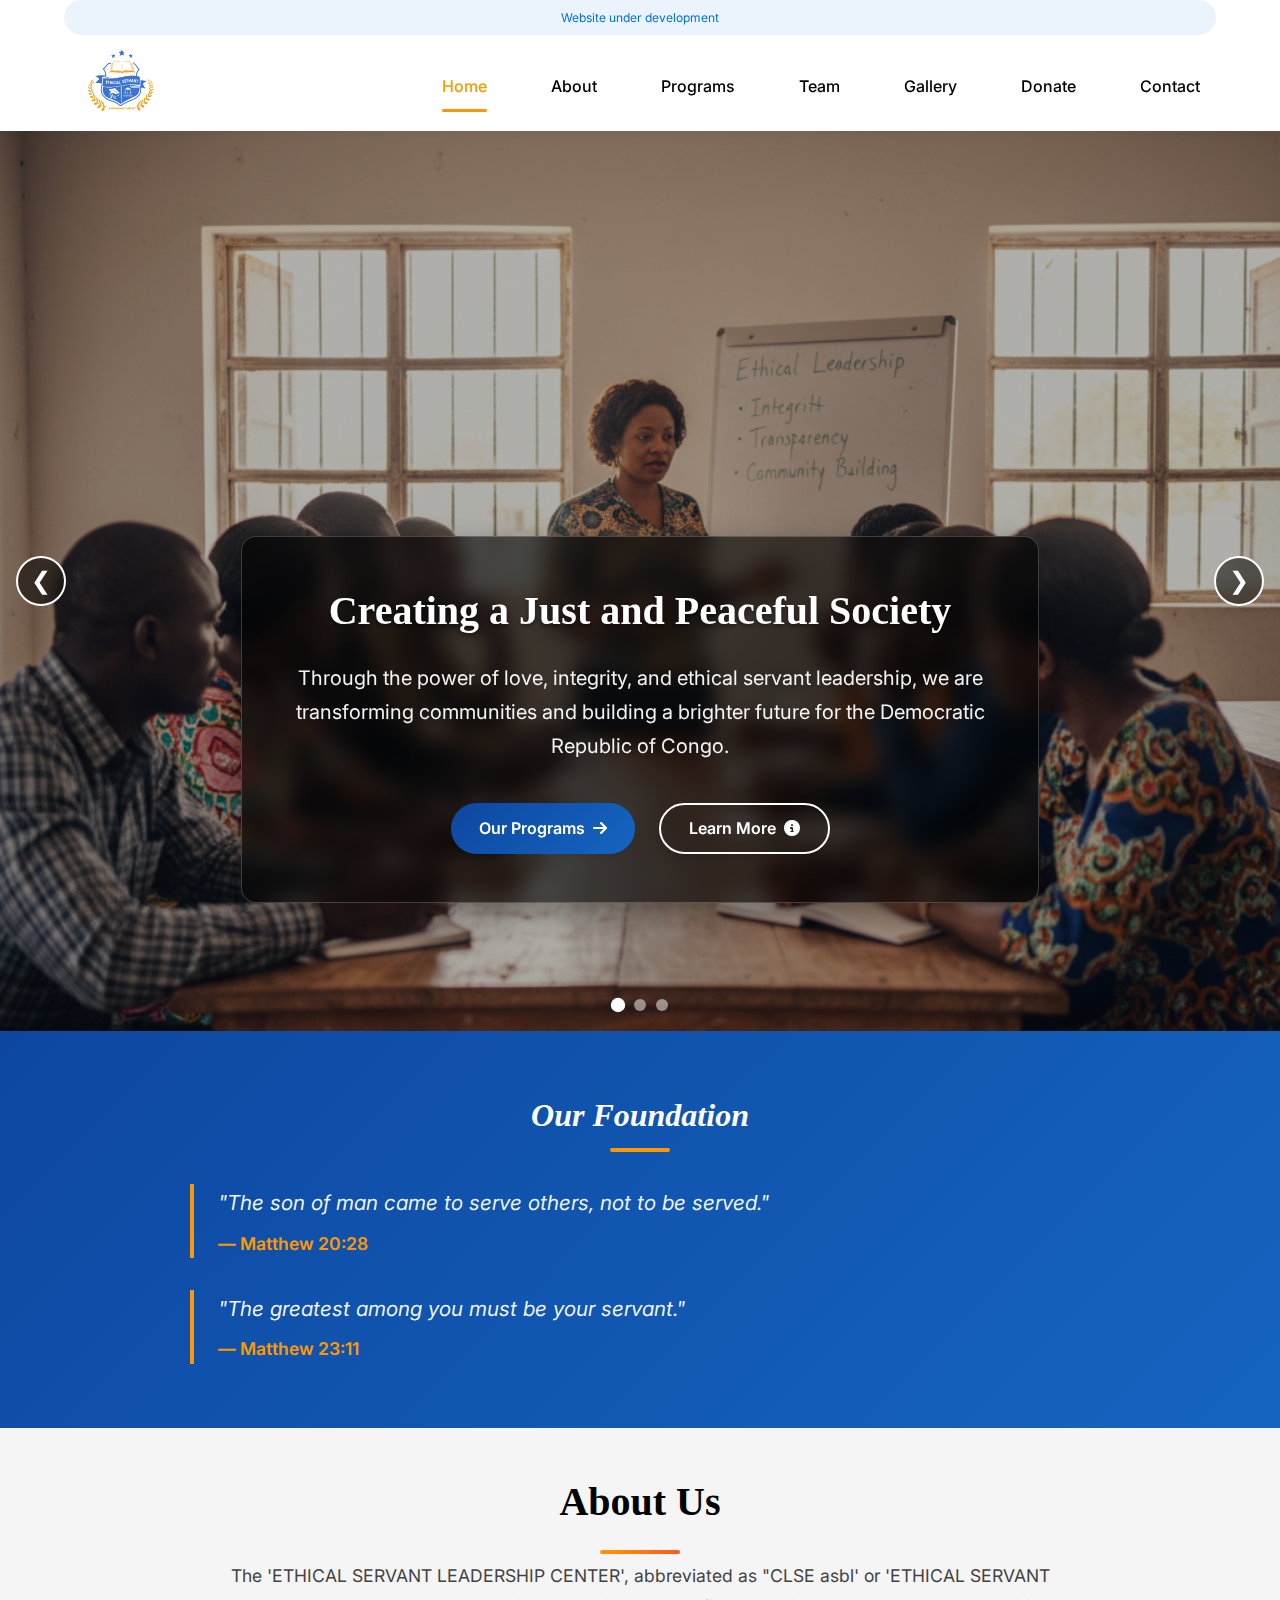
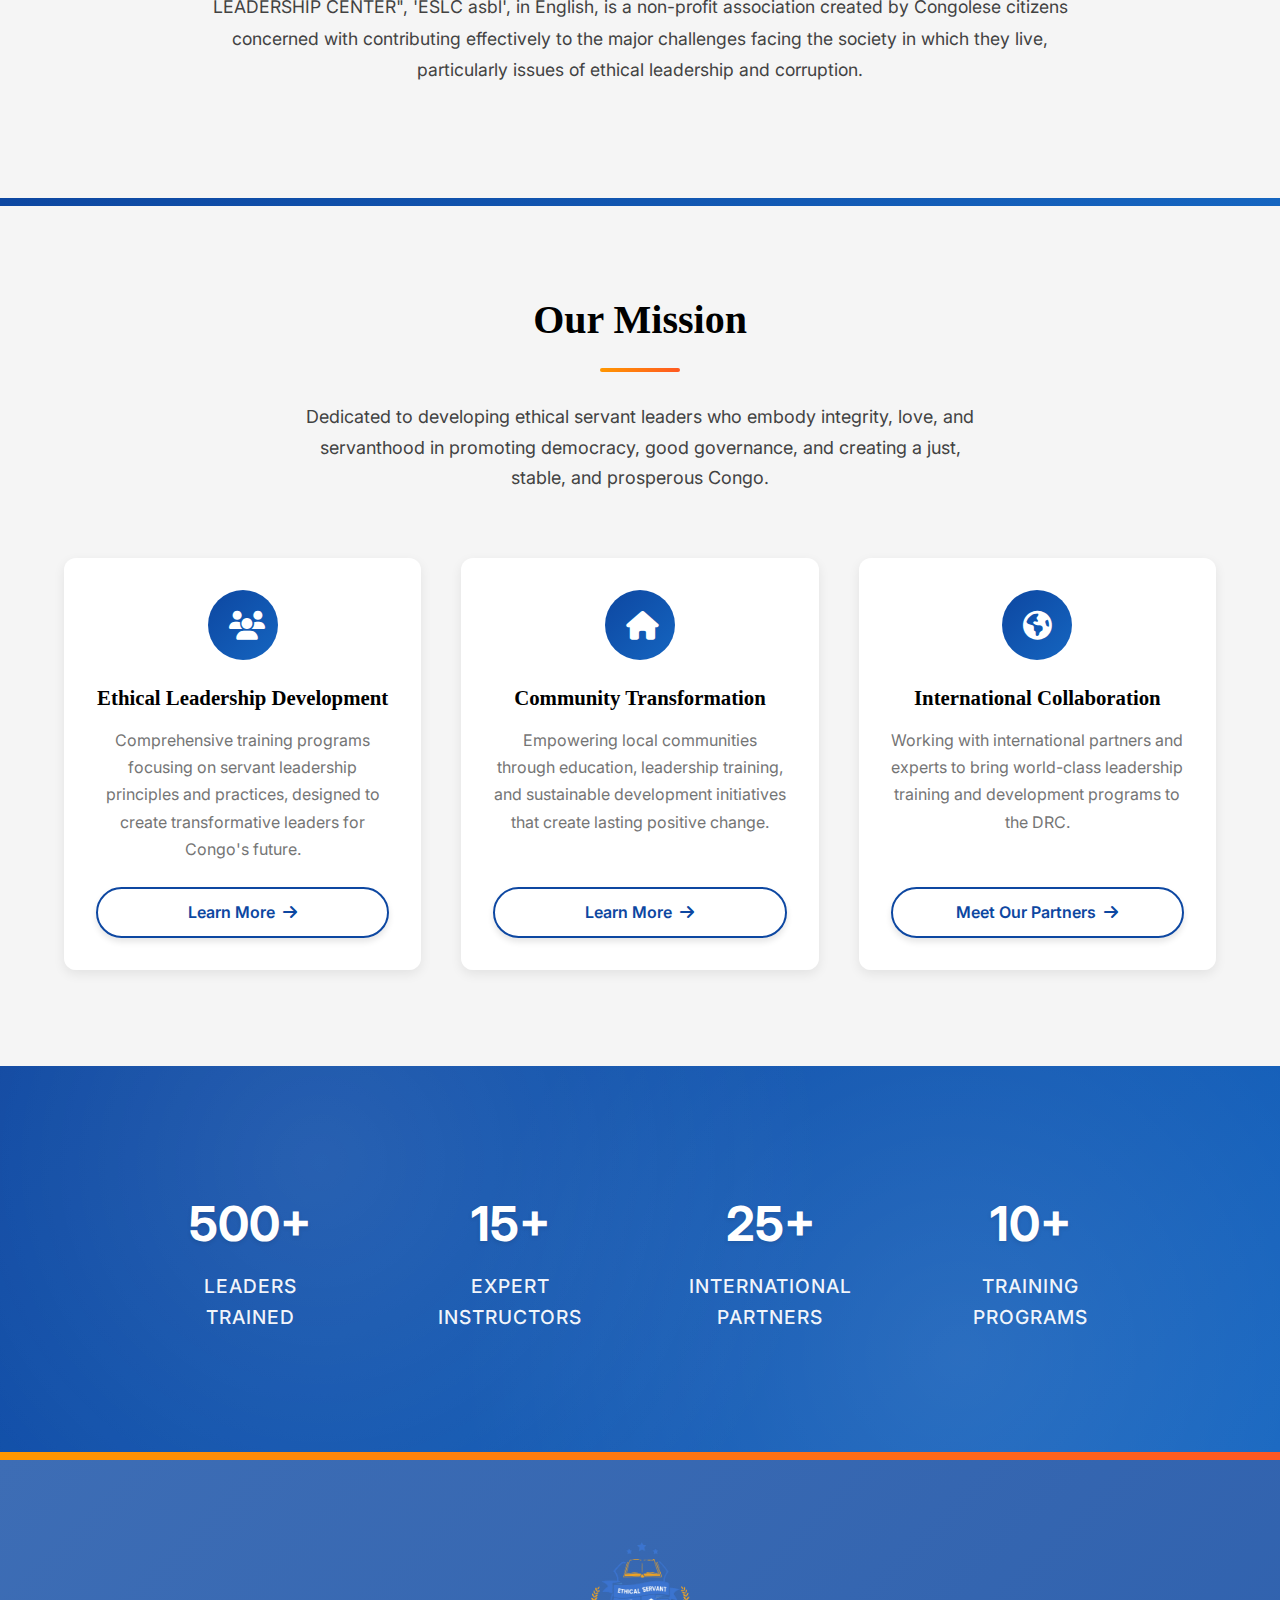
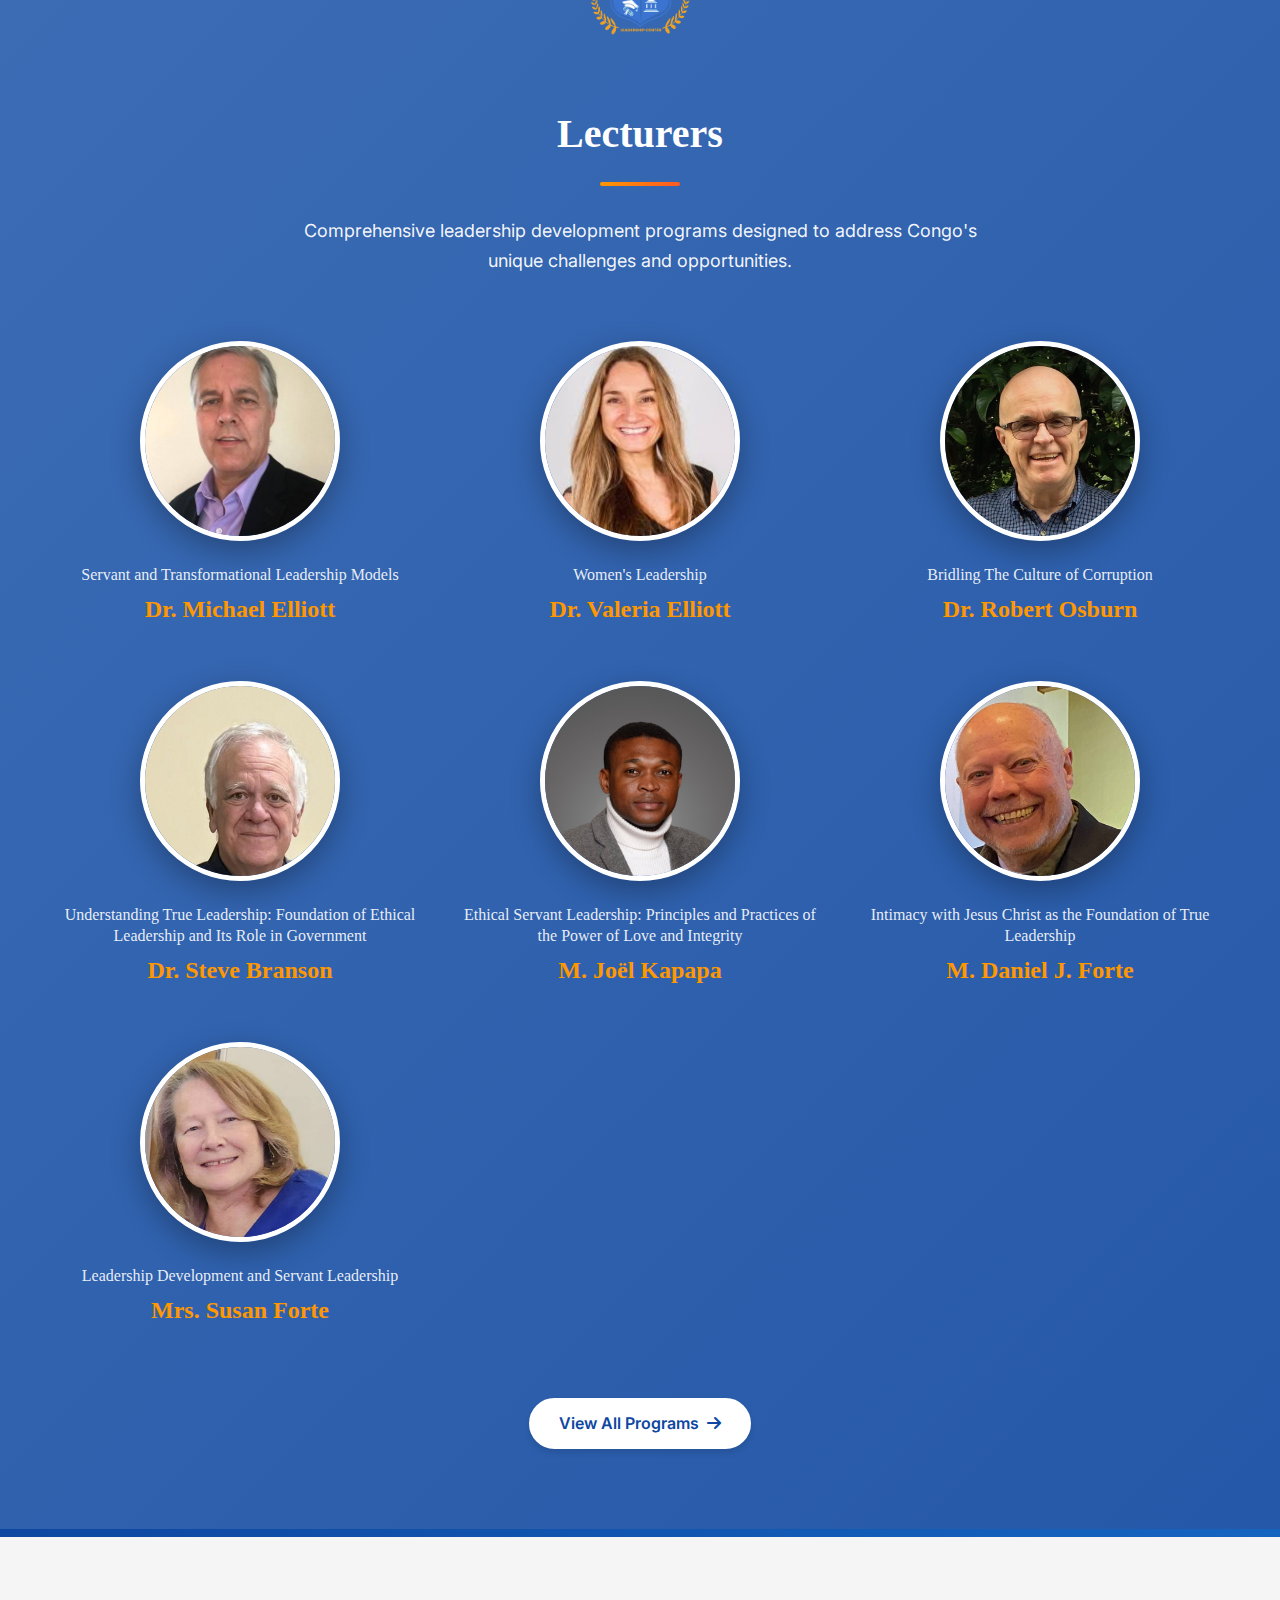
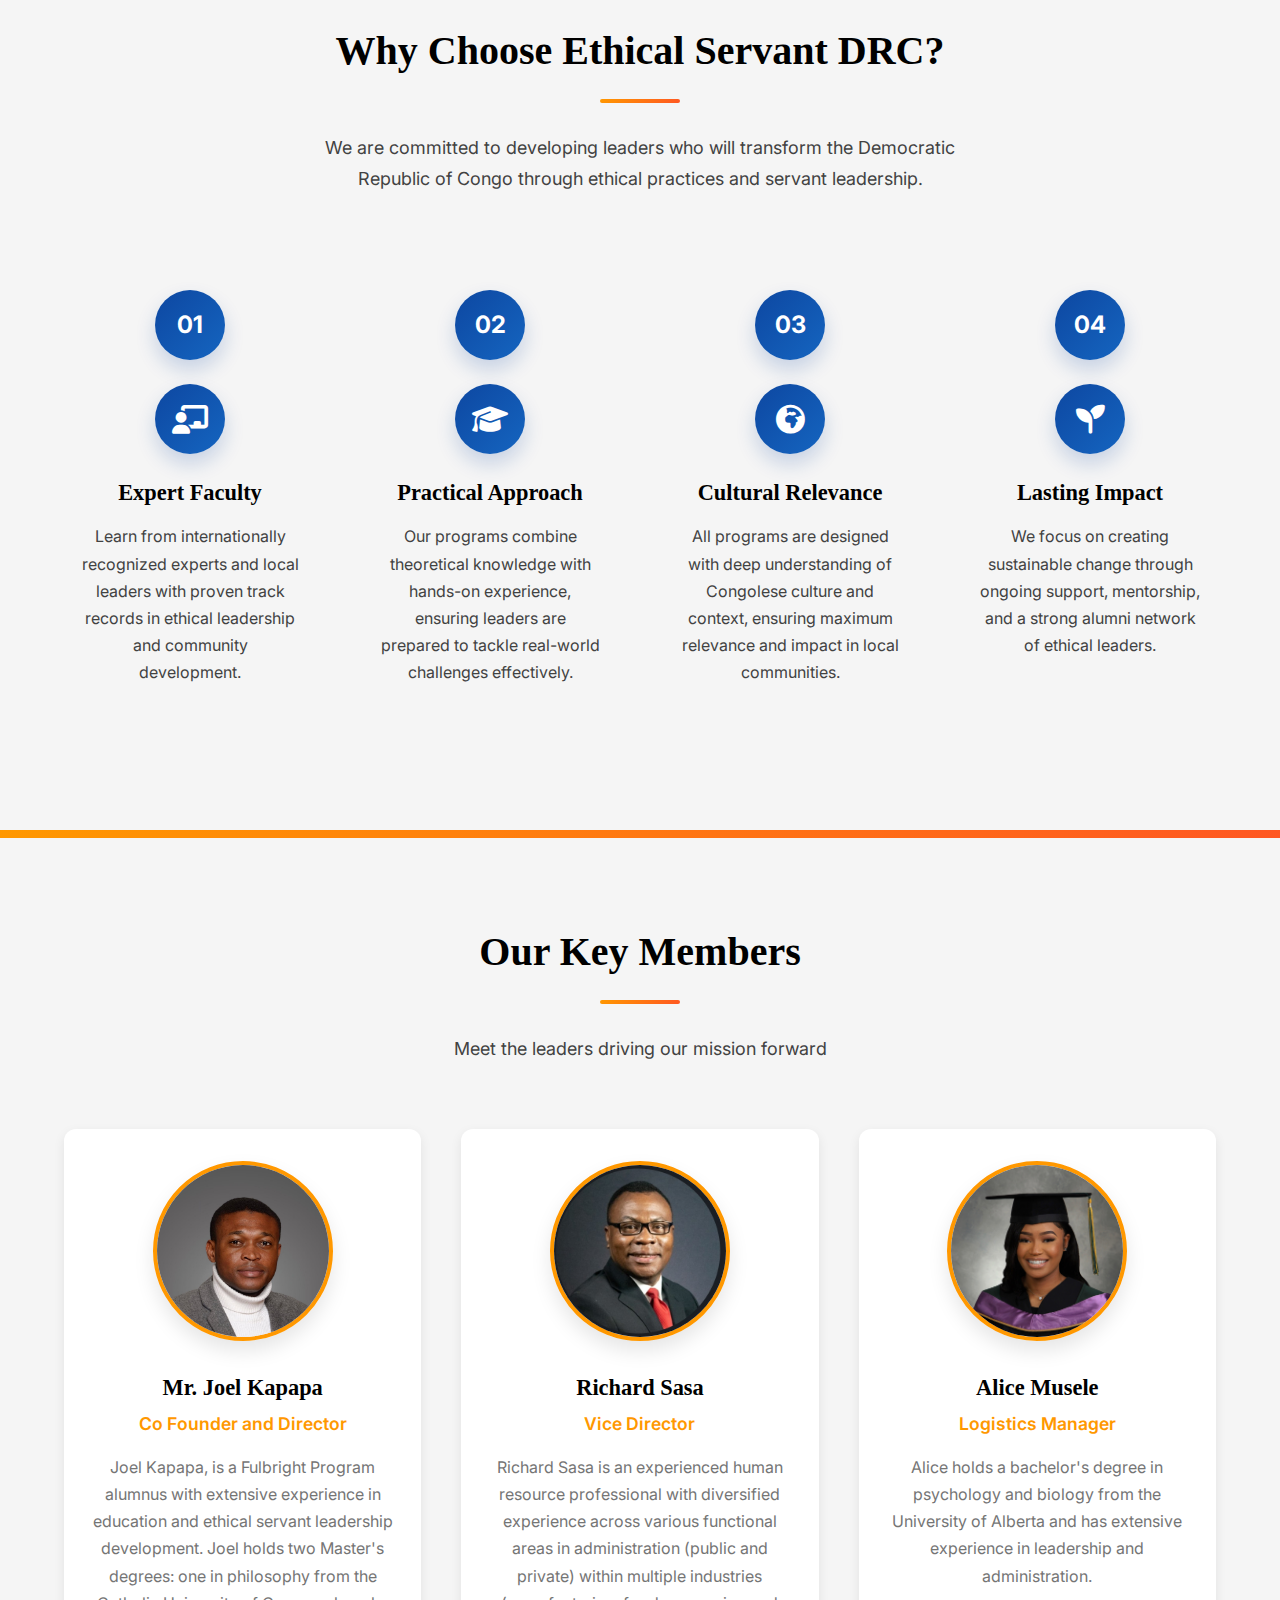
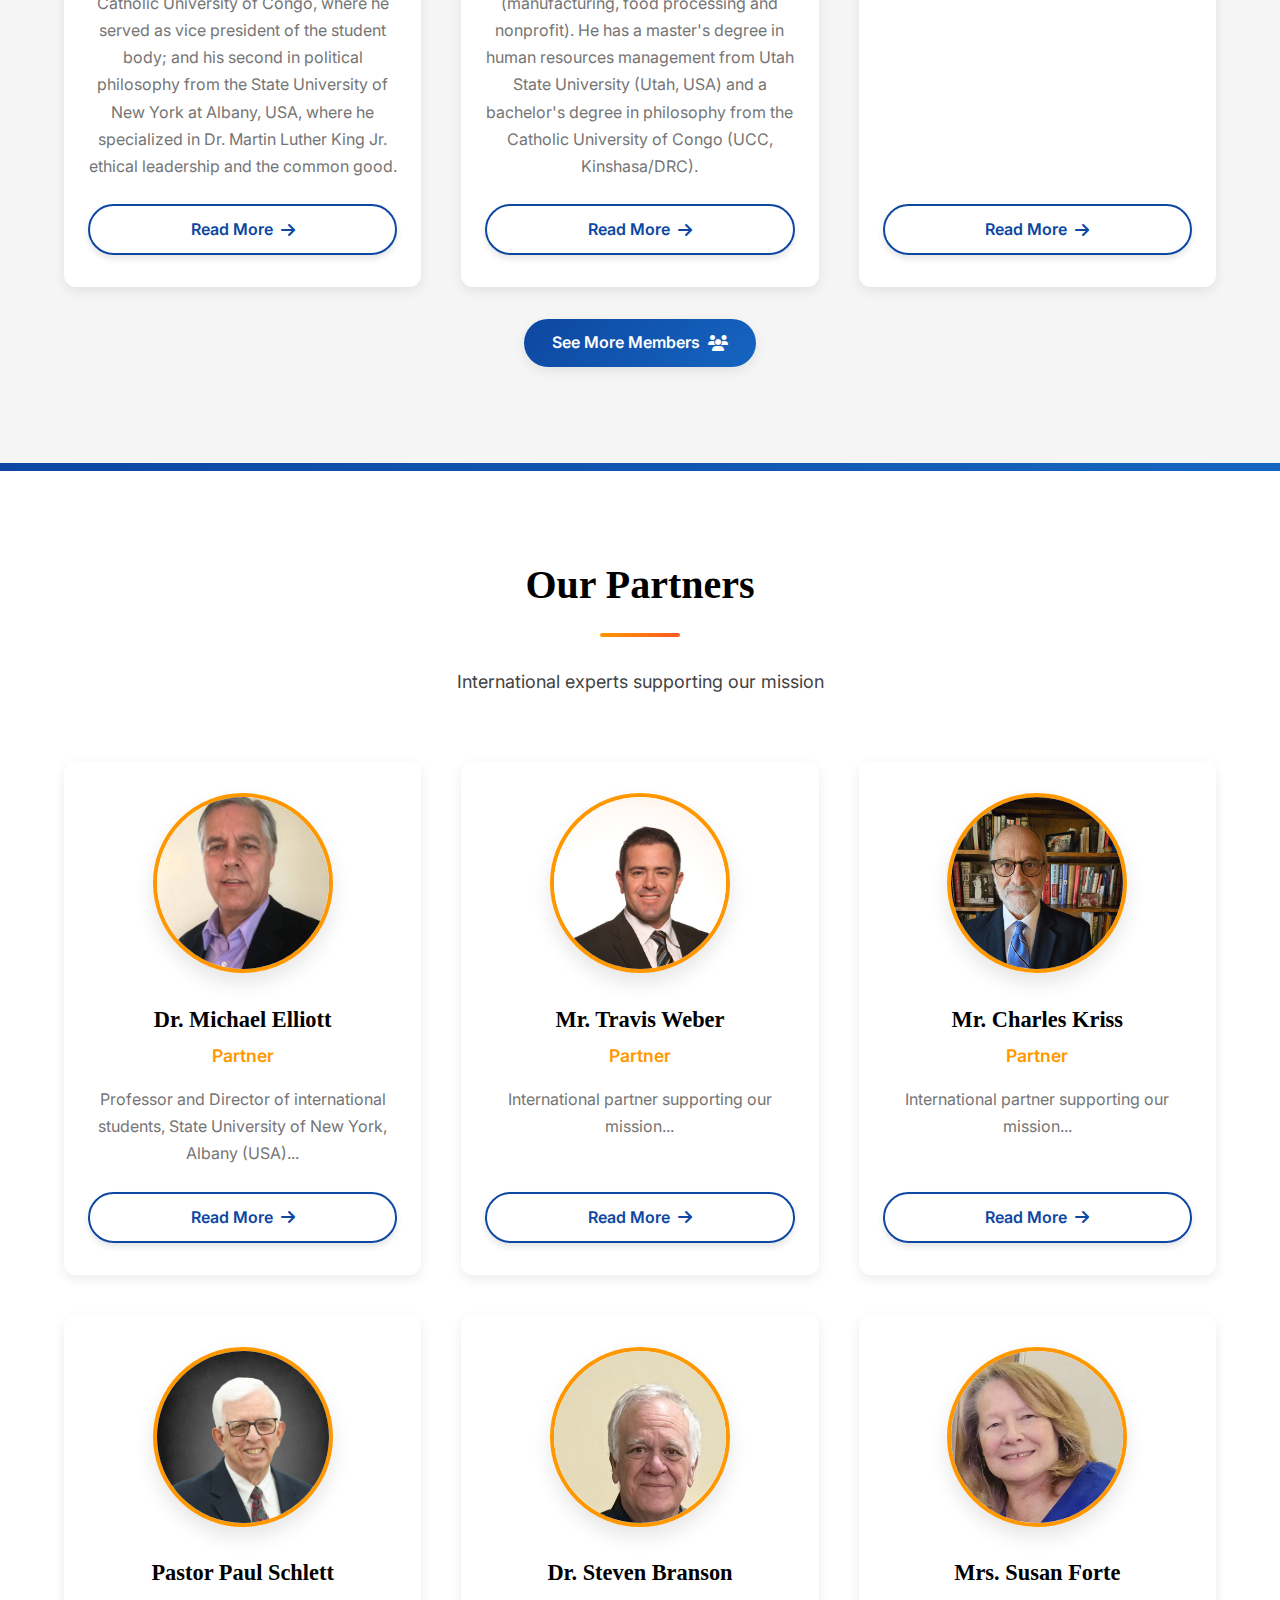
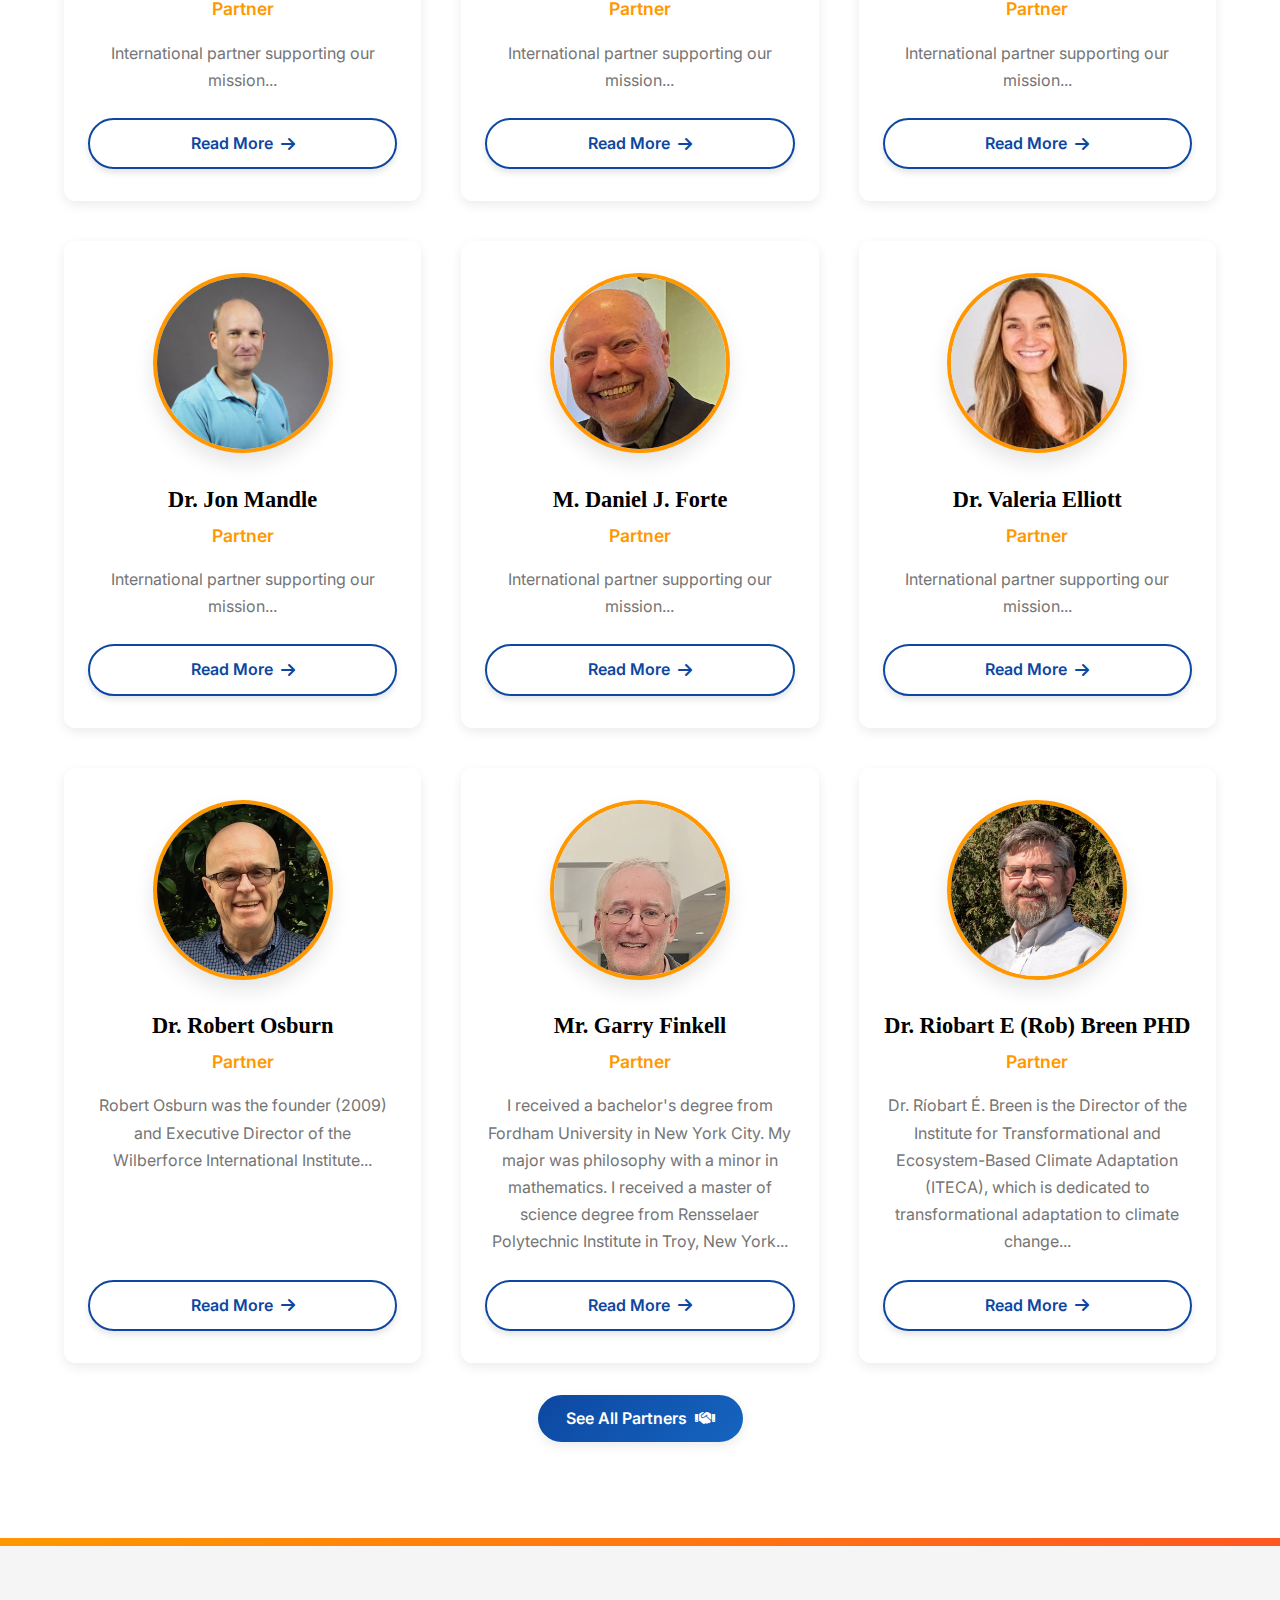
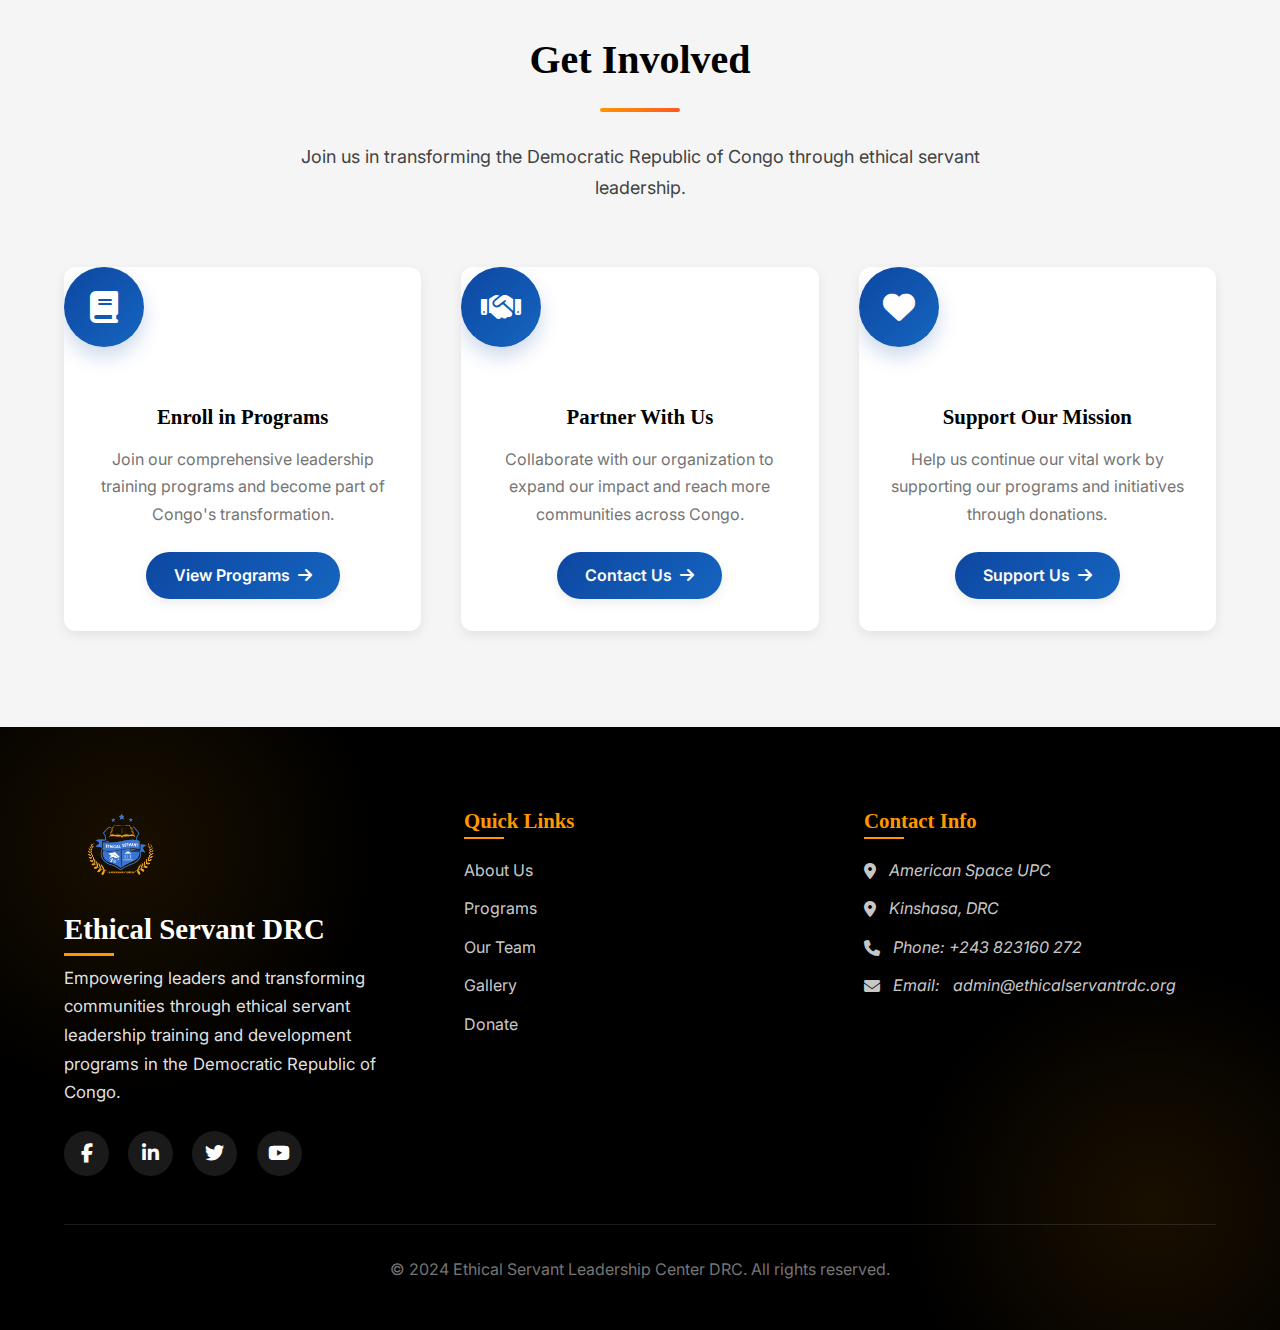
<file: about-fr.html>
<!DOCTYPE html>
<html lang="en">
<head>
    <meta charset="UTF-8">
    <meta name="viewport" content="width=device-width, initial-scale=1.0">
    <title>Ethical Servant DRC - Empowering Leaders, Transforming Futures</title>
    <link rel="stylesheet" href="styles.css">
    <link rel="preconnect" href="https://fonts.googleapis.com">
    <link rel="preconnect" href="https://fonts.gstatic.com" crossorigin>
    <link href="https://fonts.googleapis.com/css2?family=Inter:wght@300;400;500;600;700&display=swap" rel="stylesheet">
    <link rel="stylesheet" href="https://cdnjs.cloudflare.com/ajax/libs/font-awesome/6.4.0/css/all.min.css">
</head>
<body>
    <!-- Skip to main content for accessibility -->
    <a href="#main-content" class="skip-link">Skip to main content</a>

    <!-- Header with logo and navigation -->
    <header class="site-header">
        <div class="container">
            <div style="background-color: rgba(0, 113, 227, 0.08); padding: 0.5rem; text-align: center; margin-bottom: 0.5rem; border-radius: 980px;">
                <p style="color: #0071e3; font-weight: 400; margin: 0; font-size: 0.75rem;">Website under development</p>
            </div>
            <div class="header-content">
                <div class="logo">
                    <img src="images/logo.png" alt="Ethical Servant DRC Logo">
                </div>
                <nav class="main-nav" role="navigation" aria-label="Main navigation">
                    <button class="nav-toggle" id="navToggle" aria-expanded="false" aria-controls="navMenu">
                        <span class="hamburger-icon"></span>
                        <span class="sr-only">Toggle navigation</span>
                    </button>
                    <ul class="nav-menu" id="navMenu">
                        <li><a href="index.html" class="nav-link active">Home</a></li>
                        <li><a href="about.html" class="nav-link">About</a></li>
                        <li><a href="programs.html" class="nav-link">Programs</a></li>
                        <li><a href="team.html" class="nav-link">Team</a></li>
                        <li><a href="gallery.html" class="nav-link">Gallery</a></li>
                        <li><a href="donation.html" class="nav-link">Donate</a></li>
                        <li><a href="contact.html" class="nav-link">Contact</a></li>
                        <li class="language-switcher">
                            <button class="lang-btn active" data-lang="en">
                                <span class="flag">🇬🇧</span> EN
                            </button>
                            <span style="color: var(--text-gray);">|</span>
                            <button class="lang-btn" data-lang="fr">
                                <span class="flag">🇫🇷</span> FR
                            </button>
                        </li>
                    </ul>
                </nav>
            </div>
        </div>
    </header>

    <!-- Hero Section -->
    <section class="hero" id="main-content">
        <div class="hero-slider">
            <div class="slide active">
                <div class="slide-content">
                    <img src="images/Gemini_Generated_Image_1ucld61ucld61ucl.png" alt="Leadership Training">
                </div>
            </div>
            <div class="slide">
                <div class="slide-content">
                    <img src="images/Gemini_Generated_Image_9eiade9eiade9eia.png" alt="Community Development">
                </div>
            </div>
            <div class="slide">
                <div class="slide-content">
                    <img src="images/joel_present.jpeg" alt="Joel Teaching">
                </div>
            </div>
            <div class="slider-nav">
                <button class="prev-btn" aria-label="Previous slide">❮</button>
                <button class="next-btn" aria-label="Next slide">❯</button>
            </div>
            <div class="slider-dots">
                <span class="dot active" data-slide="0"></span>
                <span class="dot" data-slide="1"></span>
                <span class="dot" data-slide="2"></span>
            </div>
        </div>
        <div class="container">
            <div class="hero-content-wrapper">
                <div class="hero-content">
                    <h1 class="hero-title">Creating a Just and Peaceful Society</h1>
                    <p class="hero-subtitle">Through the power of love, integrity, and ethical servant leadership, we are transforming communities and building a brighter future for the Democratic Republic of Congo.</p>
                    <div class="hero-buttons">
                        <a href="programs.html" class="btn btn-primary">Our Programs <i class="fas fa-arrow-right"></i></a>
                        <a href="about.html" class="btn btn-secondary">Learn More <i class="fas fa-info-circle"></i></a>
                    </div>
                </div>
            </div>
        </div>
    </section>

    <!-- Bible Verse Section -->
    <section class="section" style="background: linear-gradient(135deg, var(--primary-blue) 0%, var(--secondary-blue) 100%); padding: 4rem 0;">
        <div class="container">
            <div style="text-align: center; color: var(--white); max-width: 900px; margin: 0 auto;">
                <h2 style="color: var(--white); font-size: 2rem; margin-bottom: 2rem; font-style: italic;">Our Foundation</h2>
                <blockquote style="border-left: 4px solid var(--orange); padding-left: 1.5rem; margin: 0 0 2rem 0; text-align: left;">
                    <p style="font-size: 1.3rem; line-height: 1.8; color: rgba(255, 255, 255, 0.95); margin-bottom: 0.5rem; font-style: italic;">
                        "The son of man came to serve others, not to be served."
                    </p>
                    <footer style="color: var(--orange); font-weight: 600; font-size: 1.1rem;">— Matthew 20:28</footer>
                </blockquote>
                <blockquote style="border-left: 4px solid var(--orange); padding-left: 1.5rem; margin: 0; text-align: left;">
                    <p style="font-size: 1.3rem; line-height: 1.8; color: rgba(255, 255, 255, 0.95); margin-bottom: 0.5rem; font-style: italic;">
                        "The greatest among you must be your servant."
                    </p>
                    <footer style="color: var(--orange); font-weight: 600; font-size: 1.1rem;">— Matthew 23:11</footer>
                </blockquote>
            </div>
        </div>
    </section>

    <!-- About ESLC Section -->
    <section class="section" style="background: var(--light-gray); padding: 3rem 0;">
        <div class="container">
            <div class="section-header text-center">
                <h2 class="section-title">About Us</h2>
                <p class="section-description" style="max-width: 900px; margin: 0 auto; font-size: 1.1rem; line-height: 1.8;">
                    The 'ETHICAL SERVANT LEADERSHIP CENTER', abbreviated as "CLSE asbl' or 'ETHICAL SERVANT LEADERSHIP CENTER", 'ESLC asbl', in English, is a non-profit association created by Congolese citizens concerned with contributing effectively to the major challenges facing the society in which they live, particularly issues of ethical leadership and corruption.
                </p>
            </div>
        </div>
    </section>

    <!-- Mission Section -->
    <section class="section mission-section">
        <div class="container">
            <div class="section-header text-center">
                <h2 class="section-title">Our Mission</h2>
                <p class="section-description">Dedicated to developing ethical servant leaders who embody integrity, love, and servanthood in promoting democracy, good governance, and creating a just, stable, and prosperous Congo.</p>
            </div>
            
            <div class="mission-cards">
                <div class="card mission-card">
                    <div class="card-icon">
                        <i class="fas fa-users"></i>
                    </div>
                    <h3 class="card-title">Ethical Leadership Development</h3>
                    <p class="card-text">Comprehensive training programs focusing on servant leadership principles and practices, designed to create transformative leaders for Congo's future.</p>
                    <a href="programs.html" class="btn btn-outline">Learn More <i class="fas fa-arrow-right"></i></a>
                </div>
                
                <div class="card mission-card">
                    <div class="card-icon">
                        <i class="fas fa-home"></i>
                    </div>
                    <h3 class="card-title">Community Transformation</h3>
                    <p class="card-text">Empowering local communities through education, leadership training, and sustainable development initiatives that create lasting positive change.</p>
                    <a href="programs.html" class="btn btn-outline">Learn More <i class="fas fa-arrow-right"></i></a>
                </div>
                
                <div class="card mission-card">
                    <div class="card-icon">
                        <i class="fas fa-globe-americas"></i>
                    </div>
                    <h3 class="card-title">International Collaboration</h3>
                    <p class="card-text">Working with international partners and experts to bring world-class leadership training and development programs to the DRC.</p>
                    <a href="team.html" class="btn btn-outline">Meet Our Partners <i class="fas fa-arrow-right"></i></a>
                </div>
            </div>
        </div>
    </section>

    <!-- Stats Section -->
    <section class="section stats-section">
        <div class="container">
            <div class="stats-grid">
                <div class="stat-item">
                    <div class="stat-number">500+</div>
                    <div class="stat-label">Leaders Trained</div>
                </div>
                <div class="stat-item">
                    <div class="stat-number">15+</div>
                    <div class="stat-label">Expert Instructors</div>
                </div>
                <div class="stat-item">
                    <div class="stat-number">25+</div>
                    <div class="stat-label">International Partners</div>
                </div>
                <div class="stat-item">
                    <div class="stat-number">10+</div>
                    <div class="stat-label">Training Programs</div>
                </div>
            </div>
        </div>
    </section>

    <!-- Programs Section -->
    <section class="section programs-section" style="background: linear-gradient(135deg, #3d6db5 0%, #2558a8 100%); padding: 5rem 0;">
        <div class="container">
            <div class="section-header text-center">
                <div style="margin-bottom: 2rem;">
                    <img src="images/logo.png" alt="Ethical Servant Leadership Center Logo" style="height: 120px; width: auto; margin-bottom: 1rem;">
                </div>
                <h2 class="section-title" style="color: var(--white);">Lecturers</h2>
                <p class="section-description" style="color: rgba(255, 255, 255, 0.95);">Comprehensive leadership development programs designed to address Congo's unique challenges and opportunities.</p>
            </div>

            <div style="display: grid; grid-template-columns: repeat(auto-fit, minmax(280px, 1fr)); gap: 3rem; margin-top: 3rem;">
                <!-- Dr. Michael Elliott -->
                <div style="text-align: center;">
                    <div style="width: 200px; height: 200px; margin: 0 auto 1.5rem; border-radius: 50%; overflow: hidden; border: 5px solid var(--white); box-shadow: 0 10px 30px rgba(0,0,0,0.3);">
                        <img src="images/dr.mikeelliott.jpg" alt="Dr. Michael Elliott" style="width: 100%; height: 100%; object-fit: cover; object-position: top;">
                    </div>
                    <h4 style="color: rgba(255, 255, 255, 0.9); font-size: 1rem; margin-bottom: 0.5rem; font-weight: 500;">Servant and Transformational Leadership Models</h4>
                    <h3 style="color: var(--orange); font-size: 1.5rem; font-weight: 700; margin-bottom: 0.5rem;">Dr. Michael Elliott</h3>
                </div>

                <!-- Dr. Valeria Elliott -->
                <div style="text-align: center;">
                    <div style="width: 200px; height: 200px; margin: 0 auto 1.5rem; border-radius: 50%; overflow: hidden; border: 5px solid var(--white); box-shadow: 0 10px 30px rgba(0,0,0,0.3);">
                        <img src="images/valeria_elliot.jpeg" alt="Dr. Valeria Elliott" style="width: 100%; height: 100%; object-fit: cover; object-position: top;">
                    </div>
                    <h4 style="color: rgba(255, 255, 255, 0.9); font-size: 1rem; margin-bottom: 0.5rem; font-weight: 500;">Women's Leadership</h4>
                    <h3 style="color: var(--orange); font-size: 1.5rem; font-weight: 700; margin-bottom: 0.5rem;">Dr. Valeria Elliott</h3>
                </div>

                <!-- Dr. Robert Osburn -->
                <div style="text-align: center;">
                    <div style="width: 200px; height: 200px; margin: 0 auto 1.5rem; border-radius: 50%; overflow: hidden; border: 5px solid var(--white); box-shadow: 0 10px 30px rgba(0,0,0,0.3);">
                        <img src="images/robert _osburn.jpeg" alt="Dr. Robert Osburn" style="width: 100%; height: 100%; object-fit: cover; object-position: top;">
                    </div>
                    <h4 style="color: rgba(255, 255, 255, 0.9); font-size: 1rem; margin-bottom: 0.5rem; font-weight: 500;">Bridling The Culture of Corruption</h4>
                    <h3 style="color: var(--orange); font-size: 1.5rem; font-weight: 700; margin-bottom: 0.5rem;">Dr. Robert Osburn</h3>
                </div>

                <!-- Dr. Steve Branson -->
                <div style="text-align: center;">
                    <div style="width: 200px; height: 200px; margin: 0 auto 1.5rem; border-radius: 50%; overflow: hidden; border: 5px solid var(--white); box-shadow: 0 10px 30px rgba(0,0,0,0.3);">
                        <img src="images/steven_branson.jpeg" alt="Dr. Steve Branson" style="width: 100%; height: 100%; object-fit: cover; object-position: top;">
                    </div>
                    <h4 style="color: rgba(255, 255, 255, 0.9); font-size: 1rem; margin-bottom: 0.5rem; font-weight: 500;">Understanding True Leadership: Foundation of Ethical Leadership and Its Role in Government</h4>
                    <h3 style="color: var(--orange); font-size: 1.5rem; font-weight: 700; margin-bottom: 0.5rem;">Dr. Steve Branson</h3>
                </div>

                <!-- M. Joël Kapapa -->
                <div style="text-align: center;">
                    <div style="width: 200px; height: 200px; margin: 0 auto 1.5rem; border-radius: 50%; overflow: hidden; border: 5px solid var(--white); box-shadow: 0 10px 30px rgba(0,0,0,0.3);">
                        <img src="images/joel.jpeg" alt="M. Joël Kapapa" style="width: 100%; height: 100%; object-fit: cover; object-position: top;">
                    </div>
                    <h4 style="color: rgba(255, 255, 255, 0.9); font-size: 1rem; margin-bottom: 0.5rem; font-weight: 500;">Ethical Servant Leadership: Principles and Practices of the Power of Love and Integrity</h4>
                    <h3 style="color: var(--orange); font-size: 1.5rem; font-weight: 700; margin-bottom: 0.5rem;">M. Joël Kapapa</h3>
                </div>

                <!-- M. Daniel J. Forte -->
                <div style="text-align: center;">
                    <div style="width: 200px; height: 200px; margin: 0 auto 1.5rem; border-radius: 50%; overflow: hidden; border: 5px solid var(--white); box-shadow: 0 10px 30px rgba(0,0,0,0.3);">
                        <img src="images/daniel j. forte.jpg" alt="M. Daniel J. Forte" style="width: 100%; height: 100%; object-fit: cover; object-position: 0 -30px;">
                    </div>
                    <h4 style="color: rgba(255, 255, 255, 0.9); font-size: 1rem; margin-bottom: 0.5rem; font-weight: 500;">Intimacy with Jesus Christ as the Foundation of True Leadership</h4>
                    <h3 style="color: var(--orange); font-size: 1.5rem; font-weight: 700; margin-bottom: 0.5rem;">M. Daniel J. Forte</h3>
                </div>

                <!-- Mrs. Susan Forte -->
                <div style="text-align: center;">
                    <div style="width: 200px; height: 200px; margin: 0 auto 1.5rem; border-radius: 50%; overflow: hidden; border: 5px solid var(--white); box-shadow: 0 10px 30px rgba(0,0,0,0.3);">
                        <img src="images/susan.jpeg" alt="Mrs. Susan Forte" style="width: 100%; height: 100%; object-fit: cover; object-position: top;">
                    </div>
                    <h4 style="color: rgba(255, 255, 255, 0.9); font-size: 1rem; margin-bottom: 0.5rem; font-weight: 500;">Leadership Development and Servant Leadership</h4>
                    <h3 style="color: var(--orange); font-size: 1.5rem; font-weight: 700; margin-bottom: 0.5rem;">Mrs. Susan Forte</h3>
                </div>
            </div>

            <div class="text-center section-cta" style="margin-top: 4rem;">
                <a href="programs.html" class="btn btn-secondary" style="background: var(--white); color: var(--primary-blue); border: 2px solid var(--white);">View All Programs <i class="fas fa-arrow-right"></i></a>
            </div>
        </div>
    </section>

    <!-- Why Choose Us Section -->
    <section class="section why-choose-section">
        <div class="container">
            <div class="section-header text-center">
                <h2 class="section-title">Why Choose Ethical Servant DRC?</h2>
                <p class="section-description">We are committed to developing leaders who will transform the Democratic Republic of Congo through ethical practices and servant leadership.</p>
            </div>
            
            <div class="features-grid">
                <div class="feature-item">
                    <div class="feature-number">01</div>
                    <div class="feature-icon"><i class="fas fa-chalkboard-teacher"></i></div>
                    <h3 class="feature-title">Expert Faculty</h3>
                    <p class="feature-description">Learn from internationally recognized experts and local leaders with proven track records in ethical leadership and community development.</p>
                </div>
                
                <div class="feature-item">
                    <div class="feature-number">02</div>
                    <div class="feature-icon"><i class="fas fa-graduation-cap"></i></div>
                    <h3 class="feature-title">Practical Approach</h3>
                    <p class="feature-description">Our programs combine theoretical knowledge with hands-on experience, ensuring leaders are prepared to tackle real-world challenges effectively.</p>
                </div>
                
                <div class="feature-item">
                    <div class="feature-number">03</div>
                    <div class="feature-icon"><i class="fas fa-globe-africa"></i></div>
                    <h3 class="feature-title">Cultural Relevance</h3>
                    <p class="feature-description">All programs are designed with deep understanding of Congolese culture and context, ensuring maximum relevance and impact in local communities.</p>
                </div>
                
                <div class="feature-item">
                    <div class="feature-number">04</div>
                    <div class="feature-icon"><i class="fas fa-seedling"></i></div>
                    <h3 class="feature-title">Lasting Impact</h3>
                    <p class="feature-description">We focus on creating sustainable change through ongoing support, mentorship, and a strong alumni network of ethical leaders.</p>
                </div>
            </div>
        </div>
    </section>

    <!-- Key Members Section -->
    <section class="section key-members-section">
        <div class="container">
            <div class="section-header text-center">
                <h2 class="section-title">Our Key Members</h2>
                <p class="section-description">Meet the leaders driving our mission forward</p>
            </div>
            
            <div class="members-grid">
                <div class="card member-card">
                    <div class="card-body">
                        <div class="instructor-profile">
                            <img src="images/joel.jpeg" alt="Mr. Joel Kapapa" class="instructor-image">
                        </div>
                        <h3 class="member-name">Mr. Joel Kapapa</h3>
                        <p class="member-role">Co Founder and Director</p>
                        <p class="card-text">Joel Kapapa, is a Fulbright Program alumnus with extensive experience in education and ethical servant leadership development. Joel holds two Master's degrees: one in philosophy from the Catholic University of Congo, where he served as vice president of the student body; and his second in political philosophy from the State University of New York at Albany, USA, where he specialized in Dr. Martin Luther King Jr. ethical leadership and the common good.</p>
                        <a href="team.html#joel-kapapa" class="btn btn-outline">Read More <i class="fas fa-arrow-right"></i></a>
                    </div>
                </div>

                <div class="card member-card">
                    <div class="card-body">
                        <div class="instructor-profile">
                            <img src="images/richardsasa.jpg" alt="Richard Sasa" class="instructor-image">
                        </div>
                        <h3 class="member-name">Richard Sasa</h3>
                        <p class="member-role">Vice Director</p>
                        <p class="card-text">Richard Sasa is an experienced human resource professional with diversified experience across various functional areas in administration (public and private) within multiple industries (manufacturing, food processing and nonprofit). He has a master's degree in human resources management from Utah State University (Utah, USA) and a bachelor's degree in philosophy from the Catholic University of Congo (UCC, Kinshasa/DRC).</p>
                        <a href="team.html#richard-sasa" class="btn btn-outline">Read More <i class="fas fa-arrow-right"></i></a>
                    </div>
                </div>

                <div class="card member-card">
                    <div class="card-body">
                        <div class="instructor-profile">
                            <img src="images/alicemusele.jpg" alt="Alice Musele" class="instructor-image">
                        </div>
                        <h3 class="member-name">Alice Musele</h3>
                        <p class="member-role">Logistics Manager</p>
                        <p class="card-text">Alice holds a bachelor's degree in psychology and biology from the University of Alberta and has extensive experience in leadership and administration.</p>
                        <a href="team.html#alice-musele" class="btn btn-outline">Read More <i class="fas fa-arrow-right"></i></a>
                    </div>
                </div>
            </div>
            
            <div class="text-center" style="margin-top: 2rem;">
                <a href="team.html" class="btn btn-primary">See More Members <i class="fas fa-users"></i></a>
            </div>
        </div>
    </section>
    
    <!-- Partners Section -->
    <section class="section partners-section">
        <div class="container">
            <div class="section-header text-center">
                <h2 class="section-title">Our Partners</h2>
                <p class="section-description">International experts supporting our mission</p>
            </div>

            <div class="partners-grid">
                <div class="card partner-card">
                    <div class="card-body">
                        <div class="instructor-profile">
                            <img src="images/dr.mikeelliott.jpg" alt="Dr. Michael Elliott" class="instructor-image">
                        </div>
                        <h3 class="partner-name">Dr. Michael Elliott</h3>
                        <p class="partner-role">Partner</p>
                        <p class="card-text">Professor and Director of international students, State University of New York, Albany (USA)...</p>
                        <a href="team.html" class="btn btn-outline">Read More <i class="fas fa-arrow-right"></i></a>
                    </div>
                </div>

                <div class="card partner-card">
                    <div class="card-body">
                        <div class="instructor-profile">
                            <img src="images/travis.jpeg" alt="Mr. Travis Weber" class="instructor-image">
                        </div>
                        <h3 class="partner-name">Mr. Travis Weber</h3>
                        <p class="partner-role">Partner</p>
                        <p class="card-text">International partner supporting our mission...</p>
                        <a href="team.html" class="btn btn-outline">Read More <i class="fas fa-arrow-right"></i></a>
                    </div>
                </div>

                <div class="card partner-card">
                    <div class="card-body">
                        <div class="instructor-profile">
                            <img src="images/Charles_kriss.jpeg" alt="Mr. Charles Kriss" class="instructor-image">
                        </div>
                        <h3 class="partner-name">Mr. Charles Kriss</h3>
                        <p class="partner-role">Partner</p>
                        <p class="card-text">International partner supporting our mission...</p>
                        <a href="team.html" class="btn btn-outline">Read More <i class="fas fa-arrow-right"></i></a>
                    </div>
                </div>

                <div class="card partner-card">
                    <div class="card-body">
                        <div class="instructor-profile">
                            <img src="images/pastor_paul.jpeg" alt="Pastor Paul Schlett" class="instructor-image">
                        </div>
                        <h3 class="partner-name">Pastor Paul Schlett</h3>
                        <p class="partner-role">Partner</p>
                        <p class="card-text">International partner supporting our mission...</p>
                        <a href="team.html" class="btn btn-outline">Read More <i class="fas fa-arrow-right"></i></a>
                    </div>
                </div>

                <div class="card partner-card">
                    <div class="card-body">
                        <div class="instructor-profile">
                            <img src="images/steven_branson.jpeg" alt="Dr. Steven Branson" class="instructor-image">
                        </div>
                        <h3 class="partner-name">Dr. Steven Branson</h3>
                        <p class="partner-role">Partner</p>
                        <p class="card-text">International partner supporting our mission...</p>
                        <a href="team.html" class="btn btn-outline">Read More <i class="fas fa-arrow-right"></i></a>
                    </div>
                </div>

                <div class="card partner-card">
                    <div class="card-body">
                        <div class="instructor-profile">
                            <img src="images/susan.jpeg" alt="Mrs. Susan Forte" class="instructor-image">
                        </div>
                        <h3 class="partner-name">Mrs. Susan Forte</h3>
                        <p class="partner-role">Partner</p>
                        <p class="card-text">International partner supporting our mission...</p>
                        <a href="team.html" class="btn btn-outline">Read More <i class="fas fa-arrow-right"></i></a>
                    </div>
                </div>

                <div class="card partner-card">
                    <div class="card-body">
                        <div class="instructor-profile">
                            <img src="images/dr_Jon _mandle.jpeg" alt="Dr. Jon Mandle" class="instructor-image">
                        </div>
                        <h3 class="partner-name">Dr. Jon Mandle</h3>
                        <p class="partner-role">Partner</p>
                        <p class="card-text">International partner supporting our mission...</p>
                        <a href="team.html" class="btn btn-outline">Read More <i class="fas fa-arrow-right"></i></a>
                    </div>
                </div>

                <div class="card partner-card">
                    <div class="card-body">
                        <div class="instructor-profile">
                            <img src="images/daniel j. forte.jpg" alt="M. Daniel J. Forte" class="instructor-image" style="object-position: 0 -30px;">
                        </div>
                        <h3 class="partner-name">M. Daniel J. Forte</h3>
                        <p class="partner-role">Partner</p>
                        <p class="card-text">International partner supporting our mission...</p>
                        <a href="team.html" class="btn btn-outline">Read More <i class="fas fa-arrow-right"></i></a>
                    </div>
                </div>

                <div class="card partner-card">
                    <div class="card-body">
                        <div class="instructor-profile">
                            <img src="images/valeria_elliot.jpeg" alt="Dr. Valeria Elliott" class="instructor-image">
                        </div>
                        <h3 class="partner-name">Dr. Valeria Elliott</h3>
                        <p class="partner-role">Partner</p>
                        <p class="card-text">International partner supporting our mission...</p>
                        <a href="team.html" class="btn btn-outline">Read More <i class="fas fa-arrow-right"></i></a>
                    </div>
                </div>

                <div class="card partner-card">
                    <div class="card-body">
                        <div class="instructor-profile">
                            <img src="images/robert _osburn.jpeg" alt="Dr. Robert Osburn" class="instructor-image">
                        </div>
                        <h3 class="partner-name">Dr. Robert Osburn</h3>
                        <p class="partner-role">Partner</p>
                        <p class="card-text">Robert Osburn was the founder (2009) and Executive Director of the Wilberforce International Institute...</p>
                        <a href="team.html" class="btn btn-outline">Read More <i class="fas fa-arrow-right"></i></a>
                    </div>
                </div>

                <div class="card partner-card">
                    <div class="card-body">
                        <div class="instructor-profile">
                            <img src="images/garry.png" alt="Mr. Garry Finkell" class="instructor-image">
                        </div>
                        <h3 class="partner-name">Mr. Garry Finkell</h3>
                        <p class="partner-role">Partner</p>
                        <p class="card-text">I received a bachelor's degree from Fordham University in New York City. My major was philosophy with a minor in mathematics. I received a master of science degree from Rensselaer Polytechnic Institute in Troy, New York...</p>
                        <a href="team.html" class="btn btn-outline">Read More <i class="fas fa-arrow-right"></i></a>
                    </div>
                </div>

                <div class="card partner-card">
                    <div class="card-body">
                        <div class="instructor-profile">
                            <img src="images/dr. breen.jpg" alt="Dr. Riobart Breen" class="instructor-image">
                        </div>
                        <h3 class="partner-name">Dr. Riobart E (Rob) Breen PHD</h3>
                        <p class="partner-role">Partner</p>
                        <p class="card-text">Dr. Ríobart É. Breen is the Director of the Institute for Transformational and Ecosystem-Based Climate Adaptation (ITECA), which is dedicated to transformational adaptation to climate change...</p>
                        <a href="team.html" class="btn btn-outline">Read More <i class="fas fa-arrow-right"></i></a>
                    </div>
                </div>
            </div>

            <div class="text-center" style="margin-top: 2rem;">
                <a href="team.html" class="btn btn-primary">See All Partners <i class="fas fa-handshake"></i></a>
            </div>
        </div>
    </section>
    
    <!-- Get Involved Section -->
    <section class="section get-involved-section">
        <div class="container">
            <div class="section-header text-center">
                <h2 class="section-title">Get Involved</h2>
                <p class="section-description">Join us in transforming the Democratic Republic of Congo through ethical servant leadership.</p>
            </div>
            
            <div class="involved-grid">
                <div class="card involved-card text-center">
                    <div class="card-icon-large">
                        <i class="fas fa-book"></i>
                    </div>
                    <div class="card-body">
                        <h3 class="card-title">Enroll in Programs</h3>
                        <p class="card-text">Join our comprehensive leadership training programs and become part of Congo's transformation.</p>
                        <a href="programs.html" class="btn btn-primary">View Programs <i class="fas fa-arrow-right"></i></a>
                    </div>
                </div>
                
                <div class="card involved-card text-center">
                    <div class="card-icon-large">
                        <i class="fas fa-handshake"></i>
                    </div>
                    <div class="card-body">
                        <h3 class="card-title">Partner With Us</h3>
                        <p class="card-text">Collaborate with our organization to expand our impact and reach more communities across Congo.</p>
                        <a href="contact.html" class="btn btn-primary">Contact Us <i class="fas fa-arrow-right"></i></a>
                    </div>
                </div>
                
                <div class="card involved-card text-center">
                    <div class="card-icon-large">
                        <i class="fas fa-heart"></i>
                    </div>
                    <div class="card-body">
                        <h3 class="card-title">Support Our Mission</h3>
                        <p class="card-text">Help us continue our vital work by supporting our programs and initiatives through donations.</p>
                        <a href="contact.html" class="btn btn-primary">Support Us <i class="fas fa-arrow-right"></i></a>
                    </div>
                </div>
            </div>
        </div>
    </section>

    <!-- Footer -->
    <footer class="site-footer">
        <div class="container">
            <div class="footer-content">
                <div class="footer-section">
                    <div class="logo">
                        <img src="images/logo.png" alt="Ethical Servant DRC Logo" style="height: 80px; width: auto; margin-bottom: 1rem;">
                    </div>
                    <h3 class="footer-title">Ethical Servant DRC</h3>
                    <p class="footer-description">Empowering leaders and transforming communities through ethical servant leadership training and development programs in the Democratic Republic of Congo.</p>
                    <div class="social-links">
                        <a href="#" aria-label="Facebook"><i class="fab fa-facebook-f"></i></a>
                        <a href="#" aria-label="LinkedIn"><i class="fab fa-linkedin-in"></i></a>
                        <a href="#" aria-label="Twitter"><i class="fab fa-twitter"></i></a>
                        <a href="#" aria-label="YouTube"><i class="fab fa-youtube"></i></a>
                    </div>
                </div>
                
                <div class="footer-section">
                    <h4 class="footer-subtitle">Quick Links</h4>
                    <ul class="footer-links">
                        <li><a href="about.html">About Us</a></li>
                        <li><a href="programs.html">Programs</a></li>
                        <li><a href="team.html">Our Team</a></li>
                        <li><a href="gallery.html">Gallery</a></li>
                        <li><a href="donation.html">Donate</a></li>
                    </ul>
                </div>
                
                <div class="footer-section">
                    <h4 class="footer-subtitle">Contact Info</h4>
                    <address class="footer-contact">
                        <p><i class="fas fa-map-marker-alt"></i> American Space UPC</p>
                        <p><i class="fas fa-map-marker-alt"></i> Kinshasa, DRC</p>
                        <p><i class="fas fa-phone"></i> Phone: +243 823160 272</p>
                        <p><i class="fas fa-envelope"></i> Email: <a href="mailto:admin@ethicalservantrdc.org">admin@ethicalservantrdc.org</a></p>
                    </address>
                </div>
            </div>
            
            <div class="footer-bottom">
                <p>&copy; 2024 Ethical Servant Leadership Center DRC. All rights reserved.</p>
            </div>
        </div>
    </footer>

    <script>
        // Mobile navigation toggle
        const navToggle = document.getElementById('navToggle');
        const navMenu = document.getElementById('navMenu');
        
        navToggle.addEventListener('click', () => {
            const isExpanded = navToggle.getAttribute('aria-expanded') === 'true';
            navToggle.setAttribute('aria-expanded', !isExpanded);
            navMenu.classList.toggle('show');
            document.body.classList.toggle('menu-open');
        });
        
        // Close mobile menu when clicking outside
        document.addEventListener('click', (event) => {
            const isClickInsideNav = document.querySelector('.header-content').contains(event.target);
            if (!isClickInsideNav && navMenu.classList.contains('show')) {
                navMenu.classList.remove('show');
                navToggle.setAttribute('aria-expanded', 'false');
            }
        });
        
        // Add active class to current navigation item
        const currentLocation = location.pathname.split('/').pop() || 'index.html';
        const navItems = document.querySelectorAll('.nav-link');
        navItems.forEach(item => {
            if (item.getAttribute('href') === currentLocation) {
                item.classList.add('active');
            }
        });
        
        // Hero slider functionality
        document.addEventListener('DOMContentLoaded', function() {
            const slides = document.querySelectorAll('.slide');
            const dots = document.querySelectorAll('.dot');
            const prevBtn = document.querySelector('.prev-btn');
            const nextBtn = document.querySelector('.next-btn');
            let currentSlide = 0;
            
            // Show slide function
            function showSlide(index) {
                slides.forEach(slide => slide.classList.remove('active'));
                dots.forEach(dot => dot.classList.remove('active'));
                
                slides[index].classList.add('active');
                dots[index].classList.add('active');
                currentSlide = index;
            }
            
            // Next slide
            function nextSlide() {
                let newIndex = currentSlide + 1;
                if (newIndex >= slides.length) newIndex = 0;
                showSlide(newIndex);
            }
            
            // Previous slide
            function prevSlide() {
                let newIndex = currentSlide - 1;
                if (newIndex < 0) newIndex = slides.length - 1;
                showSlide(newIndex);
            }
            
            // Auto slide change
            setInterval(nextSlide, 5000);
            
            // Button event listeners
            prevBtn.addEventListener('click', prevSlide);
            nextBtn.addEventListener('click', nextSlide);
            
            // Dot navigation
            dots.forEach(dot => {
                dot.addEventListener('click', () => {
                    const slideIndex = parseInt(dot.getAttribute('data-slide'));
                    showSlide(slideIndex);
                });
            });
        });
        
        // Header scroll effect
        window.addEventListener('scroll', function() {
            const header = document.querySelector('.site-header');
            if (window.scrollY > 50) {
                header.classList.add('scrolled');
            } else {
                header.classList.remove('scrolled');
            }
        });
        
        // Add animation when elements come into view
        function animateOnScroll() {
            const elements = document.querySelectorAll('.mission-card, .stat-item, .program-card, .feature-item, .member-card, .partner-card, .involved-card');
            
            elements.forEach(element => {
                const elementPosition = element.getBoundingClientRect().top;
                const screenPosition = window.innerHeight / 1.3;
                
                if (elementPosition < screenPosition) {
                    element.classList.add('fade-in');
                }
            });
        }
        
        window.addEventListener('scroll', animateOnScroll);
        // Trigger once on page load in case elements are already in view
        document.addEventListener('DOMContentLoaded', animateOnScroll);

        // Language Switcher
        const langButtons = document.querySelectorAll('.lang-btn');

        langButtons.forEach(btn => {
            btn.addEventListener('click', function() {
                const lang = this.getAttribute('data-lang');

                // Store language preference
                localStorage.setItem('preferredLanguage', lang);

                // Update active state
                langButtons.forEach(b => b.classList.remove('active'));
                this.classList.add('active');

                if (lang === 'fr') {
                    // Show message that French version is coming soon
                    alert('🇫🇷 La version française est en cours de développement.\n\nFrench version is under development and coming soon!\n\nVeuillez patienter / Please stay tuned.');
                }
            });
        });

        // Set active language button based on saved preference
        const savedLang = localStorage.getItem('preferredLanguage') || 'en';
        const activeLangBtn = document.querySelector(`.lang-btn[data-lang="${savedLang}"]`);
        if (activeLangBtn) {
            langButtons.forEach(b => b.classList.remove('active'));
            activeLangBtn.classList.add('active');
        }
    </script>
</body>
</html>
</file>
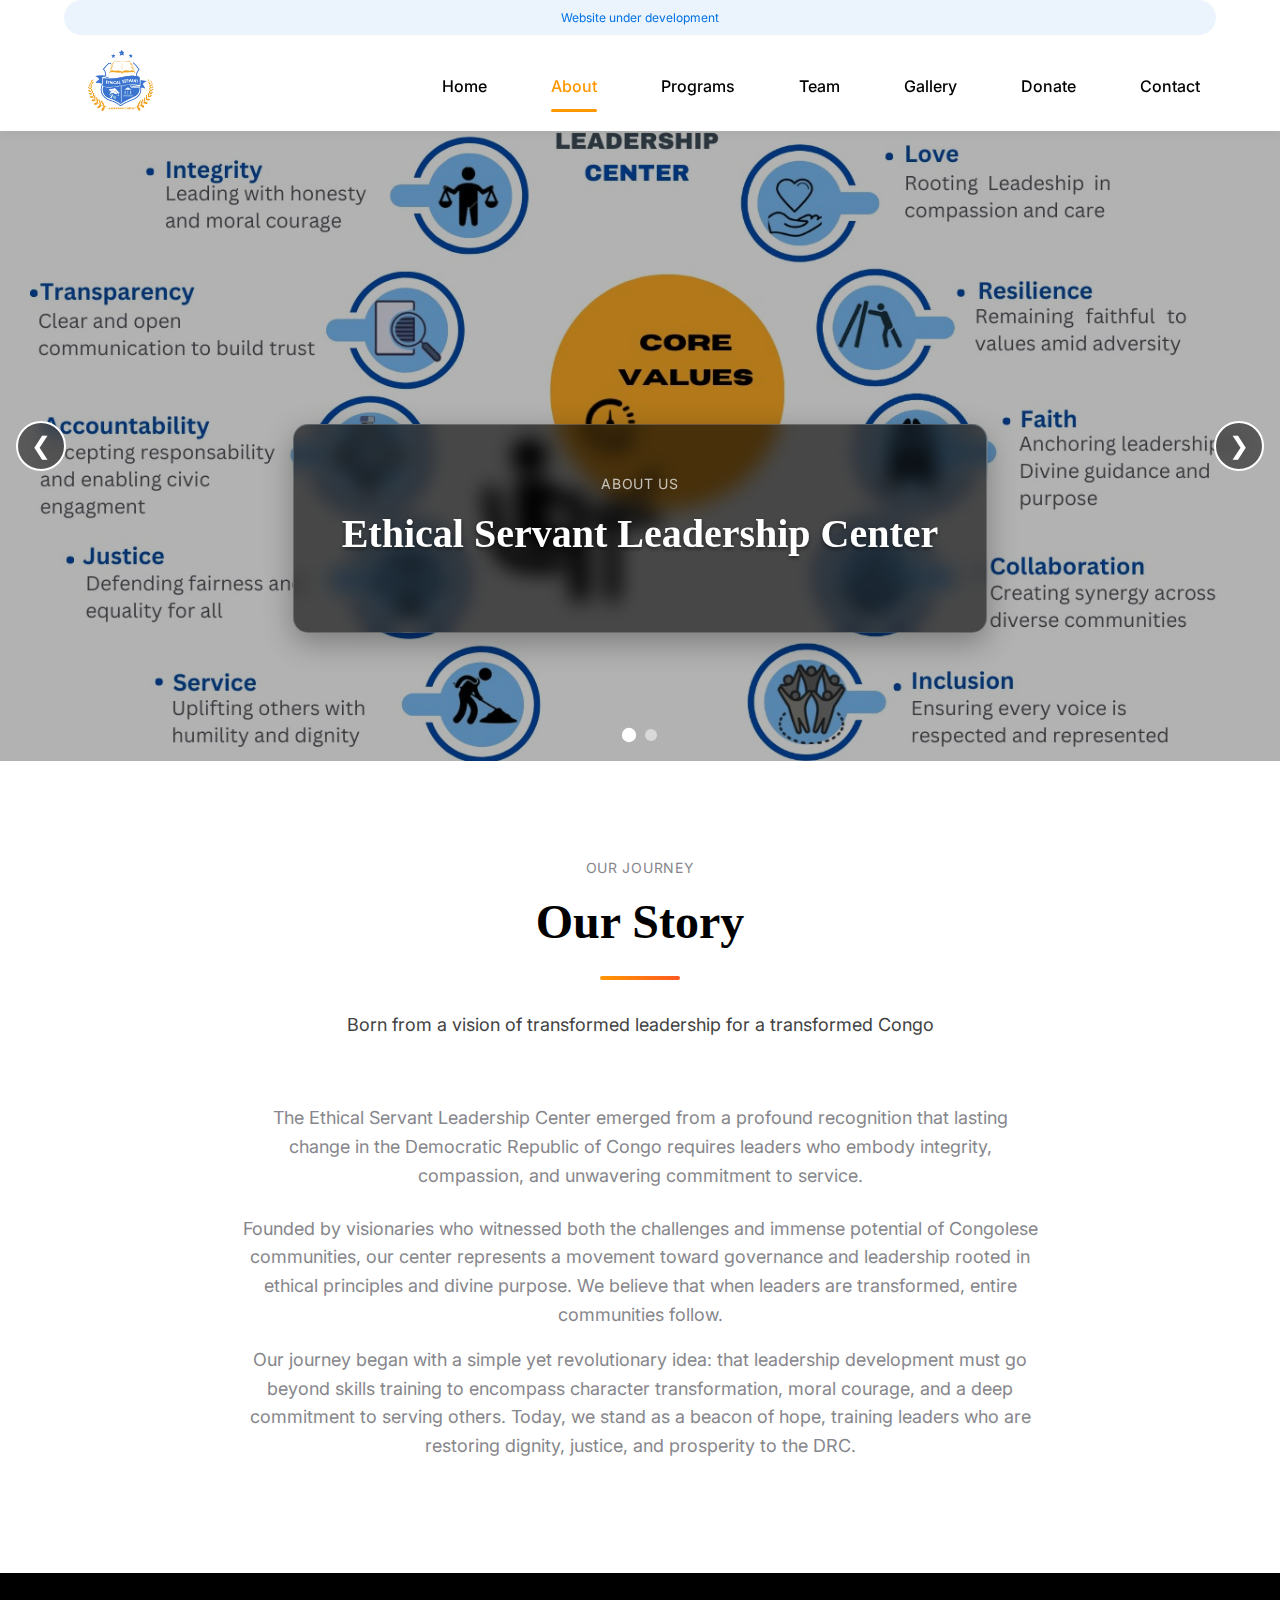
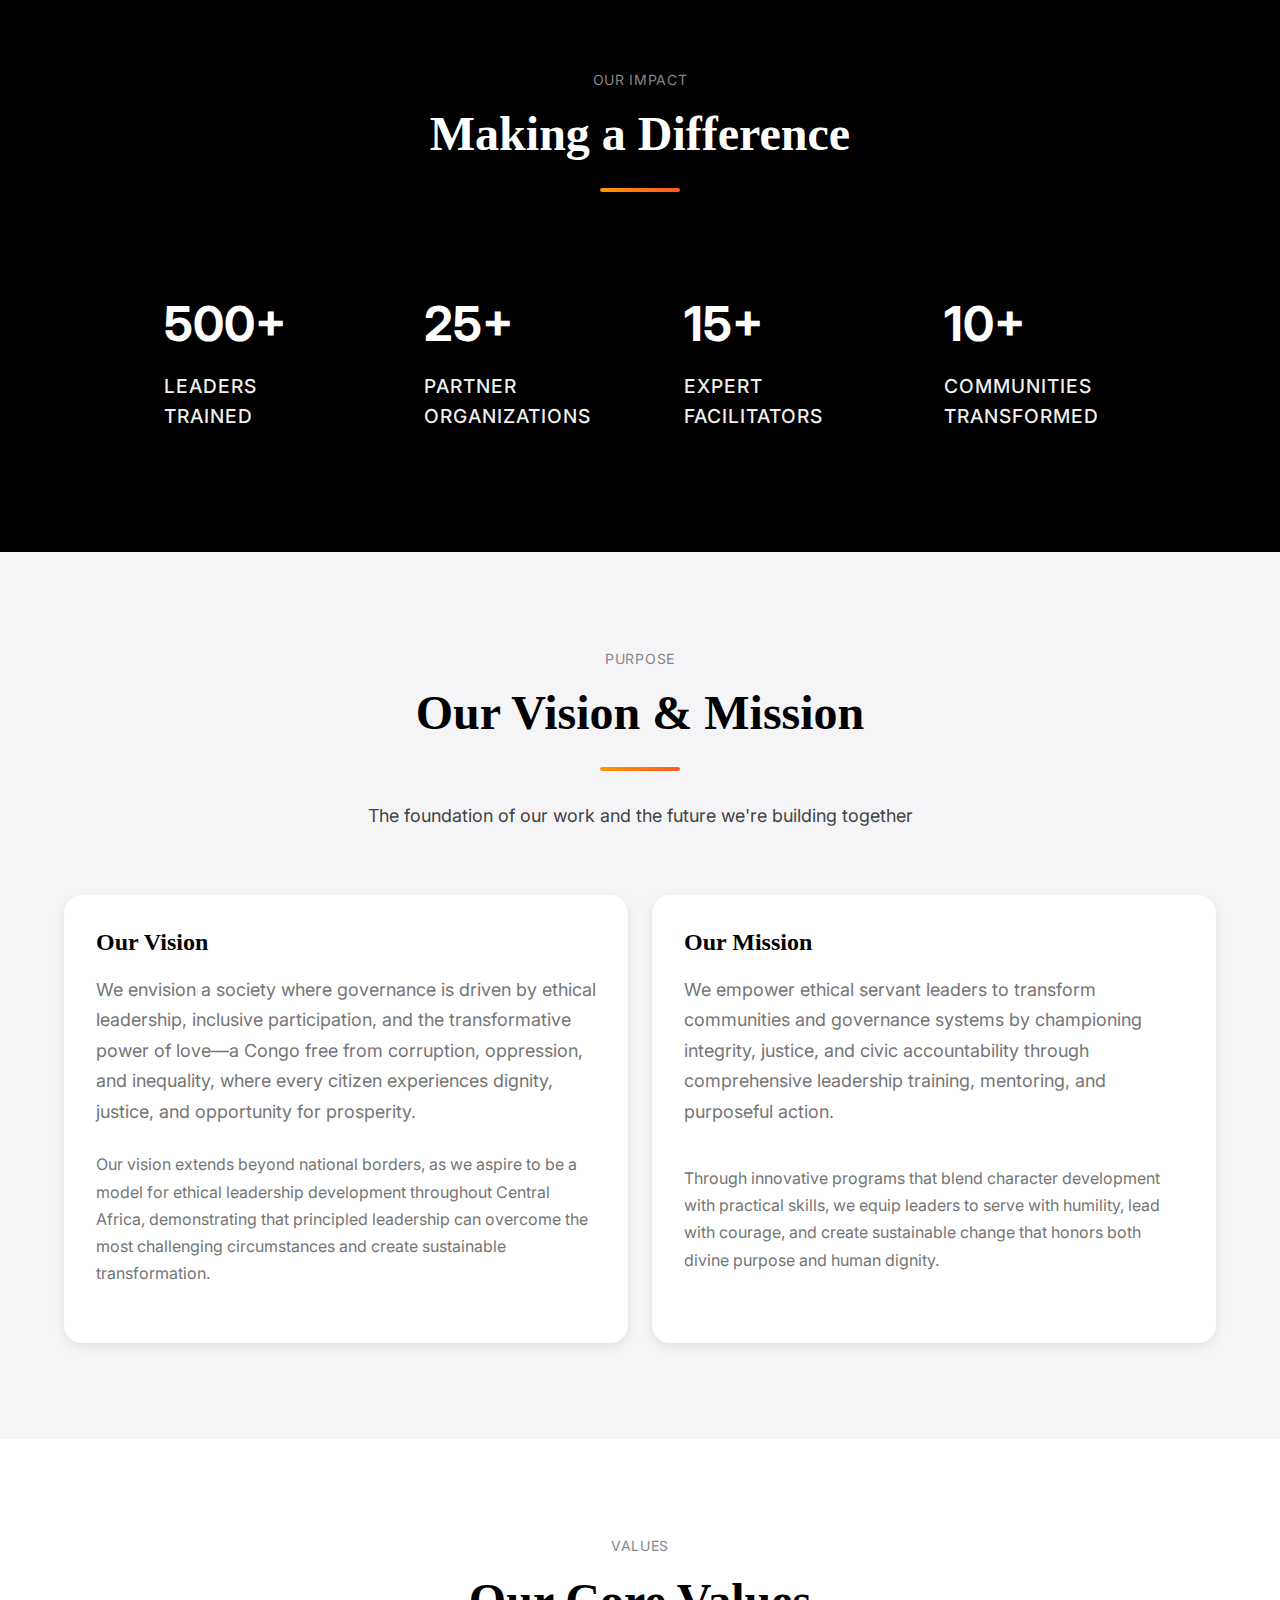
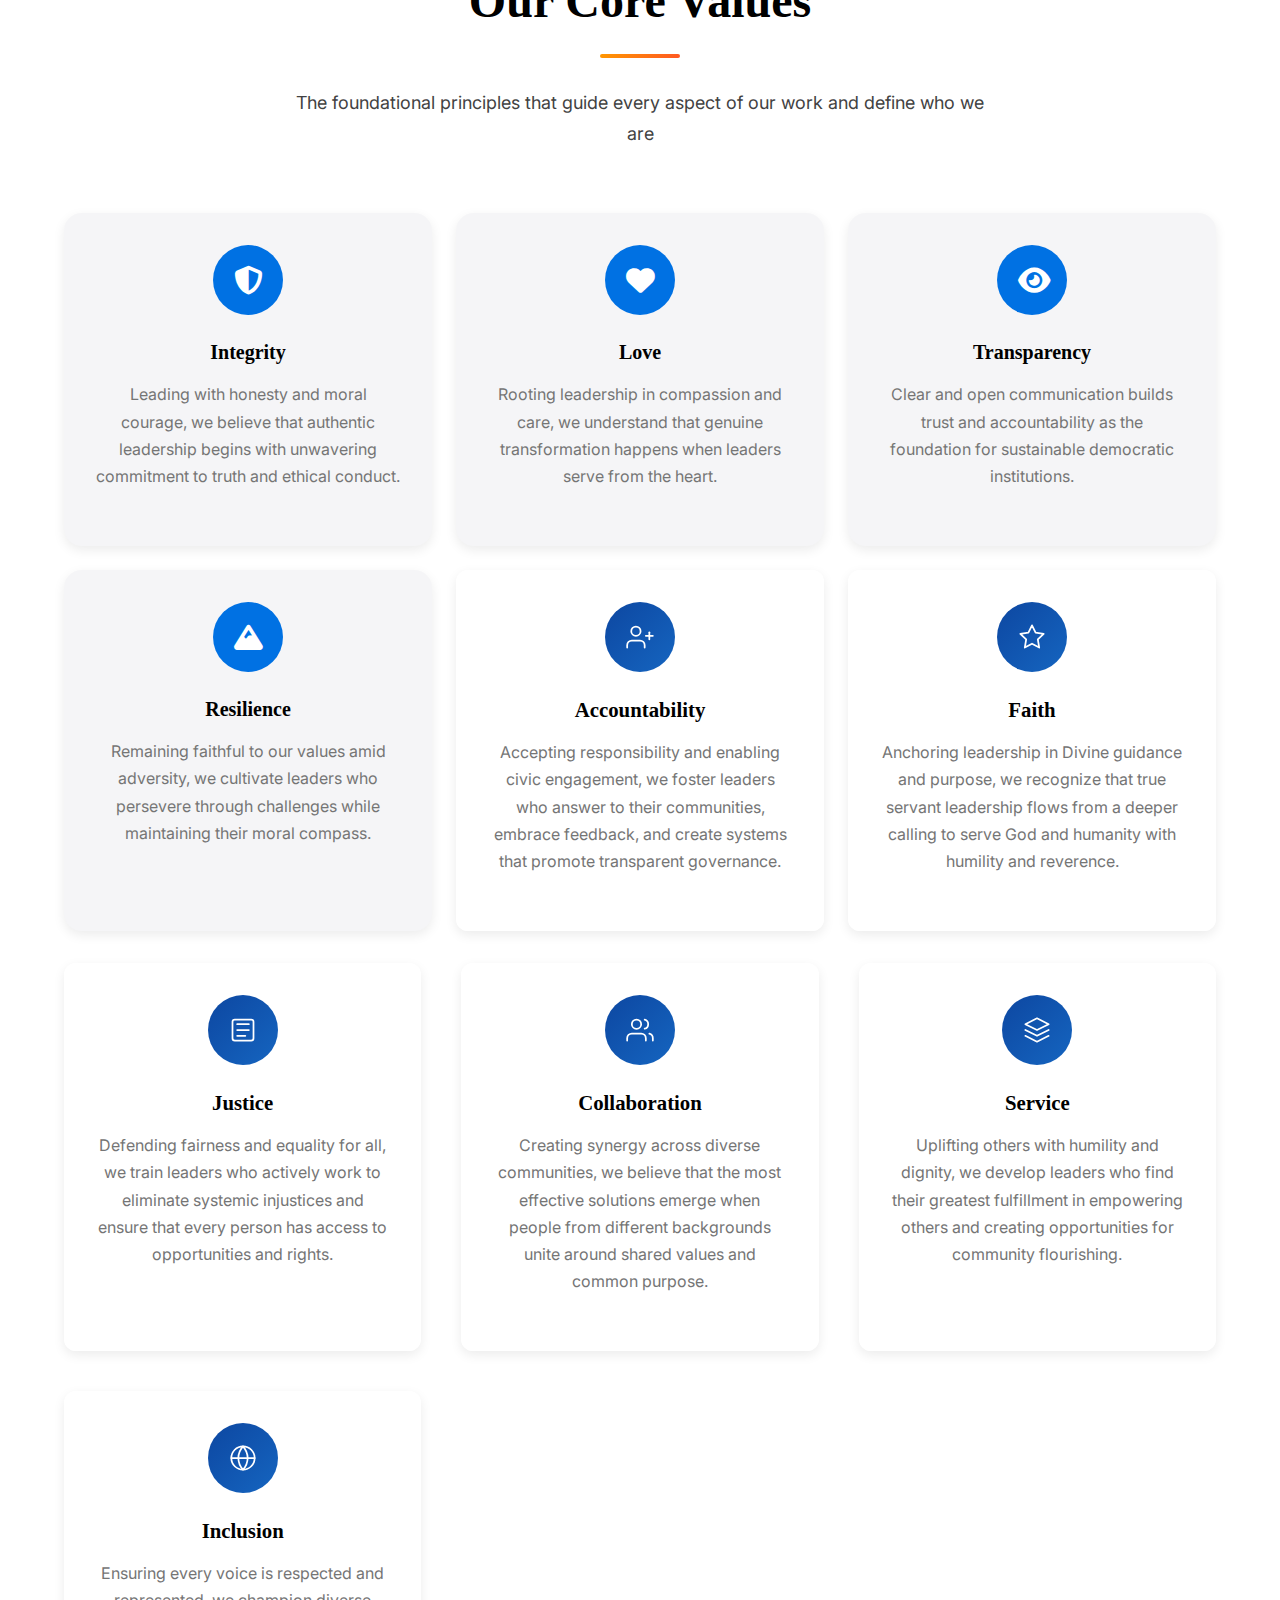
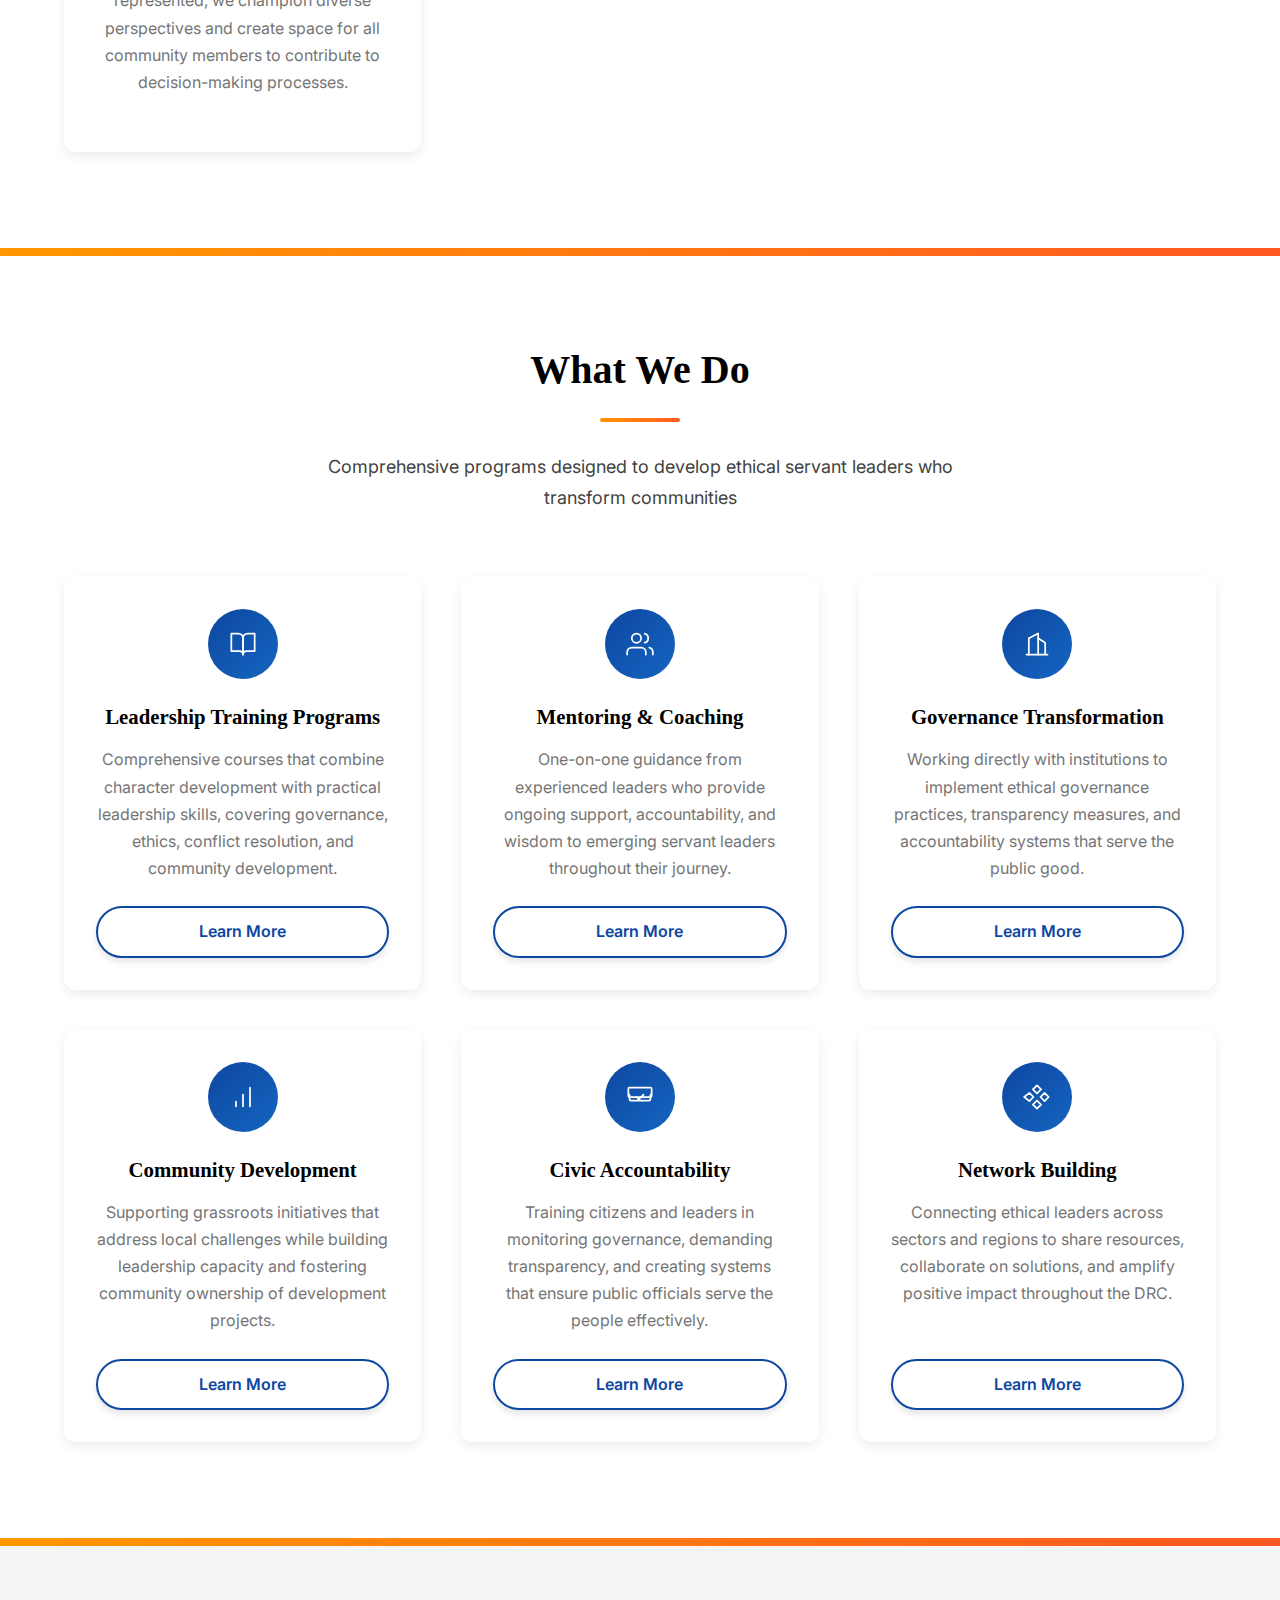
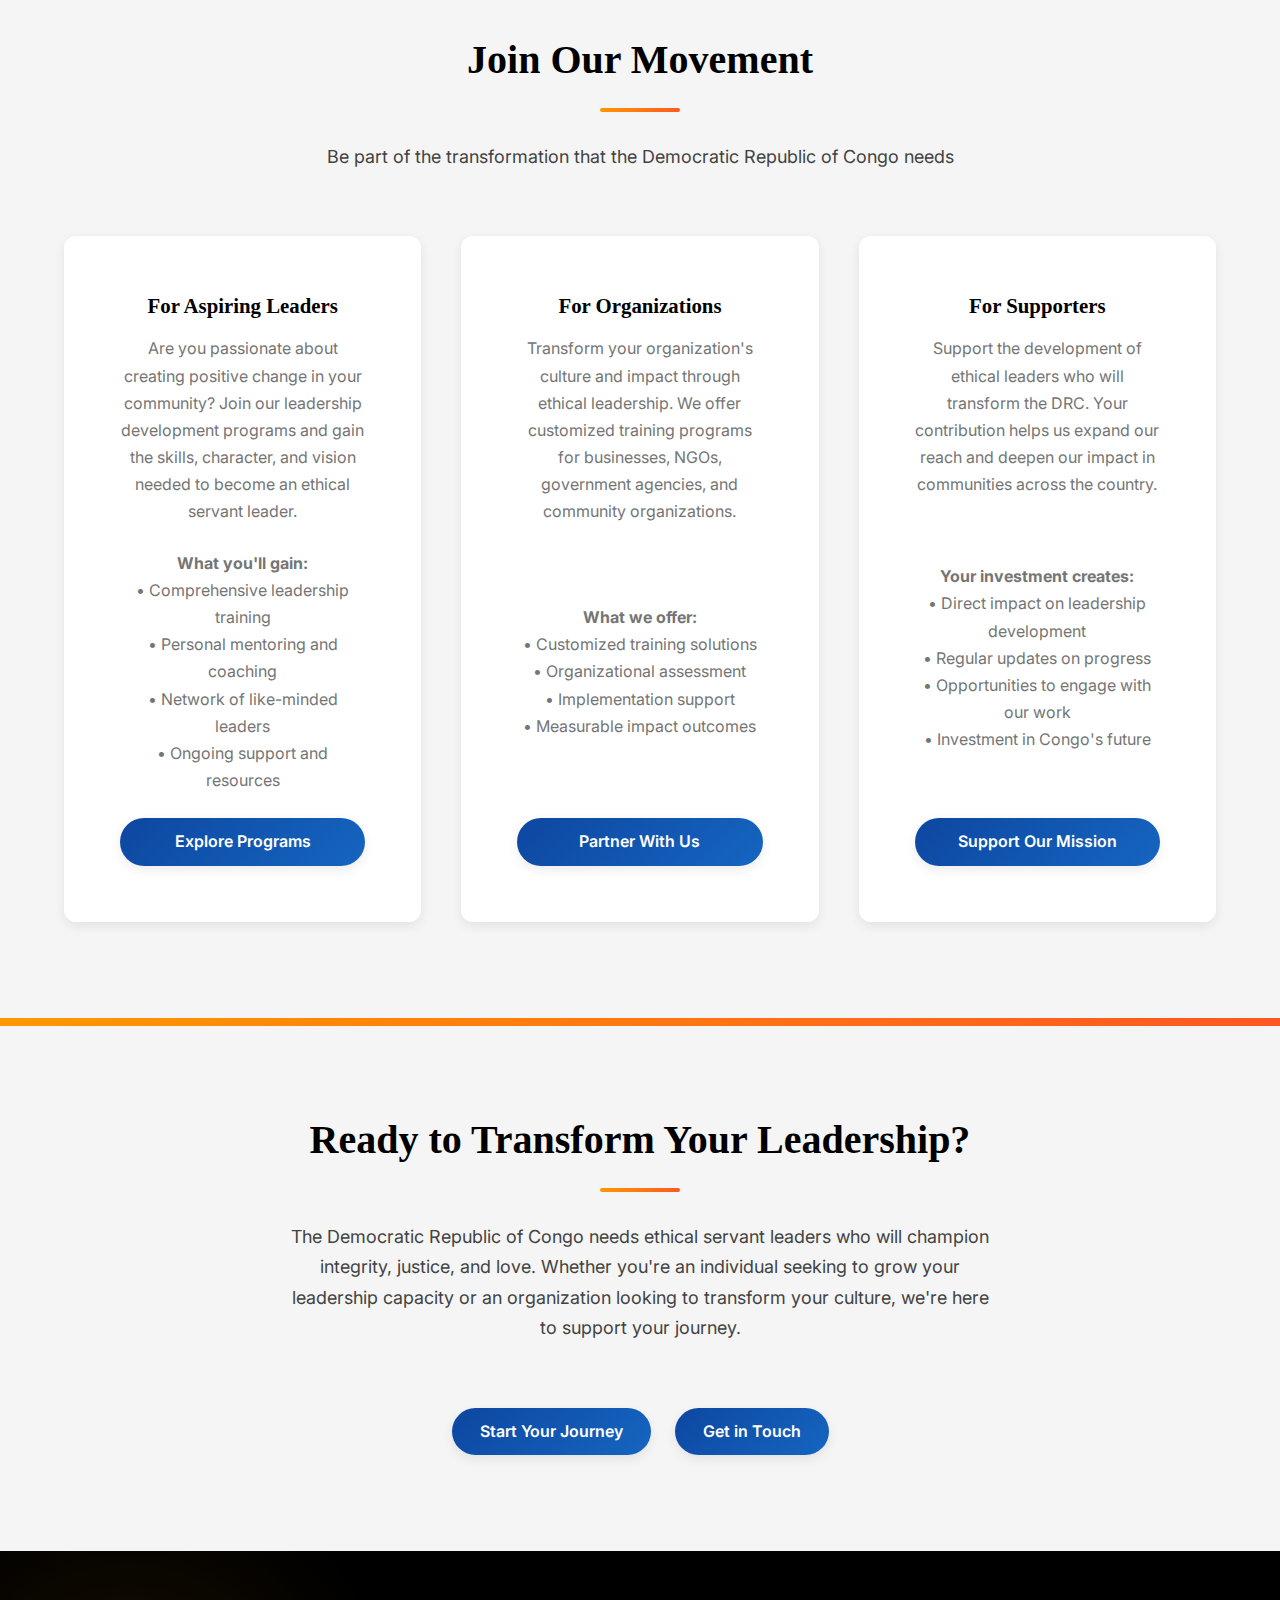
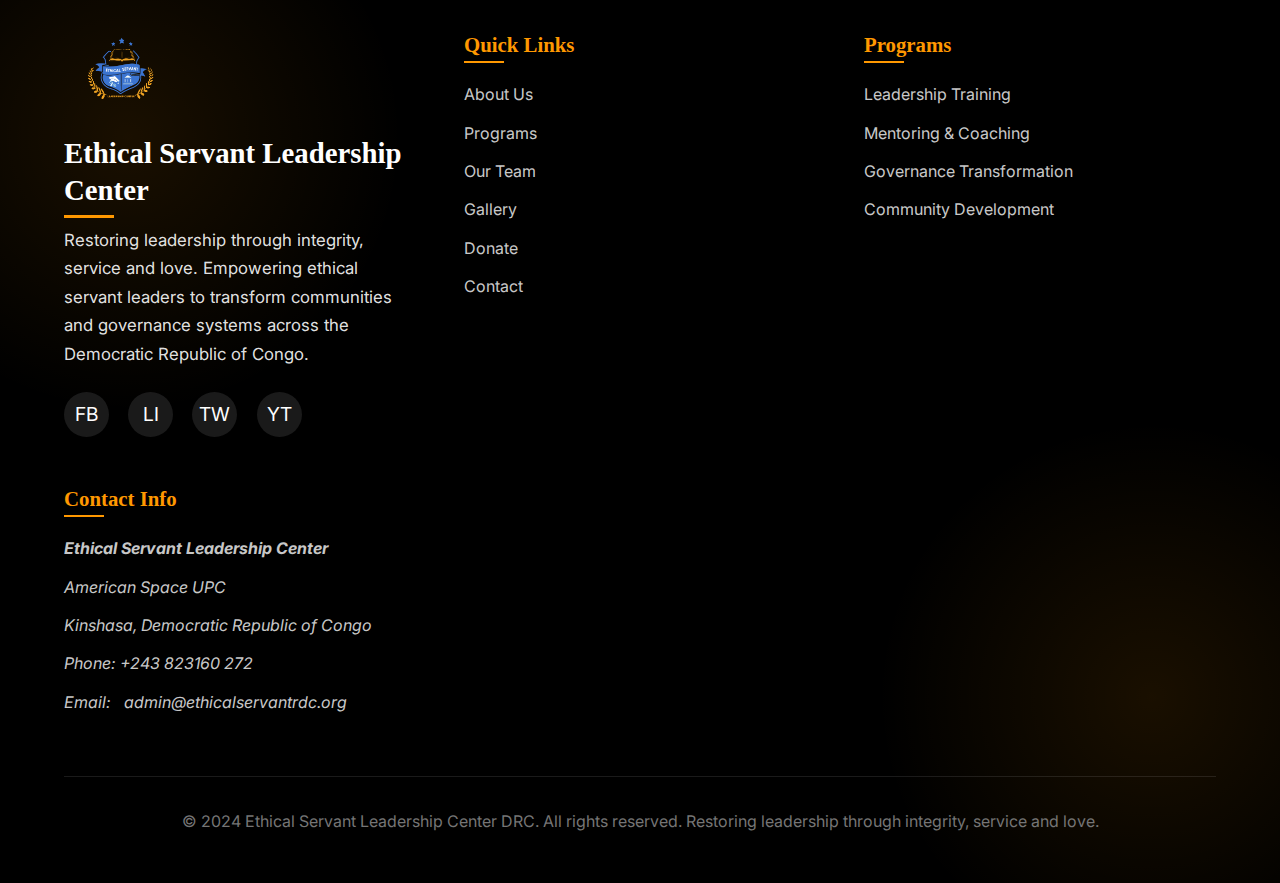
<file: about.html>
<!DOCTYPE html>
<html lang="en">
  <head>
    <meta charset="UTF-8" />
    <meta name="viewport" content="width=device-width, initial-scale=1.0" />
    <title>About Us - Ethical Servant Leadership Center</title>
    <link rel="stylesheet" href="styles.css" />
    <link rel="preconnect" href="https://fonts.googleapis.com" />
    <link rel="preconnect" href="https://fonts.gstatic.com" crossorigin />
    <link
      href="https://fonts.googleapis.com/css2?family=Inter:wght@300;400;500;600;700&display=swap"
      rel="stylesheet"
    />
      <link rel="stylesheet" href="https://cdnjs.cloudflare.com/ajax/libs/font-awesome/6.4.0/css/all.min.css">
</head>
  <body>
    <!-- Skip to main content for accessibility -->
    <a href="#main-content" class="skip-link">Skip to main content</a>

    <!-- Header with logo and navigation -->
    <header class="site-header">
      <div class="container">
        <div style="background-color: rgba(0, 113, 227, 0.08); padding: 0.5rem; text-align: center; margin-bottom: 0.5rem; border-radius: 980px;">
          <p style="color: #0071e3; font-weight: 400; margin: 0; font-size: 0.75rem;">Website under development</p>
        </div>
        <div class="header-content">
          <div class="logo">
            <img src="images/logo.png" alt="Ethical Servant Leadership Center Logo" />
          </div>
          <nav class="main-nav" role="navigation" aria-label="Main navigation">
            <button
              class="nav-toggle"
              id="navToggle"
              aria-expanded="false"
              aria-controls="navMenu"
            >
              <span class="hamburger-icon"></span>
              <span class="sr-only">Toggle navigation</span>
            </button>
            <ul class="nav-menu" id="navMenu">
              <li><a href="index.html" class="nav-link">Home</a></li>
              <li><a href="about.html" class="nav-link active">About</a></li>
              <li><a href="programs.html" class="nav-link">Programs</a></li>
              <li><a href="team.html" class="nav-link">Team</a></li>
              <li><a href="gallery.html" class="nav-link">Gallery</a></li>
              <li><a href="donation.html" class="nav-link">Donate</a></li>
              <li><a href="contact.html" class="nav-link">Contact</a></li>
              <li class="language-switcher">
                <button class="lang-btn active" data-lang="en">
                  <span class="flag">🇬🇧</span> EN
                </button>
                <span style="color: var(--text-gray);">|</span>
                <button class="lang-btn" data-lang="fr">
                  <span class="flag">🇫🇷</span> FR
                </button>
              </li>
            </ul>
          </nav>
        </div>
      </div>
    </header>

    <!-- Hero Slider Section -->
    <section class="hero" id="main-content" style="min-height: 70vh;">
      <div class="hero-slider">
        <div class="slide active">
          <div class="slide-content">
            <img src="images/about1.jpeg" alt="About Ethical Servant Leadership Center">
          </div>
        </div>
        <div class="slide">
          <div class="slide-content">
            <img src="images/about2.jpeg" alt="About Ethical Servant Leadership Center">
          </div>
        </div>
        <div class="slider-nav">
          <button class="prev-btn" aria-label="Previous slide">❮</button>
          <button class="next-btn" aria-label="Next slide">❯</button>
        </div>
        <div class="slider-dots">
          <span class="dot active" data-slide="0"></span>
          <span class="dot" data-slide="1"></span>
        </div>
      </div>
      <div class="container">
        <div class="hero-content-wrapper">
          <div class="hero-content">
            <p style="color: rgba(255, 255, 255, 0.7); font-size: 0.875rem; font-weight: 400; margin-bottom: 0.75rem; text-transform: uppercase; letter-spacing: 0.05em;">About Us</p>
            <h1 class="hero-title">Ethical Servant Leadership Center</h1>
          </div>
        </div>
      </div>
    </section>

    <!-- Main Content -->
    <main>

      <!-- Our Story Section -->
      <section class="section" style="background: #ffffff; padding: 6rem 0;">
        <div class="container">
          <div class="section-header text-center">
            <p style="color: #86868b; font-size: 0.875rem; font-weight: 400; margin-bottom: 0.75rem; text-transform: uppercase; letter-spacing: 0.05em;">Our Journey</p>
            <h2 class="section-title" style="font-size: clamp(2rem, 4vw, 3rem);">Our Story</h2>
            <p class="section-description">
              Born from a vision of transformed leadership for a transformed Congo
            </p>
          </div>

          <div style="max-width: 800px; margin: 3rem auto 0; text-align: center;">
            <p style="color: #86868b; font-size: 1.125rem; line-height: 1.6; margin-bottom: 1.5rem;">
              The Ethical Servant Leadership Center emerged from a profound recognition that lasting
              change in the Democratic Republic of Congo requires leaders who embody integrity,
              compassion, and unwavering commitment to service.
            </p>

            <p style="color: #86868b; font-size: 1.125rem; line-height: 1.6;">
              Founded by visionaries who witnessed both the challenges and immense potential of
              Congolese communities, our center represents a movement toward governance and
              leadership rooted in ethical principles and divine purpose. We believe that when
              leaders are transformed, entire communities follow.
            </p>

            <p style="color: #86868b; font-size: 1.125rem; line-height: 1.6;">
              Our journey began with a simple yet revolutionary idea: that leadership development
              must go beyond skills training to encompass character transformation, moral courage,
              and a deep commitment to serving others. Today, we stand as a beacon of hope,
              training leaders who are restoring dignity, justice, and prosperity to the DRC.
            </p>
          </div>
        </div>
      </section>

      <!-- Stats Section -->
      <section class="section" style="background: #000000; padding: 6rem 0;">
        <div class="container">
          <div class="section-header text-center">
            <p style="color: #86868b; font-size: 0.875rem; font-weight: 400; margin-bottom: 0.75rem; text-transform: uppercase; letter-spacing: 0.05em;">Our Impact</p>
            <h2 class="section-title" style="color: #ffffff; font-size: clamp(2rem, 4vw, 3rem);">Making a Difference</h2>
          </div>
          <div class="stats-grid" style="margin-top: 3rem;">
            <div class="stat-item">
              <div class="stat-number">500+</div>
              <div class="stat-label">Leaders Trained</div>
            </div>
            <div class="stat-item">
              <div class="stat-number">25+</div>
              <div class="stat-label">Partner Organizations</div>
            </div>
            <div class="stat-item">
              <div class="stat-number">15+</div>
              <div class="stat-label">Expert Facilitators</div>
            </div>
            <div class="stat-item">
              <div class="stat-number">10+</div>
              <div class="stat-label">Communities Transformed</div>
            </div>
          </div>
        </div>
      </section>

      <!-- Vision and Mission Section -->
      <section class="section" style="background: #f5f5f7; padding: 6rem 0;">
        <div class="container">
          <div class="section-header text-center">
            <p style="color: #86868b; font-size: 0.875rem; font-weight: 400; margin-bottom: 0.75rem; text-transform: uppercase; letter-spacing: 0.05em;">Purpose</p>
            <h2 class="section-title" style="font-size: clamp(2rem, 4vw, 3rem);">Our Vision & Mission</h2>
            <p class="section-description">
              The foundation of our work and the future we're building together
            </p>
          </div>

          <div style="display: grid; grid-template-columns: repeat(auto-fit, minmax(350px, 1fr)); gap: 1.5rem; margin-top: 3rem;">
            <div class="card" style="background: #ffffff; border-radius: 18px;">
              <div class="card-body">
                <h3 class="card-title" style="font-size: 1.5rem;">Our Vision</h3>
                <p class="card-text" style="font-size: 1.125rem;">
                  We envision a society where governance is driven by ethical leadership,
                  inclusive participation, and the transformative power of love—a Congo free
                  from corruption, oppression, and inequality, where every citizen experiences
                  dignity, justice, and opportunity for prosperity.
                </p>
                <p class="card-text" style="font-size: 1rem;">
                  Our vision extends beyond national borders, as we aspire to be a model
                  for ethical leadership development throughout Central Africa, demonstrating
                  that principled leadership can overcome the most challenging circumstances
                  and create sustainable transformation.
                </p>
              </div>
            </div>

            <div class="card" style="background: #ffffff; border-radius: 18px;">
              <div class="card-body">
                <h3 class="card-title" style="font-size: 1.5rem;">Our Mission</h3>
                <p class="card-text" style="font-size: 1.125rem;">
                  We empower ethical servant leaders to transform communities and governance
                  systems by championing integrity, justice, and civic accountability through
                  comprehensive leadership training, mentoring, and purposeful action.
                </p>
                <p class="card-text" style="font-size: 1rem;">
                  Through innovative programs that blend character development with practical
                  skills, we equip leaders to serve with humility, lead with courage, and
                  create sustainable change that honors both divine purpose and human dignity.
                </p>
              </div>
            </div>
          </div>
        </div>
      </section>

      <!-- Core Values Section -->
      <section class="section" style="background: #ffffff; padding: 6rem 0;">
        <div class="container">
          <div class="section-header text-center">
            <p style="color: #86868b; font-size: 0.875rem; font-weight: 400; margin-bottom: 0.75rem; text-transform: uppercase; letter-spacing: 0.05em;">Values</p>
            <h2 class="section-title" style="font-size: clamp(2rem, 4vw, 3rem);">Our Core Values</h2>
            <p class="section-description">
              The foundational principles that guide every aspect of our work and define who we are
            </p>
          </div>

          <div style="display: grid; grid-template-columns: repeat(auto-fit, minmax(280px, 1fr)); gap: 1.5rem; margin-top: 3rem;">
            <div class="card" style="background: #f5f5f7; border-radius: 18px; text-align: center;">
              <div class="card-body">
                <div class="card-icon" style="background: #0071e3; color: #ffffff;">
                  <i class="fas fa-shield-alt"></i>
                </div>
                <h3 class="card-title" style="font-size: 1.25rem;">Integrity</h3>
                <p class="card-text">
                  Leading with honesty and moral courage, we believe that authentic leadership
                  begins with unwavering commitment to truth and ethical conduct.
                </p>
              </div>
            </div>

            <div class="card" style="background: #f5f5f7; border-radius: 18px; text-align: center;">
              <div class="card-body">
                <div class="card-icon" style="background: #0071e3; color: #ffffff;">
                  <i class="fas fa-heart"></i>
                </div>
                <h3 class="card-title" style="font-size: 1.25rem;">Love</h3>
                <p class="card-text">
                  Rooting leadership in compassion and care, we understand that genuine
                  transformation happens when leaders serve from the heart.
                </p>
              </div>
            </div>

            <div class="card" style="background: #f5f5f7; border-radius: 18px; text-align: center;">
              <div class="card-body">
                <div class="card-icon" style="background: #0071e3; color: #ffffff;">
                  <i class="fas fa-eye"></i>
                </div>
                <h3 class="card-title" style="font-size: 1.25rem;">Transparency</h3>
                <p class="card-text">
                  Clear and open communication builds trust and accountability as the foundation
                  for sustainable democratic institutions.
                </p>
              </div>
            </div>

            <div class="card" style="background: #f5f5f7; border-radius: 18px; text-align: center;">
              <div class="card-body">
                <div class="card-icon" style="background: #0071e3; color: #ffffff;">
                  <i class="fas fa-mountain"></i>
                </div>
                <h3 class="card-title" style="font-size: 1.25rem;">Resilience</h3>
                <p class="card-text">
                  Remaining faithful to our values amid adversity, we cultivate leaders who
                  persevere through challenges while maintaining their moral compass.
                </p>
              </div>
            </div>

            <div class="card mission-card">
              <div class="card-icon">
                <svg xmlns="http://www.w3.org/2000/svg" width="24" height="24" viewBox="0 0 24 24" fill="none" stroke="currentColor" stroke-width="2" stroke-linecap="round" stroke-linejoin="round">
                  <path d="M16 21v-2a4 4 0 0 0-4-4H5a4 4 0 0 0-4 4v2"></path>
                  <circle cx="8.5" cy="7" r="4"></circle>
                  <line x1="20" y1="8" x2="20" y2="14"></line>
                  <line x1="23" y1="11" x2="17" y2="11"></line>
                </svg>
              </div>
              <h3 class="card-title">Accountability</h3>
              <p class="card-text">
                Accepting responsibility and enabling civic engagement, we foster leaders
                who answer to their communities, embrace feedback, and create systems that
                promote transparent governance.
              </p>
            </div>

            <div class="card mission-card">
              <div class="card-icon">
                <svg xmlns="http://www.w3.org/2000/svg" width="24" height="24" viewBox="0 0 24 24" fill="none" stroke="currentColor" stroke-width="2" stroke-linecap="round" stroke-linejoin="round">
                  <path d="M12 2l3.09 6.26L22 9.27l-5 4.87 1.18 6.88L12 17.77l-6.18 3.25L7 14.14 2 9.27l6.91-1.01L12 2z"></path>
                </svg>
              </div>
              <h3 class="card-title">Faith</h3>
              <p class="card-text">
                Anchoring leadership in Divine guidance and purpose, we recognize that
                true servant leadership flows from a deeper calling to serve God and
                humanity with humility and reverence.
              </p>
            </div>
          </div>

          <div class="mission-cards">
            <div class="card mission-card">
              <div class="card-icon">
                <svg xmlns="http://www.w3.org/2000/svg" width="24" height="24" viewBox="0 0 24 24" fill="none" stroke="currentColor" stroke-width="2" stroke-linecap="round" stroke-linejoin="round">
                  <rect x="3" y="3" width="18" height="18" rx="2" ry="2"></rect>
                  <path d="M7 7h10"></path>
                  <path d="M7 12h10"></path>
                  <path d="M7 17h7"></path>
                </svg>
              </div>
              <h3 class="card-title">Justice</h3>
              <p class="card-text">
                Defending fairness and equality for all, we train leaders who actively
                work to eliminate systemic injustices and ensure that every person has
                access to opportunities and rights.
              </p>
            </div>

            <div class="card mission-card">
              <div class="card-icon">
                <svg xmlns="http://www.w3.org/2000/svg" width="24" height="24" viewBox="0 0 24 24" fill="none" stroke="currentColor" stroke-width="2" stroke-linecap="round" stroke-linejoin="round">
                  <path d="M17 21v-2a4 4 0 0 0-4-4H5a4 4 0 0 0-4 4v2"></path>
                  <circle cx="9" cy="7" r="4"></circle>
                  <path d="M23 21v-2a4 4 0 0 0-3-3.87"></path>
                  <path d="M16 3.13a4 4 0 0 1 0 7.75"></path>
                </svg>
              </div>
              <h3 class="card-title">Collaboration</h3>
              <p class="card-text">
                Creating synergy across diverse communities, we believe that the most
                effective solutions emerge when people from different backgrounds unite
                around shared values and common purpose.
              </p>
            </div>

            <div class="card mission-card">
              <div class="card-icon">
                <svg xmlns="http://www.w3.org/2000/svg" width="24" height="24" viewBox="0 0 24 24" fill="none" stroke="currentColor" stroke-width="2" stroke-linecap="round" stroke-linejoin="round">
                  <path d="M12 2L2 7l10 5 10-5-10-5z"></path>
                  <path d="M2 17l10 5 10-5"></path>
                  <path d="M2 12l10 5 10-5"></path>
                </svg>
              </div>
              <h3 class="card-title">Service</h3>
              <p class="card-text">
                Uplifting others with humility and dignity, we develop leaders who find
                their greatest fulfillment in empowering others and creating opportunities
                for community flourishing.
              </p>
            </div>

            <div class="card mission-card">
              <div class="card-icon">
                <svg xmlns="http://www.w3.org/2000/svg" width="24" height="24" viewBox="0 0 24 24" fill="none" stroke="currentColor" stroke-width="2" stroke-linecap="round" stroke-linejoin="round">
                  <circle cx="12" cy="12" r="10"></circle>
                  <line x1="2" y1="12" x2="22" y2="12"></line>
                  <path d="M12 2a15.3 15.3 0 0 1 4 10 15.3 15.3 0 0 1-4 10 15.3 15.3 0 0 1-4-10 15.3 15.3 0 0 1 4-10z"></path>
                </svg>
              </div>
              <h3 class="card-title">Inclusion</h3>
              <p class="card-text">
                Ensuring every voice is respected and represented, we champion diverse
                perspectives and create space for all community members to contribute
                to decision-making processes.
              </p>
            </div>
          </div>
        </div>
      </section>

      <!-- What We Do Section -->
      <section class="section programs-section">
        <div class="container">
          <div class="section-header text-center">
            <h2 class="section-title">What We Do</h2>
            <p class="section-description">
              Comprehensive programs designed to develop ethical servant leaders who transform communities
            </p>
          </div>

          <div class="mission-cards">
            <div class="card mission-card">
              <div class="card-icon">
                <svg xmlns="http://www.w3.org/2000/svg" width="24" height="24" viewBox="0 0 24 24" fill="none" stroke="currentColor" stroke-width="2" stroke-linecap="round" stroke-linejoin="round">
                  <path d="M2 3h6a4 4 0 0 1 4 4v14a3 3 0 0 0-3-3H2z"></path>
                  <path d="M22 3h-6a4 4 0 0 0-4 4v14a3 3 0 0 1 3-3h7z"></path>
                </svg>
              </div>
              <h3 class="card-title">Leadership Training Programs</h3>
              <p class="card-text">
                Comprehensive courses that combine character development with practical leadership
                skills, covering governance, ethics, conflict resolution, and community development.
              </p>
              <a href="programs.html" class="btn btn-outline">Learn More</a>
            </div>

            <div class="card mission-card">
              <div class="card-icon">
                <svg xmlns="http://www.w3.org/2000/svg" width="24" height="24" viewBox="0 0 24 24" fill="none" stroke="currentColor" stroke-width="2" stroke-linecap="round" stroke-linejoin="round">
                  <path d="M17 21v-2a4 4 0 0 0-4-4H5a4 4 0 0 0-4 4v2"></path>
                  <circle cx="9" cy="7" r="4"></circle>
                  <path d="M23 21v-2a4 4 0 0 0-3-3.87"></path>
                  <path d="M16 3.13a4 4 0 0 1 0 7.75"></path>
                </svg>
              </div>
              <h3 class="card-title">Mentoring & Coaching</h3>
              <p class="card-text">
                One-on-one guidance from experienced leaders who provide ongoing support,
                accountability, and wisdom to emerging servant leaders throughout their journey.
              </p>
              <a href="programs.html" class="btn btn-outline">Learn More</a>
            </div>

            <div class="card mission-card">
              <div class="card-icon">
                <svg xmlns="http://www.w3.org/2000/svg" width="24" height="24" viewBox="0 0 24 24" fill="none" stroke="currentColor" stroke-width="2" stroke-linecap="round" stroke-linejoin="round">
                  <path d="M3 21h18"></path>
                  <path d="M5 21V7l8-4v18"></path>
                  <path d="M19 21V11l-6-4"></path>
                </svg>
              </div>
              <h3 class="card-title">Governance Transformation</h3>
              <p class="card-text">
                Working directly with institutions to implement ethical governance practices,
                transparency measures, and accountability systems that serve the public good.
              </p>
              <a href="programs.html" class="btn btn-outline">Learn More</a>
            </div>

            <div class="card mission-card">
              <div class="card-icon">
                <svg xmlns="http://www.w3.org/2000/svg" width="24" height="24" viewBox="0 0 24 24" fill="none" stroke="currentColor" stroke-width="2" stroke-linecap="round" stroke-linejoin="round">
                  <line x1="12" y1="20" x2="12" y2="10"></line>
                  <line x1="18" y1="20" x2="18" y2="4"></line>
                  <line x1="6" y1="20" x2="6" y2="16"></line>
                </svg>
              </div>
              <h3 class="card-title">Community Development</h3>
              <p class="card-text">
                Supporting grassroots initiatives that address local challenges while building
                leadership capacity and fostering community ownership of development projects.
              </p>
              <a href="programs.html" class="btn btn-outline">Learn More</a>
            </div>

            <div class="card mission-card">
              <div class="card-icon">
                <svg xmlns="http://www.w3.org/2000/svg" width="24" height="24" viewBox="0 0 24 24" fill="none" stroke="currentColor" stroke-width="2" stroke-linecap="round" stroke-linejoin="round">
                  <path d="M9 12l2 2 4-4"></path>
                  <path d="M21 12c.552 0 1-.448 1-1V5c0-.552-.448-1-1-1H3c-.552 0-1 .448-1 1v6c0 .552.448 1 1 1h18z"></path>
                  <path d="M3 10v4c0 .552.448 1 1 1h16c.552 0 1-.448 1-1v-4"></path>
                </svg>
              </div>
              <h3 class="card-title">Civic Accountability</h3>
              <p class="card-text">
                Training citizens and leaders in monitoring governance, demanding transparency,
                and creating systems that ensure public officials serve the people effectively.
              </p>
              <a href="programs.html" class="btn btn-outline">Learn More</a>
            </div>

            <div class="card mission-card">
              <div class="card-icon">
                <svg xmlns="http://www.w3.org/2000/svg" width="24" height="24" viewBox="0 0 24 24" fill="none" stroke="currentColor" stroke-width="2" stroke-linecap="round" stroke-linejoin="round">
                  <path d="M5.5 8.5 9 12l-3.5 3.5L1 12l4.5-3.5z"></path>
                  <path d="m12 2 3.5 3.5L12 9 8.5 5.5 12 2z"></path>
                  <path d="M18.5 8.5 22 12l-3.5 3.5L15 12l3.5-3.5z"></path>
                  <path d="m12 15 3.5 3.5L12 22l-3.5-3.5L12 15z"></path>
                </svg>
              </div>
              <h3 class="card-title">Network Building</h3>
              <p class="card-text">
                Connecting ethical leaders across sectors and regions to share resources,
                collaborate on solutions, and amplify positive impact throughout the DRC.
              </p>
              <a href="programs.html" class="btn btn-outline">Learn More</a>
            </div>
          </div>
        </div>
      </section>

      <!-- Join Our Movement Section -->
      <section class="section get-involved-section">
        <div class="container">
          <div class="section-header text-center">
            <h2 class="section-title">Join Our Movement</h2>
            <p class="section-description">
              Be part of the transformation that the Democratic Republic of Congo needs
            </p>
          </div>

          <div class="mission-cards">
            <div class="card mission-card">
              <div class="card-body">
                <h3 class="card-title">For Aspiring Leaders</h3>
                <p class="card-text">
                  Are you passionate about creating positive change in your community?
                  Join our leadership development programs and gain the skills, character,
                  and vision needed to become an ethical servant leader.
                </p>
                <p class="card-text">
                  <strong>What you'll gain:</strong><br>
                  • Comprehensive leadership training<br>
                  • Personal mentoring and coaching<br>
                  • Network of like-minded leaders<br>
                  • Ongoing support and resources
                </p>
                <a href="programs.html" class="btn btn-primary">Explore Programs</a>
              </div>
            </div>

            <div class="card mission-card">
              <div class="card-body">
                <h3 class="card-title">For Organizations</h3>
                <p class="card-text">
                  Transform your organization's culture and impact through ethical leadership.
                  We offer customized training programs for businesses, NGOs, government
                  agencies, and community organizations.
                </p>
                <p class="card-text">
                  <strong>What we offer:</strong><br>
                  • Customized training solutions<br>
                  • Organizational assessment<br>
                  • Implementation support<br>
                  • Measurable impact outcomes
                </p>
                <a href="contact.html" class="btn btn-primary">Partner With Us</a>
              </div>
            </div>

            <div class="card mission-card">
              <div class="card-body">
                <h3 class="card-title">For Supporters</h3>
                <p class="card-text">
                  Support the development of ethical leaders who will transform the DRC.
                  Your contribution helps us expand our reach and deepen our impact in
                  communities across the country.
                </p>
                <p class="card-text">
                  <strong>Your investment creates:</strong><br>
                  • Direct impact on leadership development<br>
                  • Regular updates on progress<br>
                  • Opportunities to engage with our work<br>
                  • Investment in Congo's future
                </p>
                <a href="contact.html" class="btn btn-primary">Support Our Mission</a>
              </div>
            </div>
          </div>
        </div>
      </section>

      <!-- Call to Action Section -->
      <section class="section get-involved-section">
        <div class="container">
          <div class="section-header text-center">
            <h2 class="section-title">Ready to Transform Your Leadership?</h2>
            <p class="section-description">
              The Democratic Republic of Congo needs ethical servant leaders who will champion
              integrity, justice, and love. Whether you're an individual seeking to grow your
              leadership capacity or an organization looking to transform your culture, we're
              here to support your journey.
            </p>
          </div>
          <div class="hero-buttons text-center">
            <a href="programs.html" class="btn btn-primary">Start Your Journey</a>
            <a href="contact.html" class="btn btn-primary">Get in Touch</a>
          </div>
        </div>
      </section>
    </main>

    <!-- Footer -->
    <footer class="site-footer">
      <div class="container">
        <div class="footer-content">
          <div class="footer-section">
            <div class="logo">
              <img
                src="images/logo.png"
                alt="Ethical Servant Leadership Center Logo"
                style="height: 80px; width: auto; margin-bottom: 1rem"
              />
            </div>
            <h3 class="footer-title">Ethical Servant Leadership Center</h3>
            <p class="footer-description">
              Restoring leadership through integrity, service and love.
              Empowering ethical servant leaders to transform communities and
              governance systems across the Democratic Republic of Congo.
            </p>
            <div class="social-links">
              <a href="#" aria-label="Facebook">FB</a>
              <a href="#" aria-label="LinkedIn">LI</a>
              <a href="#" aria-label="Twitter">TW</a>
              <a href="#" aria-label="YouTube">YT</a>
            </div>
          </div>

          <div class="footer-section">
            <h4 class="footer-subtitle">Quick Links</h4>
            <ul class="footer-links">
              <li><a href="about.html">About Us</a></li>
              <li><a href="programs.html">Programs</a></li>
              <li><a href="team.html">Our Team</a></li>
              <li><a href="gallery.html">Gallery</a></li>
              <li><a href="donation.html">Donate</a></li>
              <li><a href="contact.html">Contact</a></li>
            </ul>
          </div>

          <div class="footer-section">
            <h4 class="footer-subtitle">Programs</h4>
            <ul class="footer-links">
              <li><a href="programs.html">Leadership Training</a></li>
              <li><a href="programs.html">Mentoring & Coaching</a></li>
              <li><a href="programs.html">Governance Transformation</a></li>
              <li><a href="programs.html">Community Development</a></li>
            </ul>
          </div>

          <div class="footer-section">
            <h4 class="footer-subtitle">Contact Info</h4>
            <address class="footer-contact">
              <p><strong>Ethical Servant Leadership Center</strong></p>
              <p>American Space UPC</p>
              <p>Kinshasa, Democratic Republic of Congo</p>
              <p>Phone: +243 823160 272</p>
              <p>
                Email:
                <a href="mailto:admin@ethicalservantrdc.org"
                  >admin@ethicalservantrdc.org</a
                >
              </p>
            </address>
          </div>
        </div>

        <div class="footer-bottom">
          <p>
            &copy; 2024 Ethical Servant Leadership Center DRC. All rights reserved.
            Restoring leadership through integrity, service and love.
          </p>
        </div>
      </div>
    </footer>

    <script>
      // Mobile navigation toggle
      const navToggle = document.getElementById("navToggle");
      const navMenu = document.getElementById("navMenu");

      navToggle.addEventListener("click", () => {
        const isExpanded = navToggle.getAttribute("aria-expanded") === "true";
        navToggle.setAttribute("aria-expanded", !isExpanded);
        navMenu.classList.toggle("show");
        document.body.classList.toggle("menu-open");
      });

      // Close mobile menu when clicking outside
      document.addEventListener("click", (event) => {
        const isClickInsideNav = document
          .querySelector(".header-content")
          .contains(event.target);
        if (!isClickInsideNav && navMenu.classList.contains("show")) {
          navMenu.classList.remove("show");
          navToggle.setAttribute("aria-expanded", "false");
          document.body.classList.remove("menu-open");
        }
      });

      // Close menu when clicking a nav link
      document.querySelectorAll(".nav-link").forEach((link) => {
        link.addEventListener("click", () => {
          navMenu.classList.remove("show");
          navToggle.setAttribute("aria-expanded", "false");
          document.body.classList.remove("menu-open");
        });
      });

      // Add active class to current navigation item
      const currentLocation =
        location.pathname.split("/").pop() || "index.html";
      const navItems = document.querySelectorAll(".nav-link");
      navItems.forEach((item) => {
        if (item.getAttribute("href") === currentLocation) {
          item.classList.add("active");
        }
      });

      // Hero slider functionality
      document.addEventListener("DOMContentLoaded", function() {
        const slides = document.querySelectorAll(".slide");
        const dots = document.querySelectorAll(".dot");
        const prevBtn = document.querySelector(".prev-btn");
        const nextBtn = document.querySelector(".next-btn");
        let currentSlide = 0;
        
        // Show slide function
        function showSlide(index) {
          slides.forEach(slide => slide.classList.remove("active"));
          dots.forEach(dot => dot.classList.remove("active"));
          
          slides[index].classList.add("active");
          dots[index].classList.add("active");
          currentSlide = index;
        }
        
        // Next slide
        function nextSlide() {
          let newIndex = currentSlide + 1;
          if (newIndex >= slides.length) newIndex = 0;
          showSlide(newIndex);
        }
        
        // Previous slide
        function prevSlide() {
          let newIndex = currentSlide - 1;
          if (newIndex < 0) newIndex = slides.length - 1;
          showSlide(newIndex);
        }
        
        // Auto slide change
        setInterval(nextSlide, 5000);
        
        // Button event listeners
        prevBtn.addEventListener("click", prevSlide);
        nextBtn.addEventListener("click", nextSlide);
        
        // Dot navigation
        dots.forEach(dot => {
          dot.addEventListener("click", () => {
            const slideIndex = parseInt(dot.getAttribute("data-slide"));
            showSlide(slideIndex);
          });
        });
      });
    </script>
  </body>
</html>
</file>
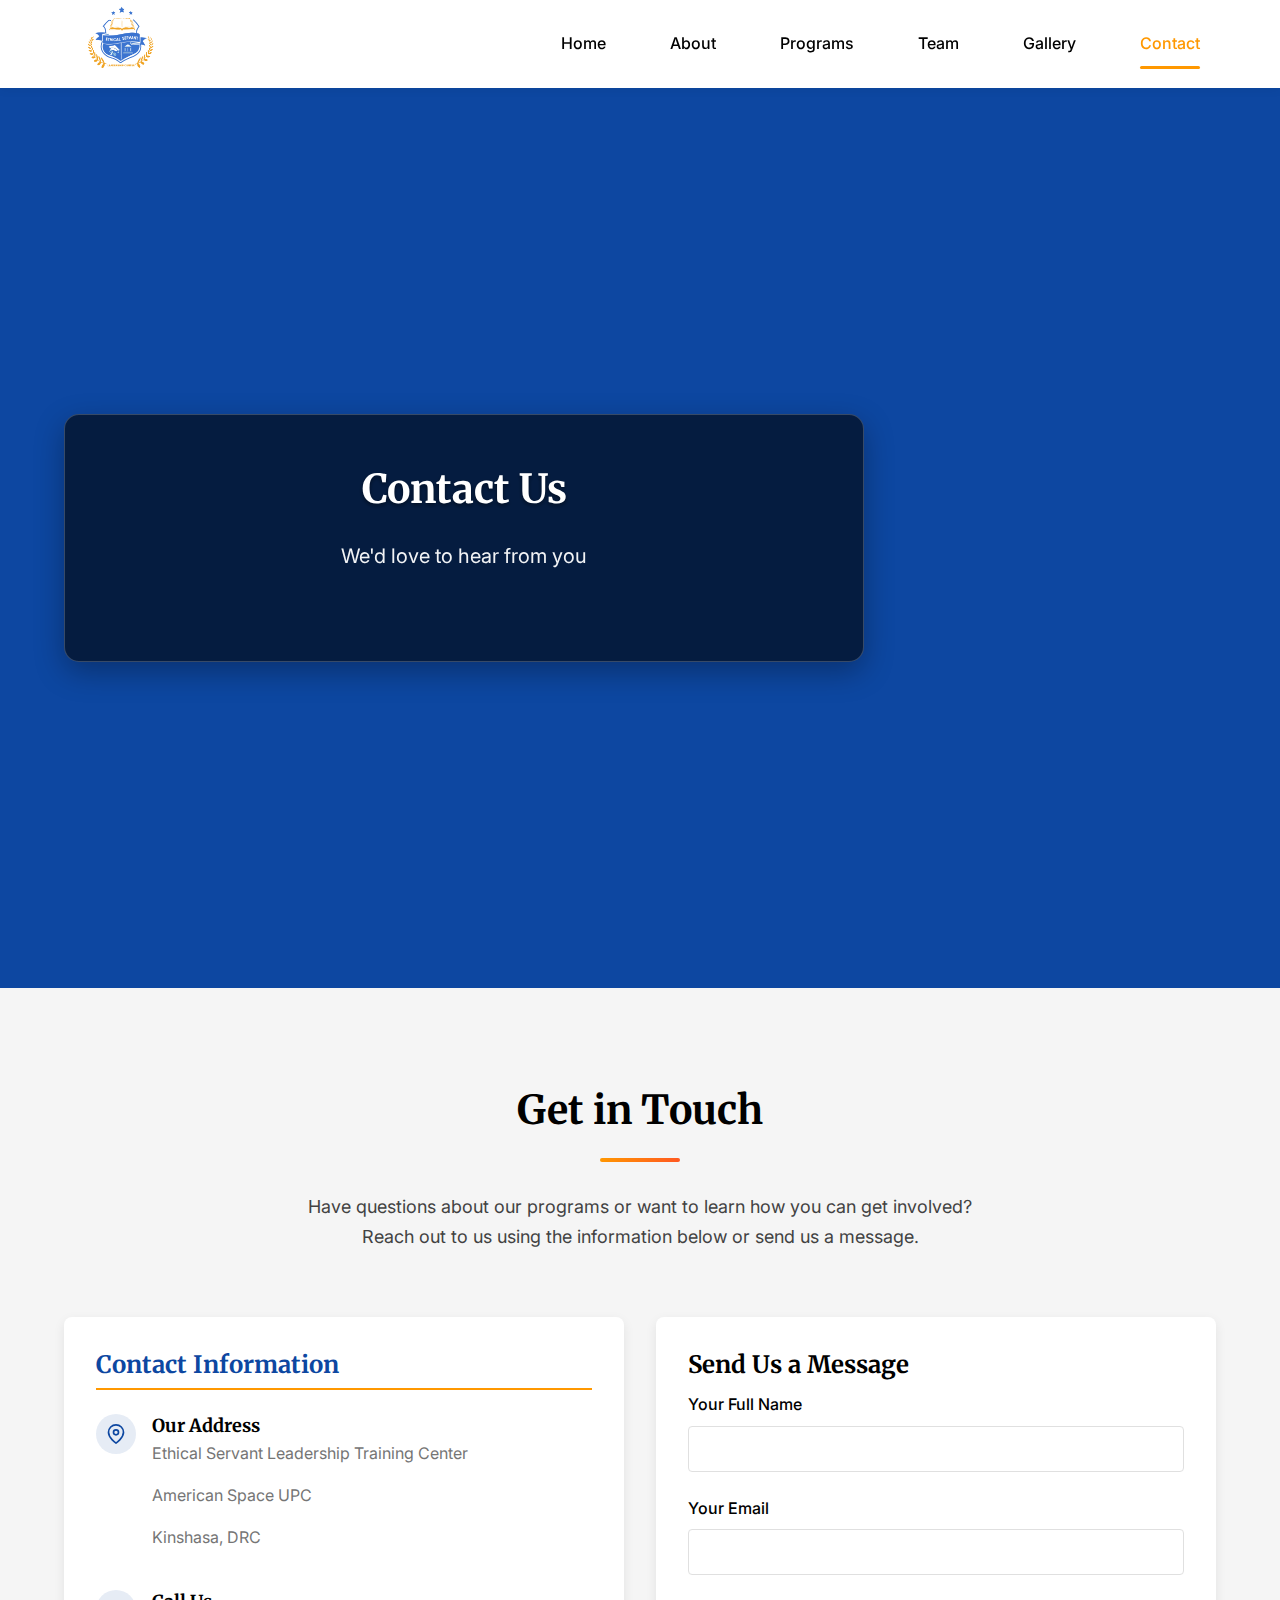
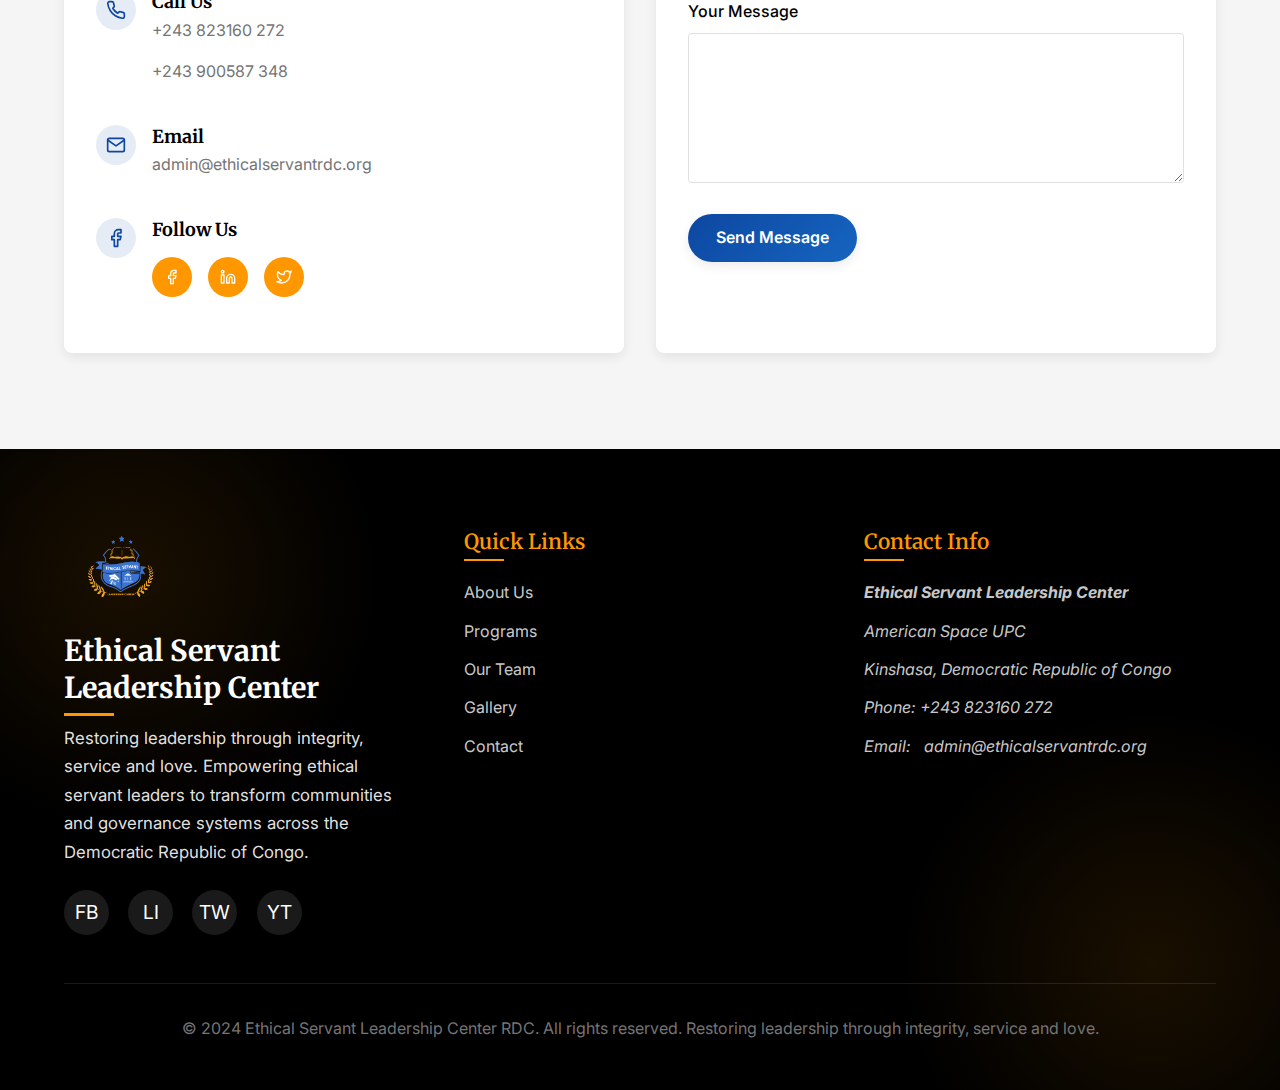
<file: contact.html>
<!DOCTYPE html>
<html lang="en">
<head>
    <meta charset="UTF-8">
    <meta name="viewport" content="width=device-width, initial-scale=1.0">
    <title>Contact Us - Ethical Servant Leadership Center</title>
    <link rel="stylesheet" href="styles.css">
    <link rel="preconnect" href="https://fonts.googleapis.com">
    <link rel="preconnect" href="https://fonts.gstatic.com" crossorigin>
    <link href="https://fonts.googleapis.com/css2?family=Inter:wght@300;400;500;600;700&family=Merriweather:wght@300;400;700&display=swap" rel="stylesheet">
</head>
<body>
    <!-- Skip to main content for accessibility -->
    <a href="#main-content" class="skip-link">Skip to main content</a>

    <!-- Header with logo and navigation -->
    <header class="site-header">
        <div class="container">
            <div class="header-content">
                <div class="logo">
                    <img src="images/logo.png" alt="Ethical Servant Leadership Center Logo">
                </div>
                <nav class="main-nav" role="navigation" aria-label="Main navigation">
                    <button class="nav-toggle" id="navToggle" aria-expanded="false" aria-controls="navMenu">
                        <span class="hamburger-icon"></span>
                        <span class="sr-only">Toggle navigation</span>
                    </button>
                    <ul class="nav-menu" id="navMenu">
                        <li><a href="index.html" class="nav-link">Home</a></li>
                        <li><a href="about.html" class="nav-link">About</a></li>
                        <li><a href="programs.html" class="nav-link">Programs</a></li>
                        <li><a href="team.html" class="nav-link">Team</a></li>
                        <li><a href="gallery.html" class="nav-link">Gallery</a></li>
                        <li><a href="contact.html" class="nav-link active">Contact</a></li>
                    </ul>
                </nav>
            </div>
        </div>
    </header>

    <!-- Hero Section -->
    <section class="hero" id="main-content">
        <div class="container">
            <div class="hero-content text-center">
                <h1 class="hero-title">Contact Us</h1>
                <p class="hero-subtitle">We'd love to hear from you</p>
            </div>
        </div>
    </section>

    <!-- Main Content -->
    <main>
        <!-- Contact Section -->
        <section class="section contact-section">
            <div class="container">
                <div class="section-header text-center">
                    <h2 class="section-title">Get in Touch</h2>
                    <p class="section-description">
                        Have questions about our programs or want to learn how you can get involved?
                        Reach out to us using the information below or send us a message.
                    </p>
                </div>

                <div class="contact-grid">
                    <div class="contact-info">
                        <h3>Contact Information</h3>
                        
                        <div class="contact-detail">
                            <div class="contact-icon">
                                <svg xmlns="http://www.w3.org/2000/svg" width="20" height="20" viewBox="0 0 24 24" fill="none" stroke="currentColor" stroke-width="2" stroke-linecap="round" stroke-linejoin="round">
                                    <path d="M21 10c0 7-9 13-9 13s-9-6-9-13a9 9 0 0 1 18 0z"></path>
                                    <circle cx="12" cy="10" r="3"></circle>
                                </svg>
                            </div>
                            <div class="contact-text">
                                <h4>Our Address</h4>
                                <p>Ethical Servant Leadership Training Center</p>
                                <p>American Space UPC</p>
                                <p>Kinshasa, DRC</p>
                            </div>
                        </div>
                        
                        <div class="contact-detail">
                            <div class="contact-icon">
                                <svg xmlns="http://www.w3.org/2000/svg" width="20" height="20" viewBox="0 0 24 24" fill="none" stroke="currentColor" stroke-width="2" stroke-linecap="round" stroke-linejoin="round">
                                    <path d="M22 16.92v3a2 2 0 0 1-2.18 2 19.79 19.79 0 0 1-8.63-3.07 19.5 19.5 0 0 1-6-6 19.79 19.79 0 0 1-3.07-8.67A2 2 0 0 1 4.11 2h3a2 2 0 0 1 2 1.72 12.84 12.84 0 0 0 .7 2.81 2 2 0 0 1-.45 2.11L8.09 9.91a16 16 0 0 0 6 6l1.27-1.27a2 2 0 0 1 2.11-.45 12.84 12.84 0 0 0 2.81.7A2 2 0 0 1 22 16.92z"></path>
                                </svg>
                            </div>
                            <div class="contact-text">
                                <h4>Call Us</h4>
                                <p>+243 823160 272</p>
                                <p>+243 900587 348</p>
                            </div>
                        </div>
                        
                        <div class="contact-detail">
                            <div class="contact-icon">
                                <svg xmlns="http://www.w3.org/2000/svg" width="20" height="20" viewBox="0 0 24 24" fill="none" stroke="currentColor" stroke-width="2" stroke-linecap="round" stroke-linejoin="round">
                                    <path d="M4 4h16c1.1 0 2 .9 2 2v12c0 1.1-.9 2-2 2H4c-1.1 0-2-.9-2-2V6c0-1.1.9-2 2-2z"></path>
                                    <polyline points="22,6 12,13 2,6"></polyline>
                                </svg>
                            </div>
                            <div class="contact-text">
                                <h4>Email</h4>
                                <p><a href="mailto:admin@ethicalservantrdc.org">admin@ethicalservantrdc.org</a></p>
                            </div>
                        </div>
                        
                        <div class="contact-detail">
                            <div class="contact-icon">
                                <svg xmlns="http://www.w3.org/2000/svg" width="20" height="20" viewBox="0 0 24 24" fill="none" stroke="currentColor" stroke-width="2" stroke-linecap="round" stroke-linejoin="round">
                                    <path d="M18 2h-3a5 5 0 0 0-5 5v3H7v4h3v8h4v-8h3l1-4h-4V7a1 1 0 0 1 1-1h3z"></path>
                                </svg>
                            </div>
                            <div class="contact-text">
                                <h4>Follow Us</h4>
                                <div class="social-links-contact">
                                    <a href="#" aria-label="Facebook" style="background: var(--orange);">
                                        <svg xmlns="http://www.w3.org/2000/svg" width="16" height="16" viewBox="0 0 24 24" fill="none" stroke="currentColor" stroke-width="2" stroke-linecap="round" stroke-linejoin="round">
                                            <path d="M18 2h-3a5 5 0 0 0-5 5v3H7v4h3v8h4v-8h3l1-4h-4V7a1 1 0 0 1 1-1h3z"></path>
                                        </svg>
                                    </a>
                                    <a href="#" aria-label="LinkedIn" style="background: var(--orange);">
                                        <svg xmlns="http://www.w3.org/2000/svg" width="16" height="16" viewBox="0 0 24 24" fill="none" stroke="currentColor" stroke-width="2" stroke-linecap="round" stroke-linejoin="round">
                                            <path d="M16 8a6 6 0 0 1 6 6v7h-4v-7a2 2 0 0 0-2-2 2 2 0 0 0-2 2v7h-4v-7a6 6 0 0 1 6-6z"></path>
                                            <rect x="2" y="9" width="4" height="12"></rect>
                                            <circle cx="4" cy="4" r="2"></circle>
                                        </svg>
                                    </a>
                                    <a href="#" aria-label="Twitter" style="background: var(--orange);">
                                        <svg xmlns="http://www.w3.org/2000/svg" width="16" height="16" viewBox="0 0 24 24" fill="none" stroke="currentColor" stroke-width="2" stroke-linecap="round" stroke-linejoin="round">
                                            <path d="M23 3a10.9 10.9 0 0 1-3.14 1.53 4.48 4.48 0 0 0-7.86 3v1A10.66 10.66 0 0 1 3 4s-4 9 5 13a11.64 11.64 0 0 1-7 2c9 5 20 0 20-11.5a4.5 4.5 0 0 0-.08-.83A7.72 7.72 0 0 0 23 3z"></path>
                                        </svg>
                                    </a>
                                </div>
                            </div>
                        </div>
                    </div>
                    
                    <div class="contact-form">
                        <h3>Send Us a Message</h3>
                        <form id="contactForm">
                            <div class="form-group">
                                <label for="name">Your Full Name</label>
                                <input type="text" id="name" name="name" class="form-control" required>
                            </div>
                            
                            <div class="form-group">
                                <label for="email">Your Email</label>
                                <input type="email" id="email" name="email" class="form-control" required>
                            </div>
                            
                            <div class="form-group">
                                <label for="message">Your Message</label>
                                <textarea id="message" name="message" class="form-control" required></textarea>
                            </div>
                            
                            <button type="submit" class="btn btn-primary">Send Message</button>
                        </form>
                    </div>
                </div>
            </div>
        </section>
    </main>

    <!-- Footer -->
    <footer class="site-footer">
        <div class="container">
            <div class="footer-content">
                <div class="footer-section">
                    <div class="logo">
                        <img src="images/logo.png" alt="Ethical Servant Leadership Center Logo" style="height: 80px; width: auto; margin-bottom: 1rem;">
                    </div>
                    <h3 class="footer-title">Ethical Servant Leadership Center</h3>
                    <p class="footer-description">
                        Restoring leadership through integrity, service and love.
                        Empowering ethical servant leaders to transform communities and
                        governance systems across the Democratic Republic of Congo.
                    </p>
                    <div class="social-links">
                        <a href="#" aria-label="Facebook">FB</a>
                        <a href="#" aria-label="LinkedIn">LI</a>
                        <a href="#" aria-label="Twitter">TW</a>
                        <a href="#" aria-label="YouTube">YT</a>
                    </div>
                </div>
                
                <div class="footer-section">
                    <h4 class="footer-subtitle">Quick Links</h4>
                    <ul class="footer-links">
                        <li><a href="about.html">About Us</a></li>
                        <li><a href="programs.html">Programs</a></li>
                        <li><a href="team.html">Our Team</a></li>
                        <li><a href="gallery.html">Gallery</a></li>
                        <li><a href="contact.html">Contact</a></li>
                    </ul>
                </div>
                
                <div class="footer-section">
                    <h4 class="footer-subtitle">Contact Info</h4>
                    <address class="footer-contact">
                        <p><strong>Ethical Servant Leadership Center</strong></p>
                        <p>American Space UPC</p>
                        <p>Kinshasa, Democratic Republic of Congo</p>
                        <p>Phone: +243 823160 272</p>
                        <p>
                            Email:
                            <a href="mailto:admin@ethicalservantrdc.org">admin@ethicalservantrdc.org</a>
                        </p>
                    </address>
                </div>
            </div>
            
            <div class="footer-bottom">
                <p>
                    &copy; 2024 Ethical Servant Leadership Center RDC. All rights reserved.
                    Restoring leadership through integrity, service and love.
                </p>
            </div>
        </div>
    </footer>

    <script>
        // Mobile navigation toggle
        const navToggle = document.getElementById('navToggle');
        const navMenu = document.getElementById('navMenu');
        
        navToggle.addEventListener('click', () => {
            const isExpanded = navToggle.getAttribute('aria-expanded') === 'true';
            navToggle.setAttribute('aria-expanded', !isExpanded);
            navMenu.classList.toggle('show');
        });
        
        // Close mobile menu when clicking outside
        document.addEventListener('click', (event) => {
            const isClickInsideNav = document.querySelector('.header-content').contains(event.target);
            if (!isClickInsideNav && navMenu.classList.contains('show')) {
                navMenu.classList.remove('show');
                navToggle.setAttribute('aria-expanded', 'false');
            }
        });
        
        // Add active class to current navigation item
        const currentLocation = location.pathname.split('/').pop() || 'index.html';
        const navItems = document.querySelectorAll('.nav-link');
        navItems.forEach(item => {
            if (item.getAttribute('href') === currentLocation) {
                item.classList.add('active');
            }
        });
        
        // Form submission
        const contactForm = document.getElementById('contactForm');
        if (contactForm) {
            contactForm.addEventListener('submit', function(e) {
                e.preventDefault();
                // In a real implementation, you would send the form data to a server here
                alert('Thank you for your message! We will get back to you soon.');
                contactForm.reset();
            });
        }
    </script>
</body>
</html>
</file>
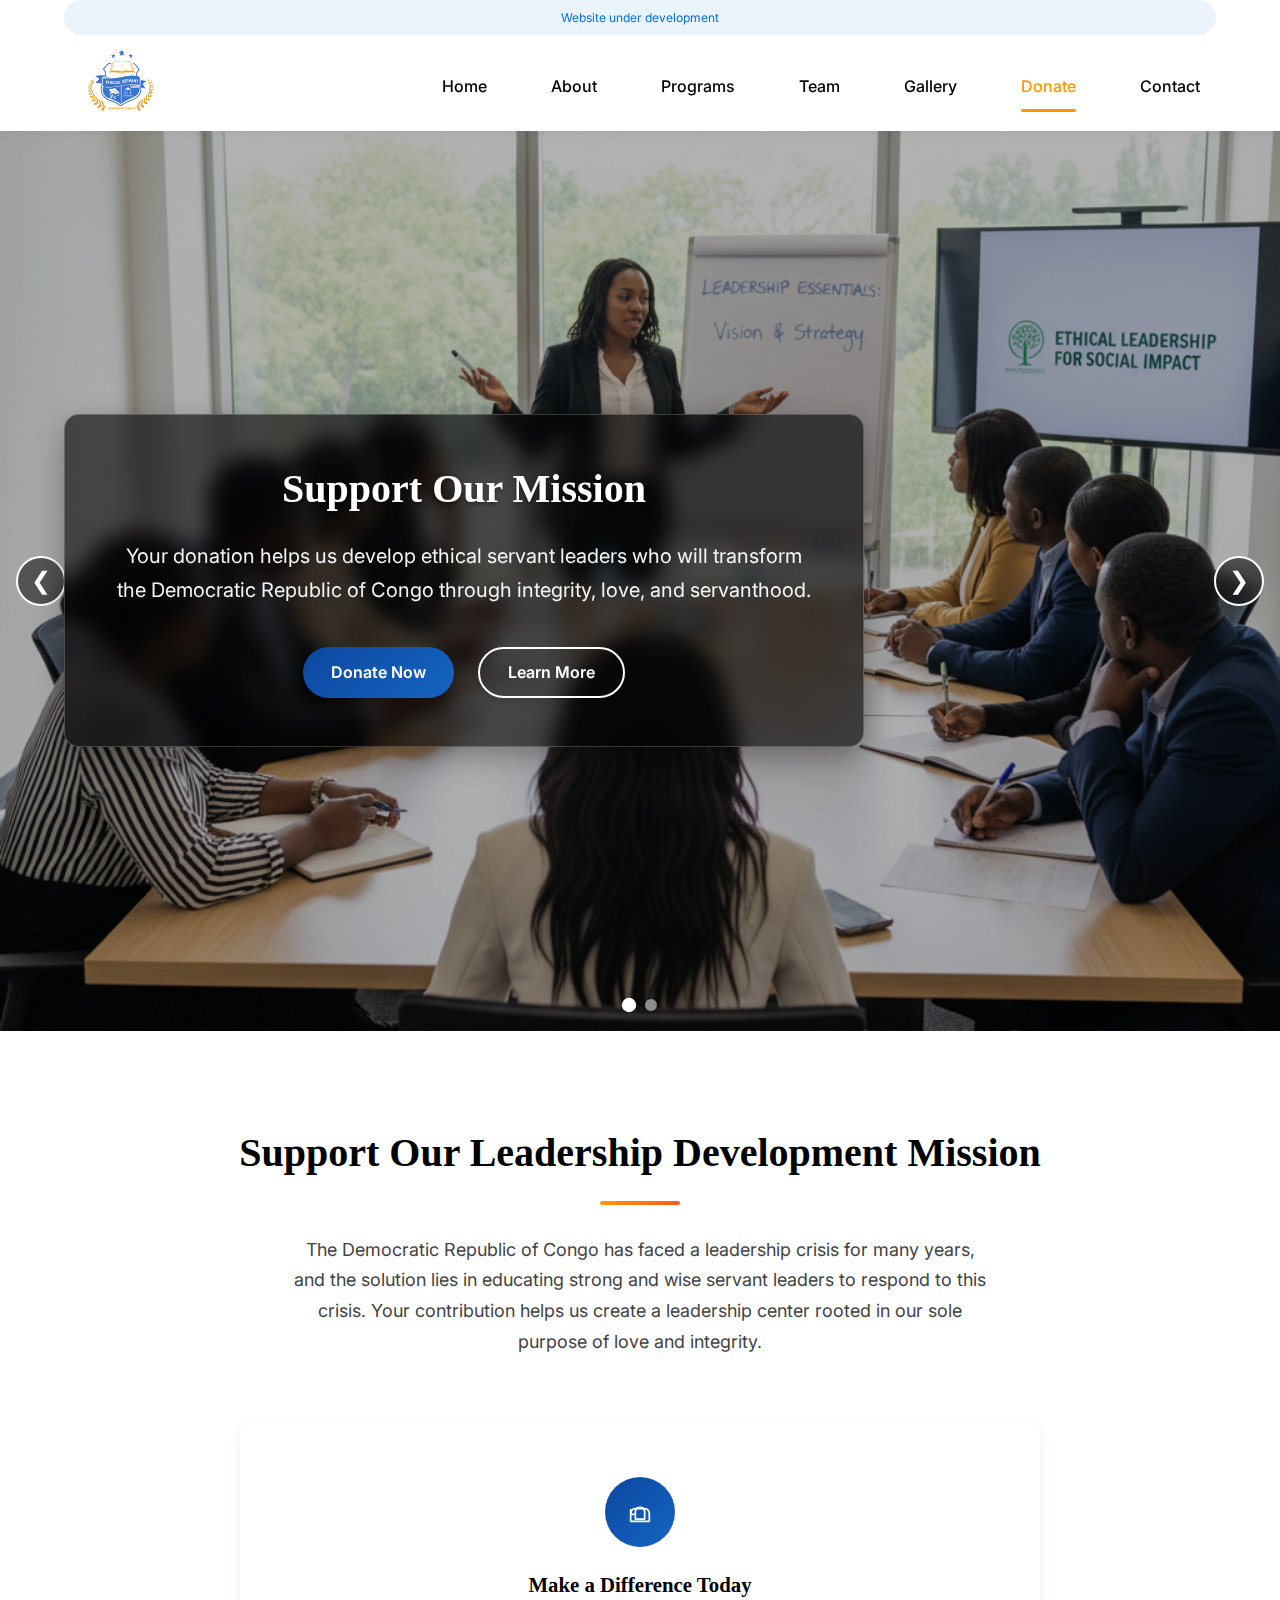
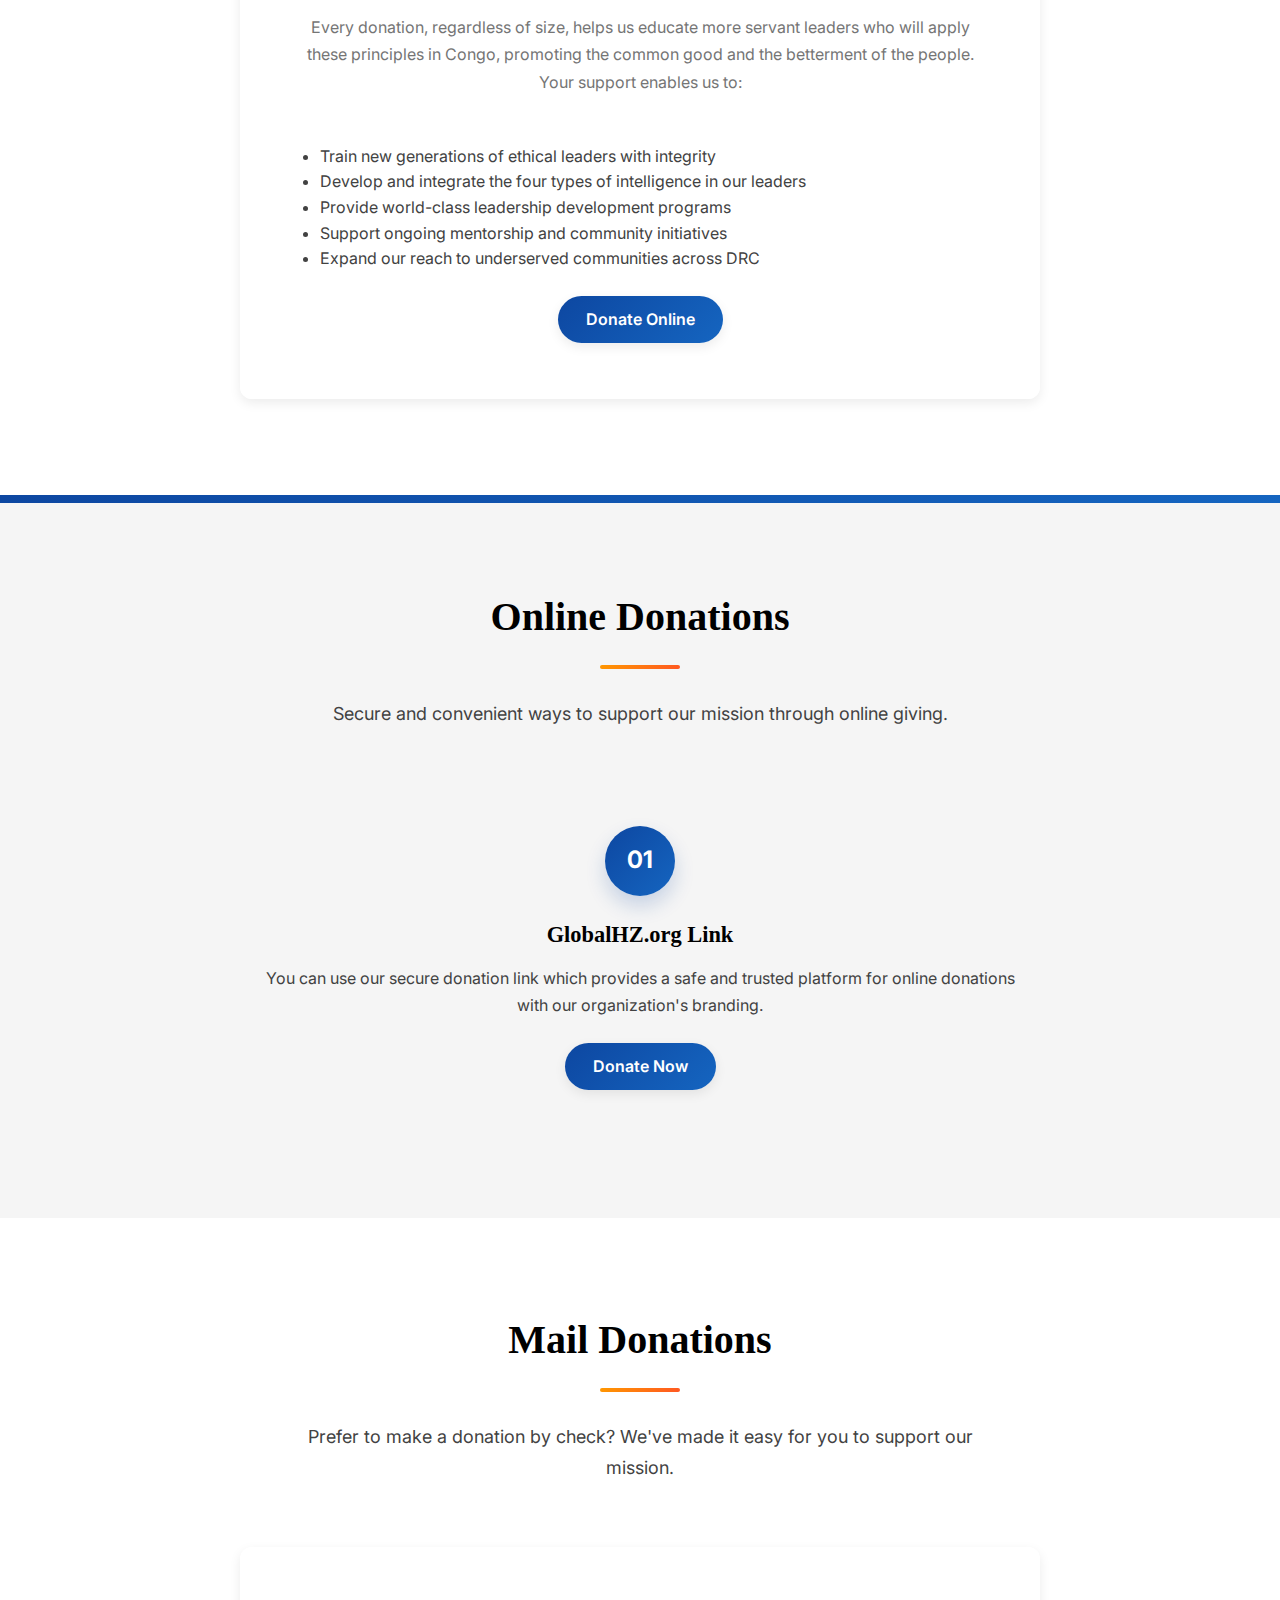
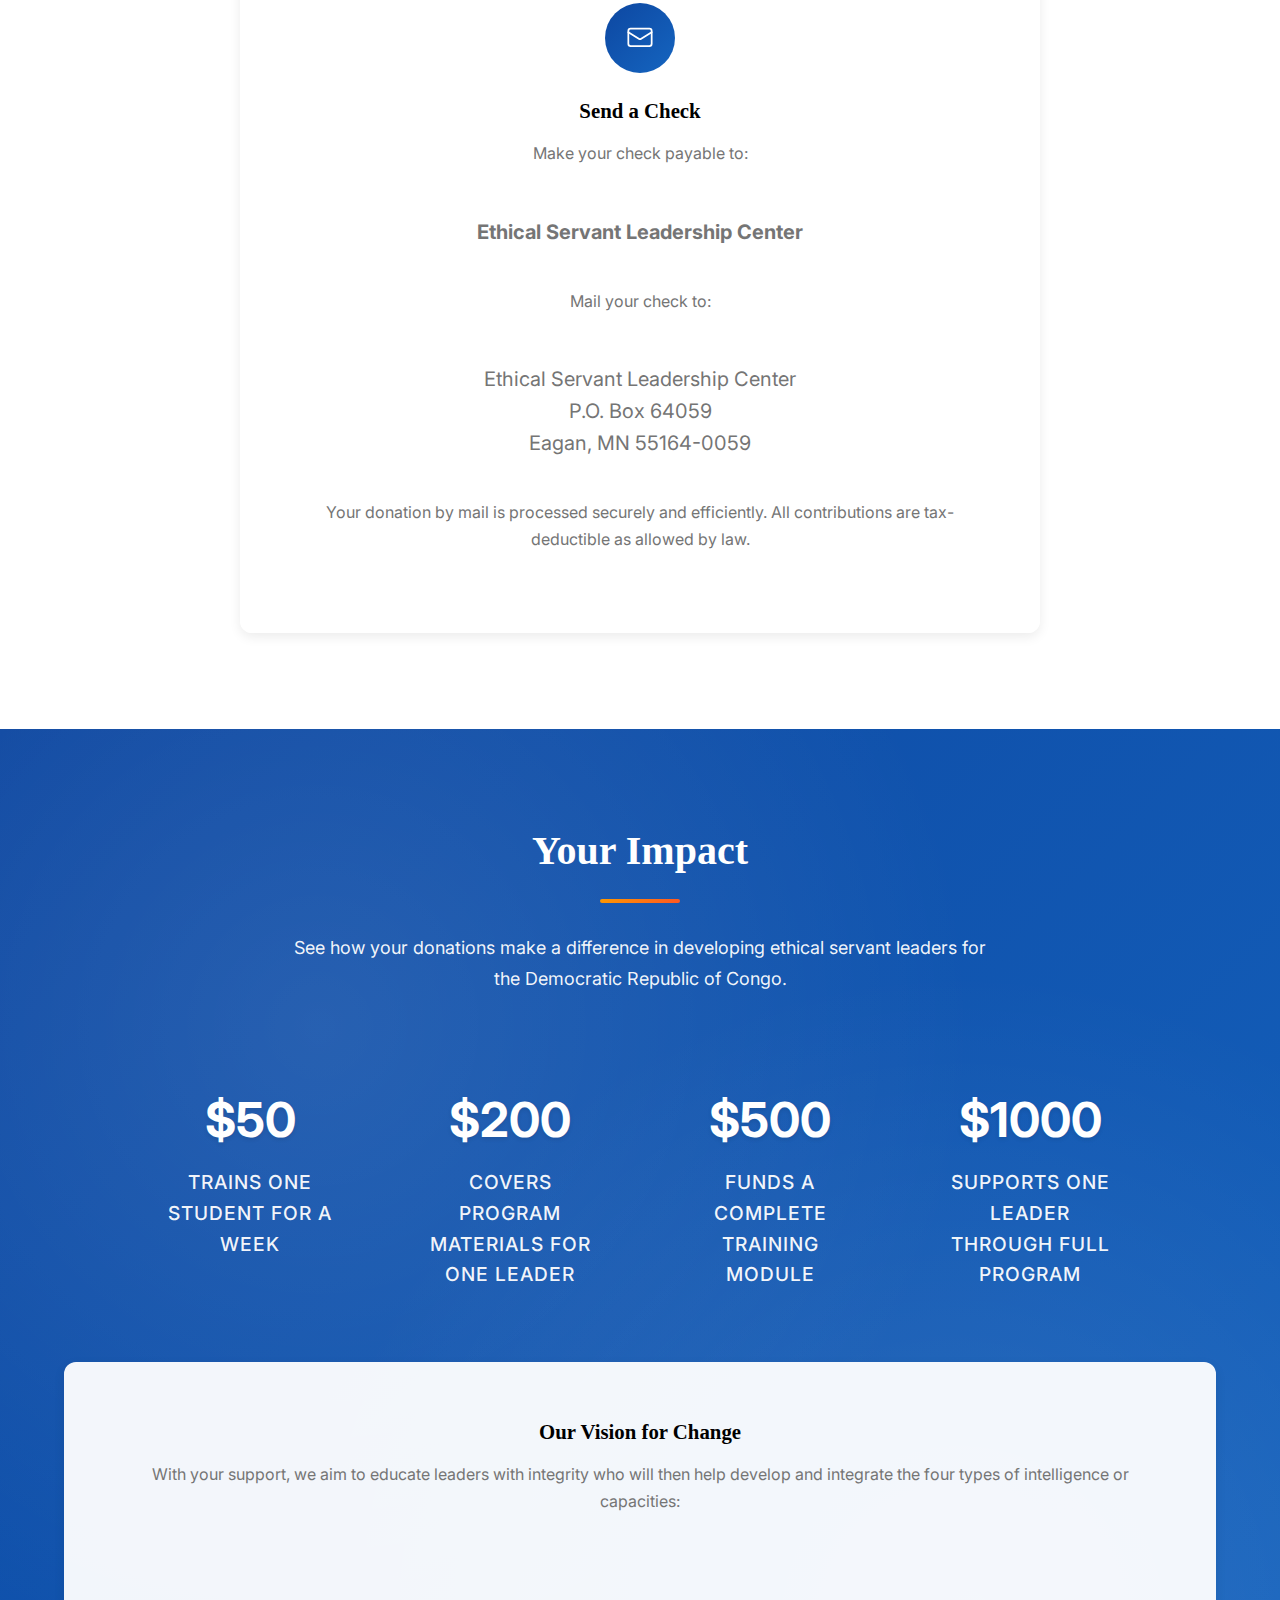
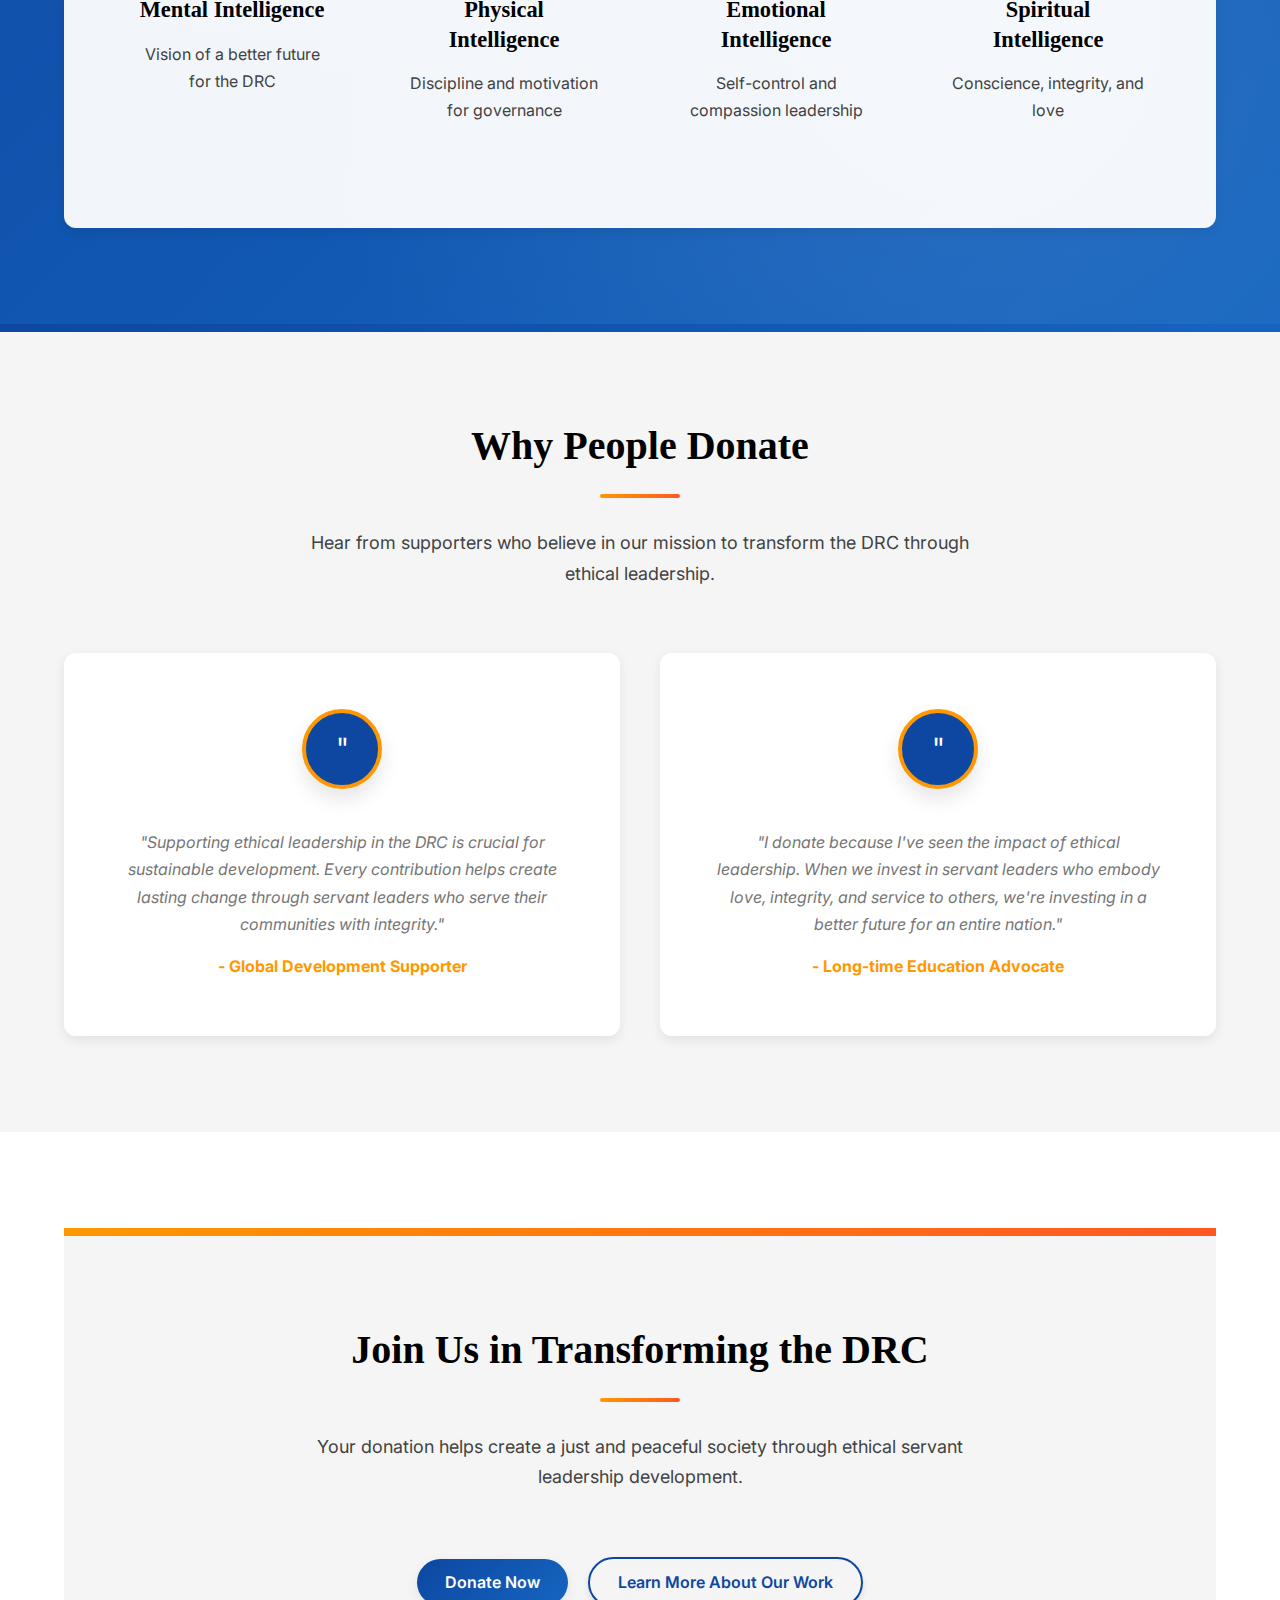
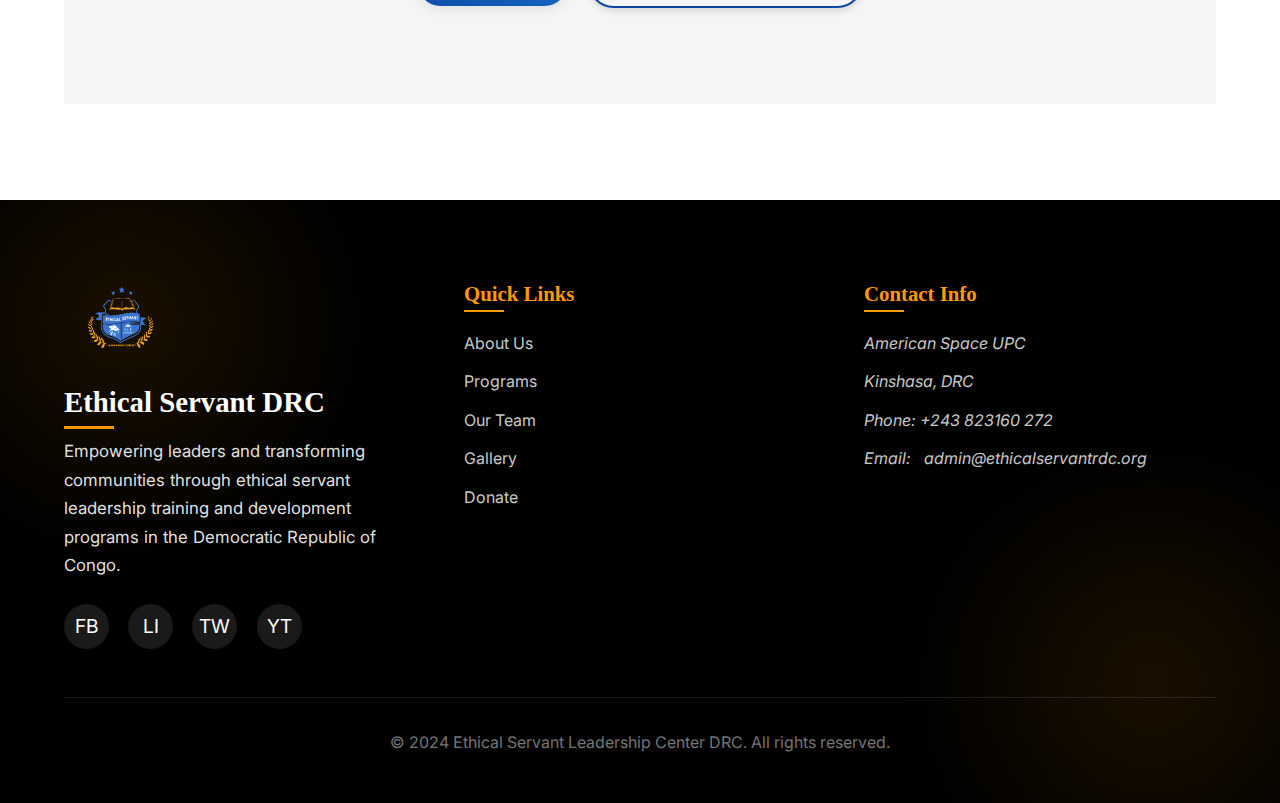
<file: donation.html>
<!DOCTYPE html>
<html lang="en">
<head>
    <meta charset="UTF-8">
    <meta name="viewport" content="width=device-width, initial-scale=1.0">
    <title>Donate - Ethical Servant DRC</title>
    <link rel="stylesheet" href="styles.css">
    <link rel="preconnect" href="https://fonts.googleapis.com">
    <link rel="preconnect" href="https://fonts.gstatic.com" crossorigin>
    <link href="https://fonts.googleapis.com/css2?family=Inter:wght@300;400;500;600;700&display=swap" rel="stylesheet">
    <link rel="stylesheet" href="https://cdnjs.cloudflare.com/ajax/libs/font-awesome/6.4.0/css/all.min.css">
</head>
<body>
    <!-- Skip to main content for accessibility -->
    <a href="#main-content" class="skip-link">Skip to main content</a>

    <!-- Header with logo and navigation -->
    <header class="site-header">
        <div class="container">
            <div style="background-color: rgba(0, 113, 227, 0.08); padding: 0.5rem; text-align: center; margin-bottom: 0.5rem; border-radius: 980px;">
                <p style="color: #0071e3; font-weight: 400; margin: 0; font-size: 0.75rem;">Website under development</p>
            </div>
            <div class="header-content">
                <div class="logo">
                    <img src="images/logo.png" alt="Ethical Servant DRC Logo">
                </div>
                <nav class="main-nav" role="navigation" aria-label="Main navigation">
                    <button class="nav-toggle" id="navToggle" aria-expanded="false" aria-controls="navMenu">
                        <span class="hamburger-icon"></span>
                        <span class="sr-only">Toggle navigation</span>
                    </button>
                    <ul class="nav-menu" id="navMenu">
                        <li><a href="index.html" class="nav-link">Home</a></li>
                        <li><a href="about.html" class="nav-link">About</a></li>
                        <li><a href="programs.html" class="nav-link">Programs</a></li>
                        <li><a href="team.html" class="nav-link">Team</a></li>
                        <li><a href="gallery.html" class="nav-link">Gallery</a></li>
                        <li><a href="donation.html" class="nav-link active">Donate</a></li>
                        <li><a href="contact.html" class="nav-link">Contact</a></li>
                        <li class="language-switcher">
                            <button class="lang-btn active" data-lang="en">
                                <span class="flag">🇬🇧</span> EN
                            </button>
                            <span style="color: var(--text-gray);">|</span>
                            <button class="lang-btn" data-lang="fr">
                                <span class="flag">🇫🇷</span> FR
                            </button>
                        </li>
                    </ul>
                </nav>
            </div>
        </div>
    </header>

    <!-- Donation Hero Section -->
    <section class="hero">
        <div class="hero-slider">
            <div class="slide active">
                <div class="slide-content">
                    <img src="images/slide-1.png" alt="Leadership Training">
                </div>
            </div>
            <div class="slide">
                <div class="slide-content">
                    <img src="images/slide-2.png" alt="Community Development">
                </div>
            </div>
            <div class="slider-nav">
                <button class="prev-btn" aria-label="Previous slide">❮</button>
                <button class="next-btn" aria-label="Next slide">❯</button>
            </div>
            <div class="slider-dots">
                <span class="dot active" data-slide="0"></span>
                <span class="dot" data-slide="1"></span>
            </div>
        </div>
        <div class="container">
            <div class="hero-content">
                <h1 class="hero-title">Support Our Mission</h1>
                <p class="hero-subtitle">Your donation helps us develop ethical servant leaders who will transform the Democratic Republic of Congo through integrity, love, and servanthood.</p>
                <div class="hero-buttons">
                    <a href="https://globalhz.org/ESLC/donate" class="btn btn-primary">Donate Now</a>
                    <a href="#donation-info" class="btn btn-secondary">Learn More</a>
                </div>
            </div>
        </div>
    </section>

    <!-- Main Content -->
    <main id="main-content">
        <!-- Donation Information Section -->
        <section class="section" id="donation-info">
            <div class="container">
                <div class="section-header text-center">
                    <h2 class="section-title">Support Our Leadership Development Mission</h2>
                    <p class="section-description">The Democratic Republic of Congo has faced a leadership crisis for many years, and the solution lies in educating strong and wise servant leaders to respond to this crisis. Your contribution helps us create a leadership center rooted in our sole purpose of love and integrity.</p>
                </div>

                <div class="mission-cards" style="grid-template-columns: 1fr; max-width: 800px; margin: 0 auto;">
                    <div class="card mission-card">
                        <div class="card-body">
                            <div class="card-icon" style="margin: 0 auto 1.5rem;">
                                <svg xmlns="http://www.w3.org/2000/svg" width="24" height="24" viewBox="0 0 24 24" fill="none" stroke="currentColor" stroke-width="2" stroke-linecap="round" stroke-linejoin="round">
                                    <path d="M12 8c2.7 0 4 1.5 4 4v6H8v-6c0-2.5 1.3-4 4-4Z"></path>
                                    <path d="M20 14v6H4v-6c0-3.5 2-5 4-5h8c2 0 4 1.5 4 5Z"></path>
                                    <path d="M4 10v2c0 1 1 2 2 2h.5"></path>
                                </svg>
                            </div>
                            <h3 class="card-title">Make a Difference Today</h3>
                            <p class="card-text">Every donation, regardless of size, helps us educate more servant leaders who will apply these principles in Congo, promoting the common good and the betterment of the people. Your support enables us to:</p>
                            <ul class="donation-benefits" style="margin: 1.5rem 0; padding-left: 1.5rem; text-align: left;">
                                <li>Train new generations of ethical leaders with integrity</li>
                                <li>Develop and integrate the four types of intelligence in our leaders</li>
                                <li>Provide world-class leadership development programs</li>
                                <li>Support ongoing mentorship and community initiatives</li>
                                <li>Expand our reach to underserved communities across DRC</li>
                            </ul>
                            <div class="text-center">
                                <a href="https://globalhz.org/ESLC/donate" class="btn btn-primary">Donate Online</a>
                            </div>
                        </div>
                    </div>
                </div>
            </div>
        </section>

        <!-- Online Donation Section -->
        <section class="section why-choose-section">
            <div class="container">
                <div class="section-header text-center">
                    <h2 class="section-title">Online Donations</h2>
                    <p class="section-description">Secure and convenient ways to support our mission through online giving.</p>
                </div>

                <div class="features-grid" style="max-width: 800px; margin: 0 auto;">
                    <div class="feature-item">
                        <div class="feature-number">01</div>
                        <h3 class="feature-title">GlobalHZ.org Link</h3>
                        <p class="feature-description">You can use our secure donation link which provides a safe and trusted platform for online donations with our organization's branding.</p>
                        <div class="text-center" style="margin-top: 1.5rem;">
                            <a href="https://globalhz.org/ESLC/donate" class="btn btn-primary">Donate Now</a>
                        </div>
                    </div>
                </div>
            </div>
        </section>

        <!-- Offline Donation Section -->
        <section class="section">
            <div class="container">
                <div class="section-header text-center">
                    <h2 class="section-title">Mail Donations</h2>
                    <p class="section-description">Prefer to make a donation by check? We've made it easy for you to support our mission.</p>
                </div>

                <div class="mission-cards" style="grid-template-columns: 1fr; max-width: 800px; margin: 0 auto;">
                    <div class="card mission-card">
                        <div class="card-body">
                            <div class="card-icon" style="margin: 0 auto 1.5rem;">
                                <svg xmlns="http://www.w3.org/2000/svg" width="24" height="24" viewBox="0 0 24 24" fill="none" stroke="currentColor" stroke-width="2" stroke-linecap="round" stroke-linejoin="round">
                                    <rect width="20" height="15" x="2" y="4" rx="2"></rect>
                                    <path d="m22 7-8.97 5.7a1.94 1.94 0 0 1-2.06 0L2 7"></path>
                                </svg>
                            </div>
                            <h3 class="card-title">Send a Check</h3>
                            <p class="card-text">Make your check payable to:</p>
                            <div class="text-center" style="font-size: 1.25rem; font-weight: bold; color: var(--primary-blue); margin: 1.5rem 0;">
                                <p>Ethical Servant Leadership Center</p>
                            </div>
                            <p class="card-text">Mail your check to:</p>
                            <div class="text-center" style="font-size: 1.25rem; margin: 1.5rem 0;">
                                <p>Ethical Servant Leadership Center<br>
                                P.O. Box 64059<br>
                                Eagan, MN 55164-0059</p>
                            </div>
                            <p class="card-text">Your donation by mail is processed securely and efficiently. All contributions are tax-deductible as allowed by law.</p>
                        </div>
                    </div>
                </div>
            </div>
        </section>

        <!-- Impact Section -->
        <section class="section stats-section">
            <div class="container">
                <div class="section-header text-center">
                    <h2 class="section-title" style="color: var(--white);">Your Impact</h2>
                    <p class="section-description" style="color: rgba(255, 255, 255, 0.95);">See how your donations make a difference in developing ethical servant leaders for the Democratic Republic of Congo.</p>
                </div>

                <div class="stats-grid" style="margin-top: 2rem;">
                    <div class="stat-item">
                        <div class="stat-number">$50</div>
                        <div class="stat-label">Trains one student for a week</div>
                    </div>
                    <div class="stat-item">
                        <div class="stat-number">$200</div>
                        <div class="stat-label">Covers program materials for one leader</div>
                    </div>
                    <div class="stat-item">
                        <div class="stat-number">$500</div>
                        <div class="stat-label">Funds a complete training module</div>
                    </div>
                    <div class="stat-item">
                        <div class="stat-number">$1000</div>
                        <div class="stat-label">Supports one leader through full program</div>
                    </div>
                </div>

                <div class="mission-cards" style="margin-top: 3rem;">
                    <div class="card mission-card">
                        <div class="card-body">
                            <h3 class="card-title">Our Vision for Change</h3>
                            <p class="card-text">With your support, we aim to educate leaders with integrity who will then help develop and integrate the four types of intelligence or capacities:</p>
                            <div class="features-grid" style="margin-top: 1.5rem; grid-template-columns: repeat(auto-fit, minmax(200px, 1fr));">
                                <div class="feature-item">
                                    <h4 class="feature-title">Mental Intelligence</h4>
                                    <p class="feature-description">Vision of a better future for the DRC</p>
                                </div>
                                <div class="feature-item">
                                    <h4 class="feature-title">Physical Intelligence</h4>
                                    <p class="feature-description">Discipline and motivation for governance</p>
                                </div>
                                <div class="feature-item">
                                    <h4 class="feature-title">Emotional Intelligence</h4>
                                    <p class="feature-description">Self-control and compassion leadership</p>
                                </div>
                                <div class="feature-item">
                                    <h4 class="feature-title">Spiritual Intelligence</h4>
                                    <p class="feature-description">Conscience, integrity, and love</p>
                                </div>
                            </div>
                        </div>
                    </div>
                </div>
            </div>
        </section>

        <!-- Testimonials Section -->
        <section class="section why-choose-section">
            <div class="container">
                <div class="section-header text-center">
                    <h2 class="section-title">Why People Donate</h2>
                    <p class="section-description">Hear from supporters who believe in our mission to transform the DRC through ethical leadership.</p>
                </div>

                <div class="mission-cards">
                    <div class="card mission-card">
                        <div class="card-body">
                            <div class="instructor-profile">
                                <div class="instructor-image" style="background: var(--primary-blue); color: var(--white); width: 80px; height: 80px; border-radius: 50%; display: flex; align-items: center; justify-content: center; font-size: 2rem; margin: 0 auto 1rem;">"</div>
                            </div>
                            <p class="card-text" style="text-align: center; font-style: italic; margin-bottom: 1rem;">"Supporting ethical leadership in the DRC is crucial for sustainable development. Every contribution helps create lasting change through servant leaders who serve their communities with integrity."</p>
                            <div style="text-align: center; font-weight: bold; color: var(--orange);">- Global Development Supporter</div>
                        </div>
                    </div>

                    <div class="card mission-card">
                        <div class="card-body">
                            <div class="instructor-profile">
                                <div class="instructor-image" style="background: var(--primary-blue); color: var(--white); width: 80px; height: 80px; border-radius: 50%; display: flex; align-items: center; justify-content: center; font-size: 2rem; margin: 0 auto 1rem;">"</div>
                            </div>
                            <p class="card-text" style="text-align: center; font-style: italic; margin-bottom: 1rem;">"I donate because I've seen the impact of ethical leadership. When we invest in servant leaders who embody love, integrity, and service to others, we're investing in a better future for an entire nation."</p>
                            <div style="text-align: center; font-weight: bold; color: var(--orange);">- Long-time Education Advocate</div>
                        </div>
                    </div>
                </div>
            </div>
        </section>

        <!-- Call to Action Section -->
        <section class="section">
            <div class="container">
                <div class="get-involved-section">
                    <div class="section-header text-center">
                        <h2 class="section-title">Join Us in Transforming the DRC</h2>
                        <p class="section-description">Your donation helps create a just and peaceful society through ethical servant leadership development.</p>
                    </div>

                    <div class="text-center">
                        <a href="https://globalhz.org/ESLC/donate" class="btn btn-primary">Donate Now</a>
                        <a href="about.html" class="btn btn-outline" style="margin-left: 1rem;">Learn More About Our Work</a>
                    </div>
                </div>
            </div>
        </section>
    </main>

    <!-- Footer -->
    <footer class="site-footer">
        <div class="container">
            <div class="footer-content">
                <div class="footer-section">
                    <div class="logo">
                        <img src="images/logo.png" alt="Ethical Servant DRC Logo" style="height: 80px; width: auto; margin-bottom: 1rem;">
                    </div>
                    <h3 class="footer-title">Ethical Servant DRC</h3>
                    <p class="footer-description">Empowering leaders and transforming communities through ethical servant leadership training and development programs in the Democratic Republic of Congo.</p>
                    <div class="social-links">
                        <a href="#" aria-label="Facebook">FB</a>
                        <a href="#" aria-label="LinkedIn">LI</a>
                        <a href="#" aria-label="Twitter">TW</a>
                        <a href="#" aria-label="YouTube">YT</a>
                    </div>
                </div>

                <div class="footer-section">
                    <h4 class="footer-subtitle">Quick Links</h4>
                    <ul class="footer-links">
                        <li><a href="about.html">About Us</a></li>
                        <li><a href="programs.html">Programs</a></li>
                        <li><a href="team.html">Our Team</a></li>
                        <li><a href="gallery.html">Gallery</a></li>
                        <li><a href="donation.html">Donate</a></li>
                    </ul>
                </div>

                <div class="footer-section">
                    <h4 class="footer-subtitle">Contact Info</h4>
                    <address class="footer-contact">
                        <p>American Space UPC</p>
                        <p>Kinshasa, DRC</p>
                        <p>Phone: +243 823160 272</p>
                        <p>Email: <a href="mailto:admin@ethicalservantrdc.org">admin@ethicalservantrdc.org</a></p>
                    </address>
                </div>
            </div>

            <div class="footer-bottom">
                <p>&copy; 2024 Ethical Servant Leadership Center DRC. All rights reserved.</p>
            </div>
        </div>
    </footer>

    <script>
        // Mobile navigation toggle
        const navToggle = document.getElementById('navToggle');
        const navMenu = document.getElementById('navMenu');

        navToggle.addEventListener('click', () => {
            const isExpanded = navToggle.getAttribute('aria-expanded') === 'true';
            navToggle.setAttribute('aria-expanded', !isExpanded);
            navMenu.classList.toggle('show');
            document.body.classList.toggle('menu-open');
        });

        // Close mobile menu when clicking outside
        document.addEventListener('click', (event) => {
            const isClickInsideNav = document.querySelector('.header-content').contains(event.target);
            if (!isClickInsideNav && navMenu.classList.contains('show')) {
                navMenu.classList.remove('show');
                navToggle.setAttribute('aria-expanded', 'false');
            }
        });

        // Add active class to current navigation item
        const currentLocation = location.pathname.split('/').pop() || 'index.html';
        const navItems = document.querySelectorAll('.nav-link');
        navItems.forEach(item => {
            if (item.getAttribute('href') === currentLocation) {
                item.classList.add('active');
            }
        });

        // Hero slider functionality
        document.addEventListener('DOMContentLoaded', function() {
            const slides = document.querySelectorAll('.slide');
            const dots = document.querySelectorAll('.dot');
            const prevBtn = document.querySelector('.prev-btn');
            const nextBtn = document.querySelector('.next-btn');
            let currentSlide = 0;

            // Show slide function
            function showSlide(index) {
                slides.forEach(slide => slide.classList.remove('active'));
                dots.forEach(dot => dot.classList.remove('active'));

                slides[index].classList.add('active');
                dots[index].classList.add('active');
                currentSlide = index;
            }

            // Next slide
            function nextSlide() {
                let newIndex = currentSlide + 1;
                if (newIndex >= slides.length) newIndex = 0;
                showSlide(newIndex);
            }

            // Previous slide
            function prevSlide() {
                let newIndex = currentSlide - 1;
                if (newIndex < 0) newIndex = slides.length - 1;
                showSlide(newIndex);
            }

            // Auto slide change
            setInterval(nextSlide, 5000);

            // Button event listeners
            prevBtn.addEventListener('click', prevSlide);
            nextBtn.addEventListener('click', nextSlide);

            // Dot navigation
            dots.forEach(dot => {
                dot.addEventListener('click', () => {
                    const slideIndex = parseInt(dot.getAttribute('data-slide'));
                    showSlide(slideIndex);
                });
            });
        });
    </script>
</body>
</html>
</file>
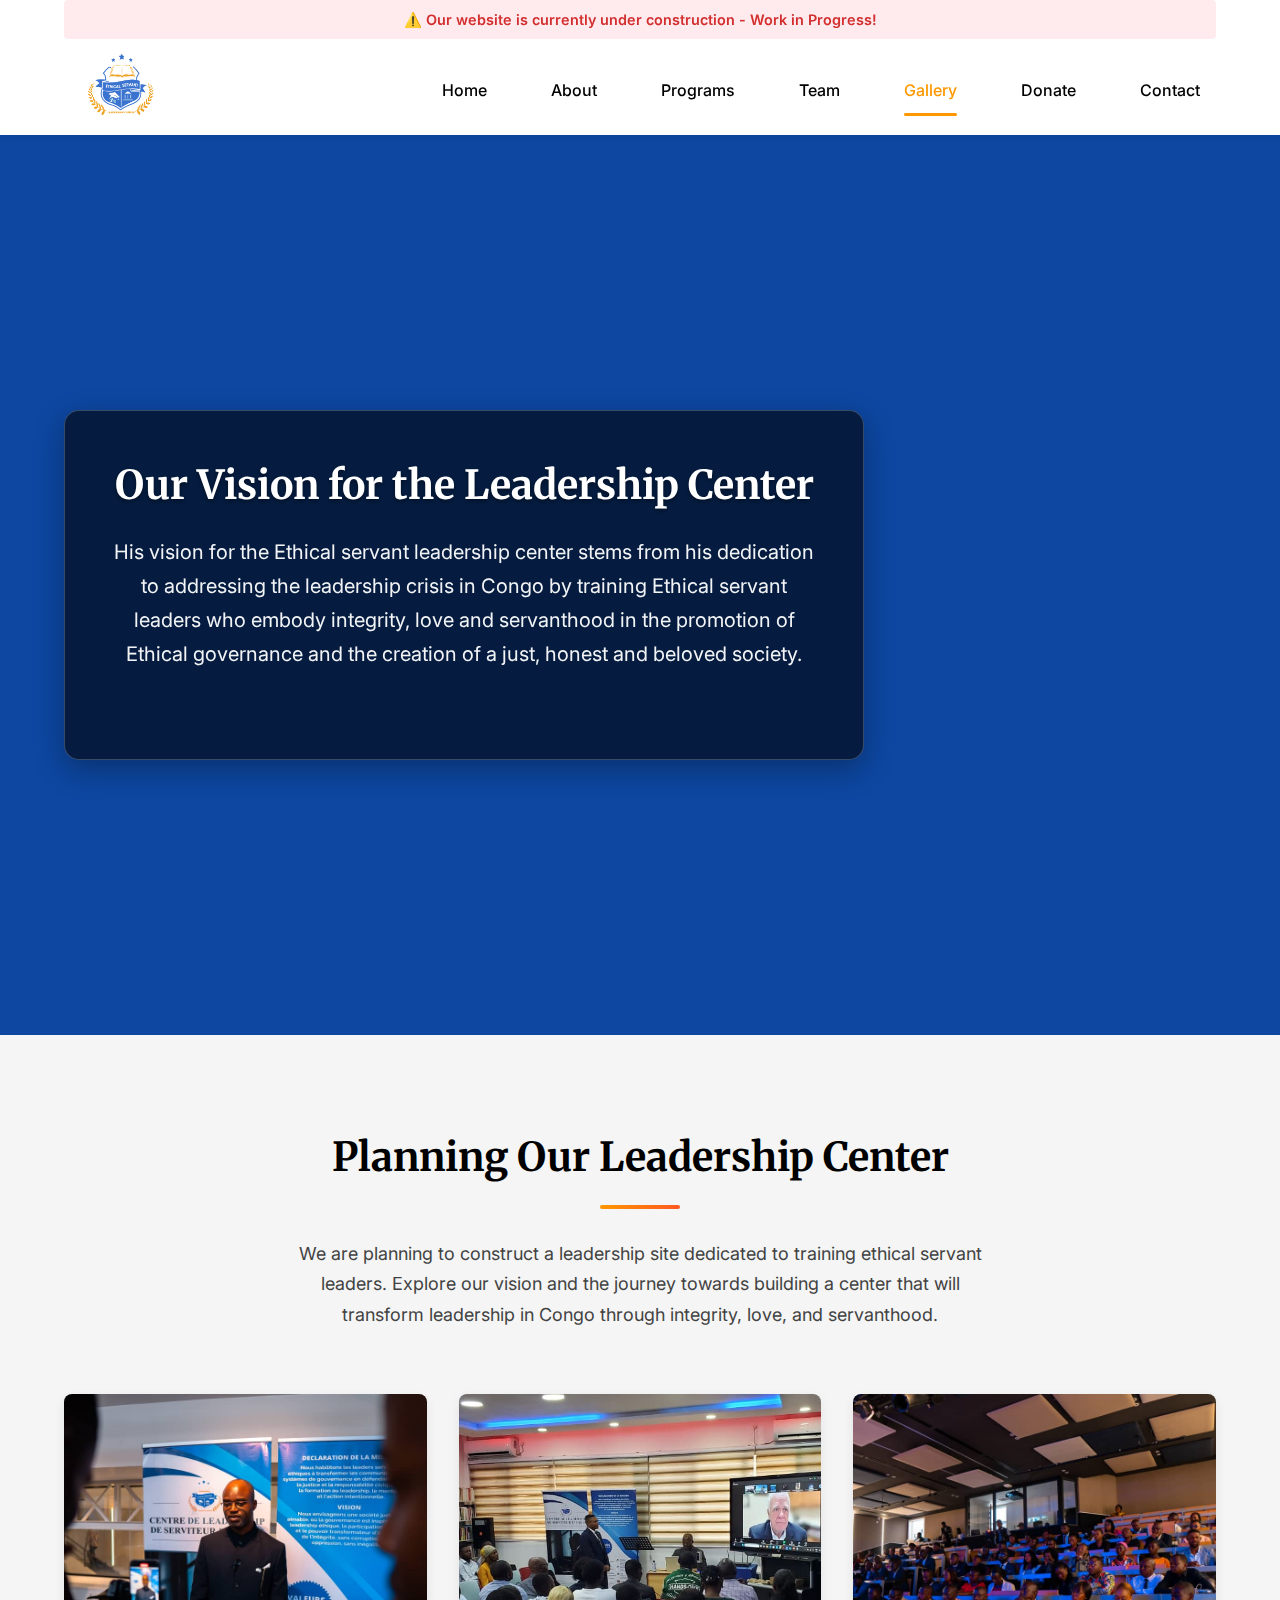
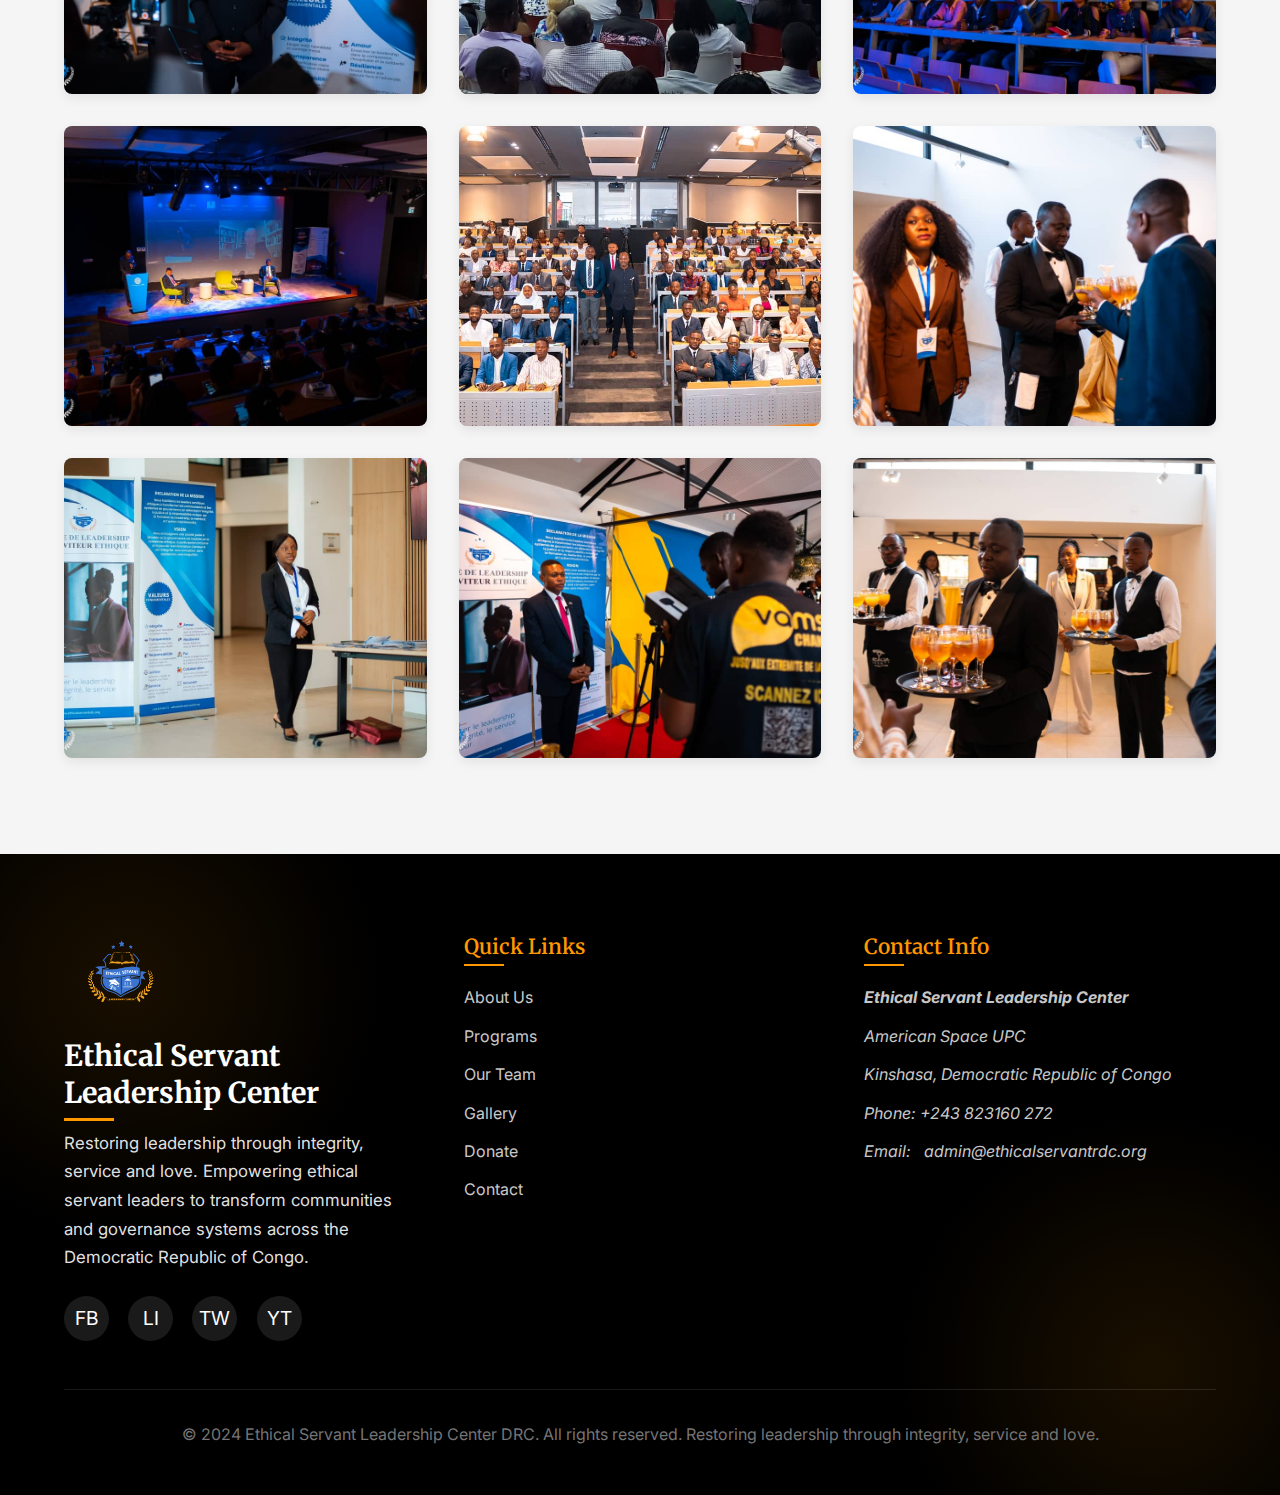
<file: gallery.html>
<!DOCTYPE html>
<html lang="en">
<head>
    <meta charset="UTF-8">
    <meta name="viewport" content="width=device-width, initial-scale=1.0">
    <title>Gallery - Ethical Servant Leadership Center</title>
    <link rel="stylesheet" href="styles.css">
    <link rel="preconnect" href="https://fonts.googleapis.com">
    <link rel="preconnect" href="https://fonts.gstatic.com" crossorigin>
    <link href="https://fonts.googleapis.com/css2?family=Inter:wght@300;400;500;600;700&family=Merriweather:wght@300;400;700&display=swap" rel="stylesheet">
</head>
<body>
    <!-- Skip to main content for accessibility -->
    <a href="#main-content" class="skip-link">Skip to main content</a>

    <!-- Header with logo and navigation -->
    <header class="site-header">
        <div class="container">
            <div style="background-color: #ffebee; padding: 0.5rem; text-align: center; margin-bottom: 0.5rem; border-radius: 4px;">
                <p style="color: #d32f2f; font-weight: 600; margin: 0; font-size: 0.9rem;">⚠️ Our website is currently under construction - Work in Progress!</p>
            </div>
            <div class="header-content">
                <div class="logo">
                    <img src="images/logo.png" alt="Ethical Servant Leadership Center Logo">
                </div>
                <nav class="main-nav" role="navigation" aria-label="Main navigation">
                    <button class="nav-toggle" id="navToggle" aria-expanded="false" aria-controls="navMenu">
                        <span class="hamburger-icon"></span>
                        <span class="sr-only">Toggle navigation</span>
                    </button>
                    <ul class="nav-menu" id="navMenu">
                        <li><a href="index.html" class="nav-link">Home</a></li>
                        <li><a href="about.html" class="nav-link">About</a></li>
                        <li><a href="programs.html" class="nav-link">Programs</a></li>
                        <li><a href="team.html" class="nav-link">Team</a></li>
                        <li><a href="gallery.html" class="nav-link active">Gallery</a></li>
                        <li><a href="donation.html" class="nav-link">Donate</a></li>
                        <li><a href="contact.html" class="nav-link">Contact</a></li>
                        <li class="language-switcher">
                            <button class="lang-btn active" data-lang="en">
                                <span class="flag">🇬🇧</span> EN
                            </button>
                            <span style="color: var(--text-gray);">|</span>
                            <button class="lang-btn" data-lang="fr">
                                <span class="flag">🇫🇷</span> FR
                            </button>
                        </li>
                    </ul>
                </nav>
            </div>
        </div>
    </header>

    <!-- Hero Section -->
    <section class="hero" id="main-content">
        <div class="container">
            <div class="hero-content text-center">
                <h1 class="hero-title">Our Vision for the Leadership Center</h1>
                <p class="hero-subtitle">His vision for the Ethical servant leadership center stems from his dedication to addressing the leadership crisis in Congo by training Ethical servant leaders who embody integrity, love and servanthood in the promotion of Ethical governance and the creation of a just, honest and beloved society.</p>
            </div>
        </div>
    </section>

    <!-- Main Content -->
    <main>
        <!-- Gallery Section -->
        <section class="section gallery-section">
            <div class="container">
                <div class="section-header text-center">
                    <h2 class="section-title">Planning Our Leadership Center</h2>
                    <p class="section-description">
                        We are planning to construct a leadership site dedicated to training ethical servant leaders. Explore our vision and the journey towards building a center that will transform leadership in Congo through integrity, love, and servanthood.
                    </p>
                </div>

                <div class="gallery-grid">
                    <div class="gallery-item">
                        <img src="gallery/IMG-20251010-WA0007.jpg" alt="Leadership Training Program">
                        <div class="gallery-overlay">
                            <h3>Leadership Training</h3>
                            <p>Empowering future leaders with essential skills</p>
                        </div>
                    </div>
                    <div class="gallery-item">
                        <img src="gallery/IMG-20251030-WA0021.jpg" alt="Community Development Project">
                        <div class="gallery-overlay">
                            <h3>Community Development</h3>
                            <p>Building stronger communities together</p>
                        </div>
                    </div>
                    <div class="gallery-item">
                        <img src="gallery/IMG-20251031-WA0000.jpg" alt="Training Session">
                        <div class="gallery-overlay">
                            <h3>Expert Guidance</h3>
                            <p>Learning from experienced leaders</p>
                        </div>
                    </div>
                    <div class="gallery-item">
                        <img src="gallery/IMG-20251031-WA0001.jpg" alt="Workshop Participants">
                        <div class="gallery-overlay">
                            <h3>Engaged Participants</h3>
                            <p>Active learning and collaboration</p>
                        </div>
                    </div>
                    <div class="gallery-item">
                        <img src="gallery/IMG-20251031-WA0002.jpg" alt="Team Collaboration">
                        <div class="gallery-overlay">
                            <h3>Teamwork</h3>
                            <p>Building connections and networks</p>
                        </div>
                    </div>
                    <div class="gallery-item">
                        <img src="gallery/IMG-20251031-WA0003.jpg" alt="International Partnership">
                        <div class="gallery-overlay">
                            <h3>Global Partnerships</h3>
                            <p>Collaborating with international experts</p>
                        </div>
                    </div>
                    <div class="gallery-item">
                        <img src="gallery/IMG-20251031-WA0004.jpg" alt="Program Activities">
                        <div class="gallery-overlay">
                            <h3>Program Activities</h3>
                            <p>Hands-on learning experiences</p>
                        </div>
                    </div>
                    <div class="gallery-item">
                        <img src="gallery/IMG-20251031-WA0005.jpg" alt="Community Engagement">
                        <div class="gallery-overlay">
                            <h3>Community Engagement</h3>
                            <p>Building stronger communities</p>
                        </div>
                    </div>
                    <div class="gallery-item">
                        <img src="gallery/IMG-20251031-WA0006.jpg" alt="Leadership Development">
                        <div class="gallery-overlay">
                            <h3>Leadership Development</h3>
                            <p>Growing future leaders</p>
                        </div>
                    </div>
                </div>
            </div>
        </section>
    </main>

    <!-- Footer -->
    <footer class="site-footer">
        <div class="container">
            <div class="footer-content">
                <div class="footer-section">
                    <div class="logo">
                        <img src="images/logo.png" alt="Ethical Servant Leadership Center Logo" style="height: 80px; width: auto; margin-bottom: 1rem;">
                    </div>
                    <h3 class="footer-title">Ethical Servant Leadership Center</h3>
                    <p class="footer-description">
                        Restoring leadership through integrity, service and love.
                        Empowering ethical servant leaders to transform communities and
                        governance systems across the Democratic Republic of Congo.
                    </p>
                    <div class="social-links">
                        <a href="#" aria-label="Facebook">FB</a>
                        <a href="#" aria-label="LinkedIn">LI</a>
                        <a href="#" aria-label="Twitter">TW</a>
                        <a href="#" aria-label="YouTube">YT</a>
                    </div>
                </div>
                
                <div class="footer-section">
                    <h4 class="footer-subtitle">Quick Links</h4>
                    <ul class="footer-links">
                        <li><a href="about.html">About Us</a></li>
                        <li><a href="programs.html">Programs</a></li>
                        <li><a href="team.html">Our Team</a></li>
                        <li><a href="gallery.html">Gallery</a></li>
                        <li><a href="donation.html">Donate</a></li>
                        <li><a href="contact.html">Contact</a></li>
                    </ul>
                </div>
                
                <div class="footer-section">
                    <h4 class="footer-subtitle">Contact Info</h4>
                    <address class="footer-contact">
                        <p><strong>Ethical Servant Leadership Center</strong></p>
                        <p>American Space UPC</p>
                        <p>Kinshasa, Democratic Republic of Congo</p>
                        <p>Phone: +243 823160 272</p>
                        <p>
                            Email:
                            <a href="mailto:admin@ethicalservantrdc.org">admin@ethicalservantrdc.org</a>
                        </p>
                    </address>
                </div>
            </div>
            
            <div class="footer-bottom">
                <p>
                    &copy; 2024 Ethical Servant Leadership Center DRC. All rights reserved.
                    Restoring leadership through integrity, service and love.
                </p>
            </div>
        </div>
    </footer>

    <script>
        // Mobile navigation toggle
        const navToggle = document.getElementById('navToggle');
        const navMenu = document.getElementById('navMenu');
        
        navToggle.addEventListener('click', () => {
            const isExpanded = navToggle.getAttribute('aria-expanded') === 'true';
            navToggle.setAttribute('aria-expanded', !isExpanded);
            navMenu.classList.toggle('show');
        });
        
        // Close mobile menu when clicking outside
        document.addEventListener('click', (event) => {
            const isClickInsideNav = document.querySelector('.header-content').contains(event.target);
            if (!isClickInsideNav && navMenu.classList.contains('show')) {
                navMenu.classList.remove('show');
                navToggle.setAttribute('aria-expanded', 'false');
            }
        });
        
        // Add active class to current navigation item
        const currentLocation = location.pathname.split('/').pop() || 'index.html';
        const navItems = document.querySelectorAll('.nav-link');
        navItems.forEach(item => {
            if (item.getAttribute('href') === currentLocation) {
                item.classList.add('active');
            }
        });
    </script>
</body>
</html>
</file>
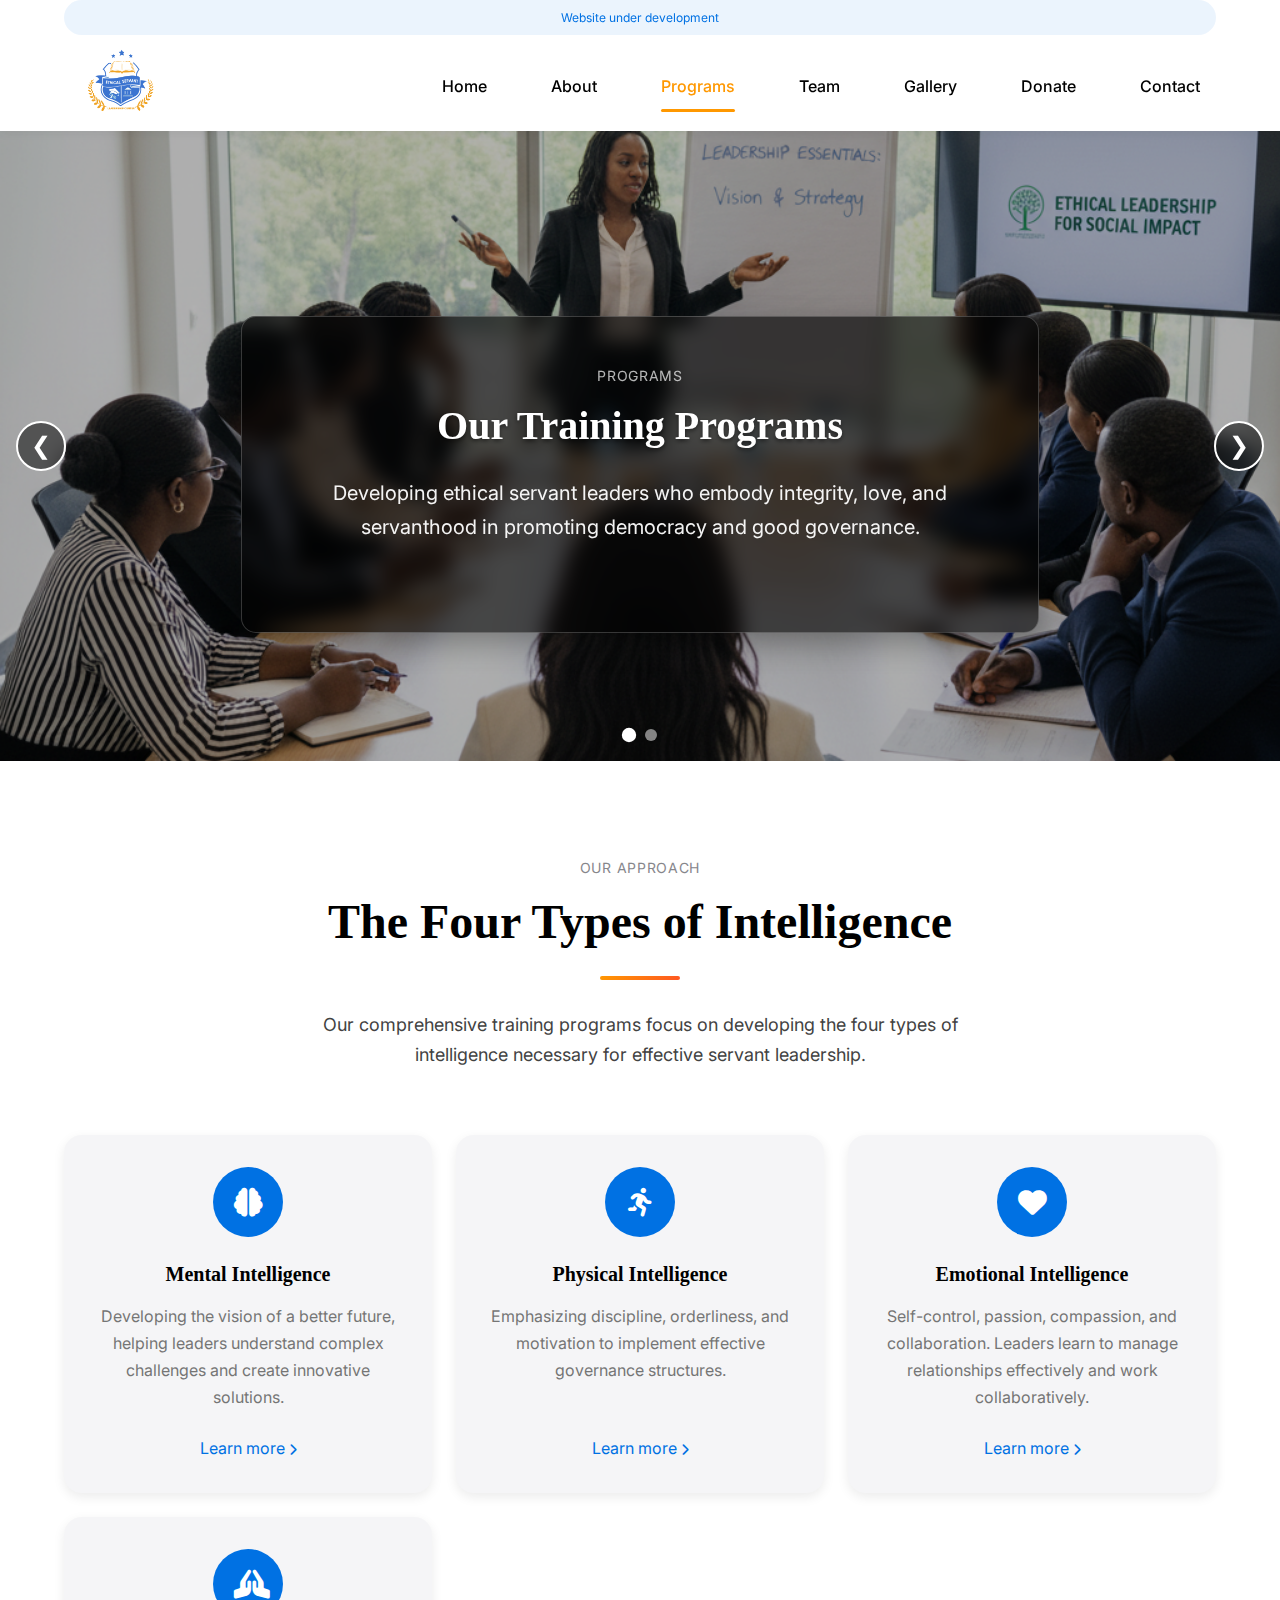
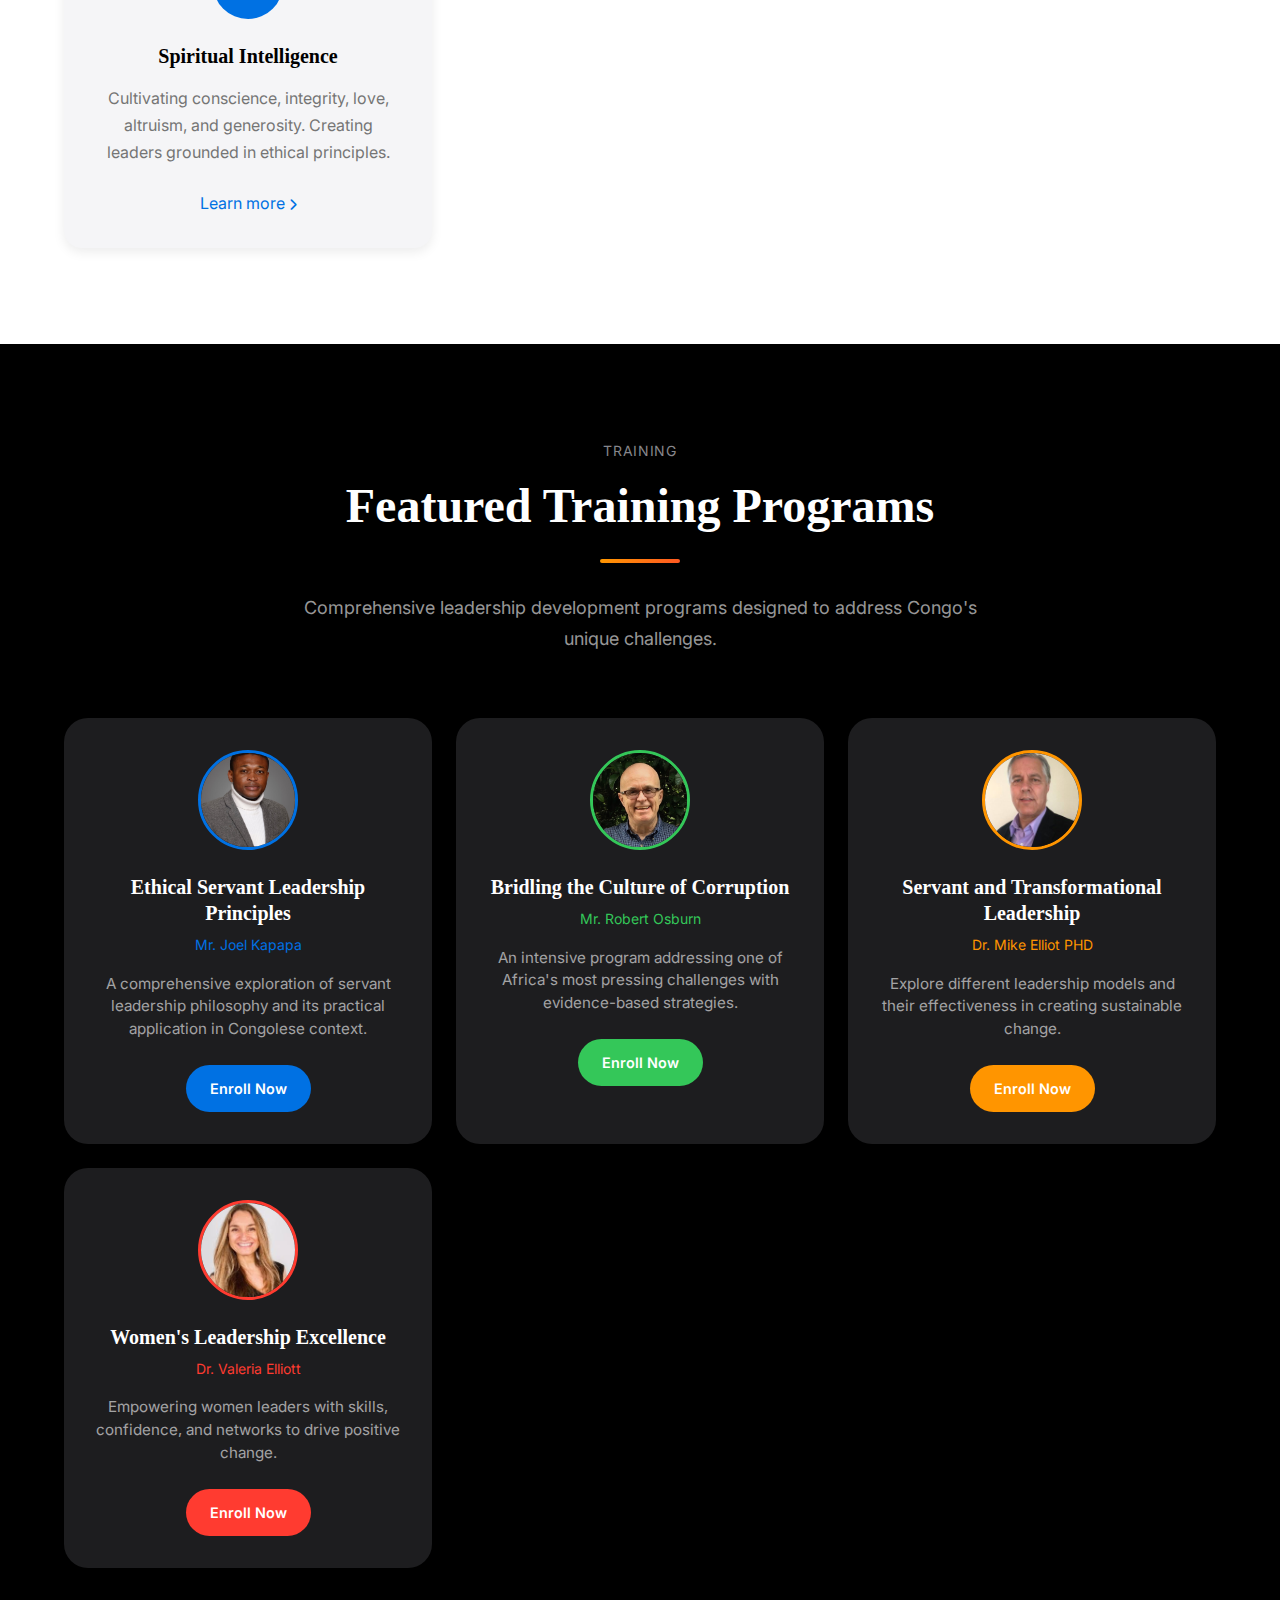
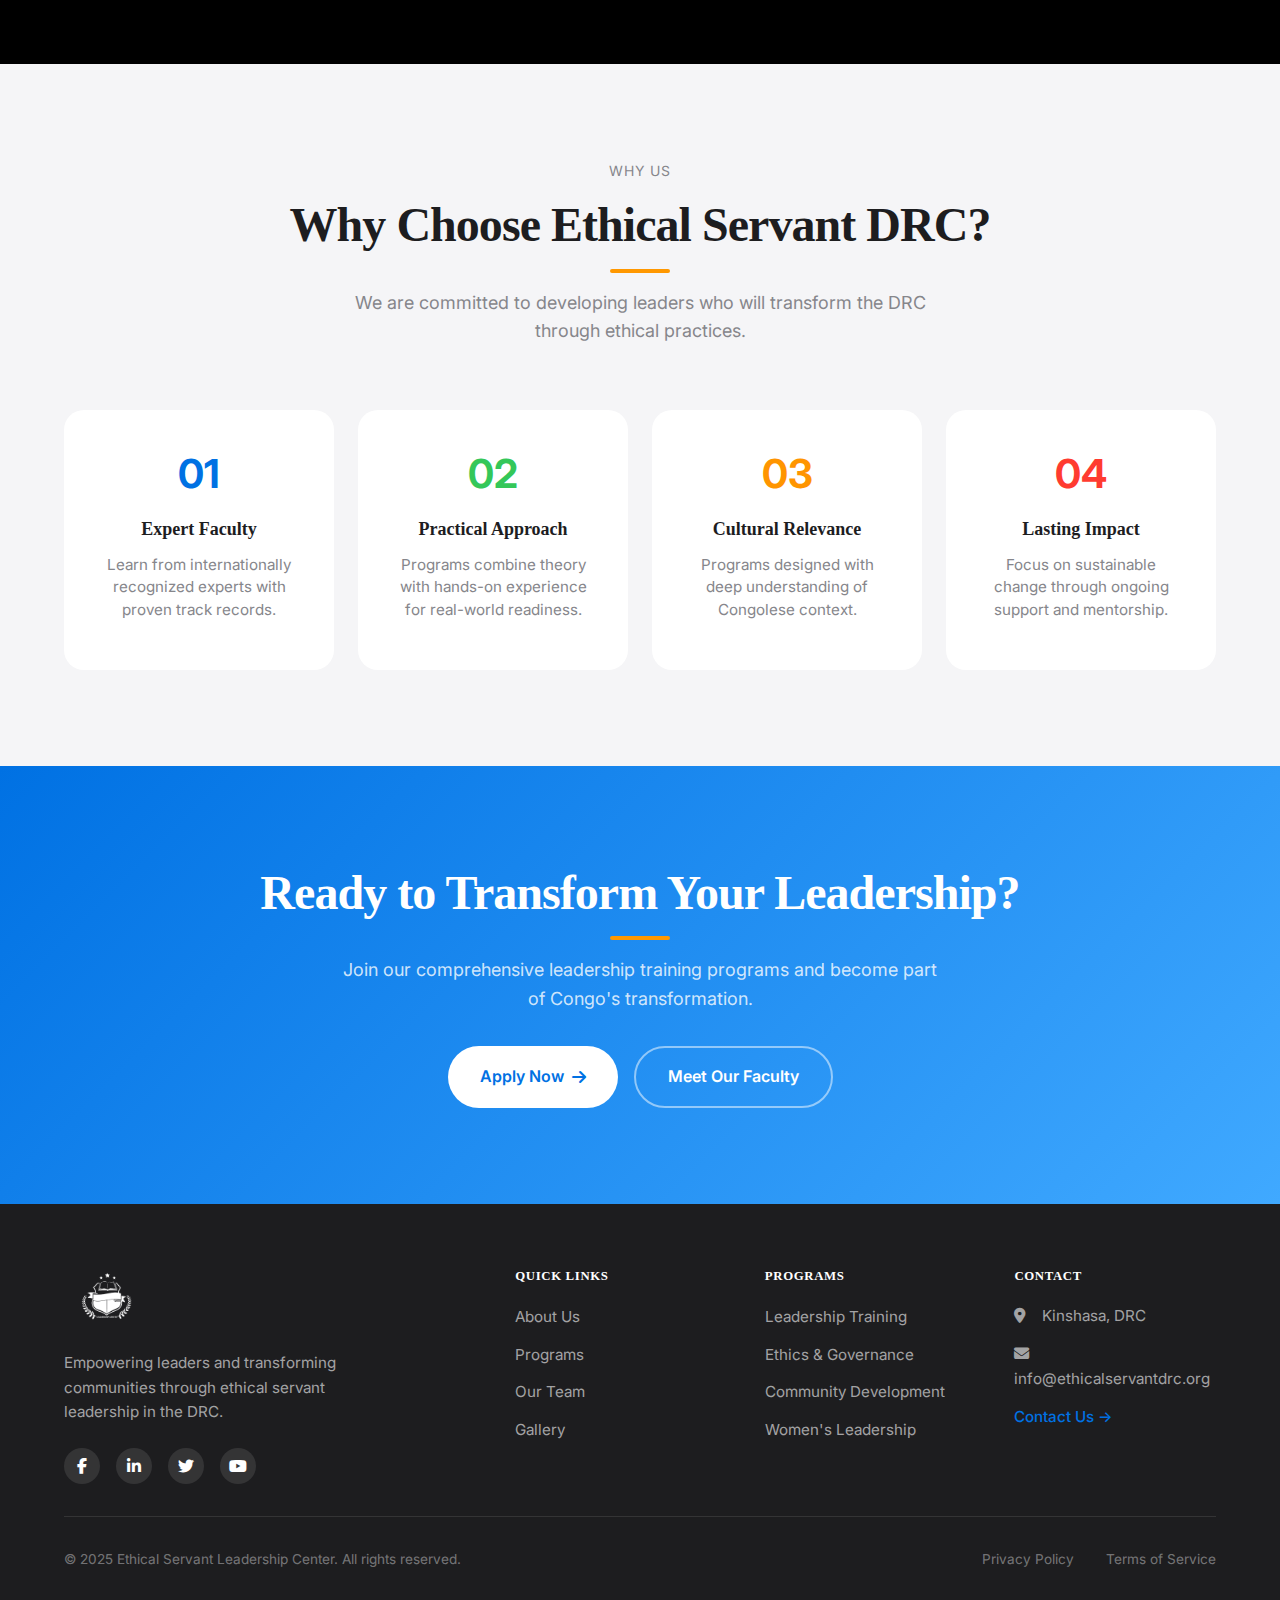
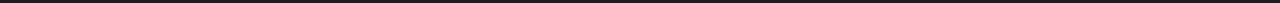
<file: programs.html>
<!DOCTYPE html>
<html lang="en">
<head>
    <meta charset="UTF-8">
    <meta name="viewport" content="width=device-width, initial-scale=1.0">
    <title>Programs - Ethical Servant DRC</title>
    <link rel="stylesheet" href="styles.css">
    <link rel="preconnect" href="https://fonts.googleapis.com">
    <link rel="preconnect" href="https://fonts.gstatic.com" crossorigin>
    <link href="https://fonts.googleapis.com/css2?family=Inter:wght@300;400;500;600;700&display=swap" rel="stylesheet">
    <link rel="stylesheet" href="https://cdnjs.cloudflare.com/ajax/libs/font-awesome/6.4.0/css/all.min.css">
</head>
<body>
    <!-- Skip to main content for accessibility -->
    <a href="#main-content" class="skip-link">Skip to main content</a>

    <!-- Header with logo and navigation -->
    <header class="site-header">
        <div class="container">
            <div style="background-color: rgba(0, 113, 227, 0.08); padding: 0.5rem; text-align: center; margin-bottom: 0.5rem; border-radius: 980px;">
                <p style="color: #0071e3; font-weight: 400; margin: 0; font-size: 0.75rem;">Website under development</p>
            </div>
            <div class="header-content">
                <div class="logo">
                    <img src="images/logo.png" alt="Ethical Servant DRC Logo">
                </div>
                <nav class="main-nav" role="navigation" aria-label="Main navigation">
                    <button class="nav-toggle" id="navToggle" aria-expanded="false" aria-controls="navMenu">
                        <span class="hamburger-icon"></span>
                        <span class="sr-only">Toggle navigation</span>
                    </button>
                    <ul class="nav-menu" id="navMenu">
                        <li><a href="index.html" class="nav-link">Home</a></li>
                        <li><a href="about.html" class="nav-link">About</a></li>
                        <li><a href="programs.html" class="nav-link active">Programs</a></li>
                        <li><a href="team.html" class="nav-link">Team</a></li>
                        <li><a href="gallery.html" class="nav-link">Gallery</a></li>
                        <li><a href="donation.html" class="nav-link">Donate</a></li>
                        <li><a href="contact.html" class="nav-link">Contact</a></li>
                        <li class="language-switcher">
                            <button class="lang-btn active" data-lang="en">
                                <span class="flag">🇬🇧</span> EN
                            </button>
                            <span style="color: var(--text-gray);">|</span>
                            <button class="lang-btn" data-lang="fr">
                                <span class="flag">🇫🇷</span> FR
                            </button>
                        </li>
                    </ul>
                </nav>
            </div>
        </div>
    </header>

    <!-- Programs Hero Section -->
    <section class="hero" style="min-height: 70vh;">
        <div class="hero-slider">
            <div class="slide active">
                <div class="slide-content">
                    <img src="images/slide-1.png" alt="Leadership Training">
                </div>
            </div>
            <div class="slide">
                <div class="slide-content">
                    <img src="images/slide-2.png" alt="Community Development">
                </div>
            </div>
            <div class="slider-nav">
                <button class="prev-btn" aria-label="Previous slide">❮</button>
                <button class="next-btn" aria-label="Next slide">❯</button>
            </div>
            <div class="slider-dots">
                <span class="dot active" data-slide="0"></span>
                <span class="dot" data-slide="1"></span>
            </div>
        </div>
        <div class="container">
            <div class="hero-content-wrapper">
                <div class="hero-content">
                    <p style="color: rgba(255, 255, 255, 0.7); font-size: 0.875rem; font-weight: 400; margin-bottom: 0.75rem; text-transform: uppercase; letter-spacing: 0.05em;">Programs</p>
                    <h1 class="hero-title">Our Training Programs</h1>
                    <p class="hero-subtitle">Developing ethical servant leaders who embody integrity, love, and servanthood in promoting democracy and good governance.</p>
                </div>
            </div>
        </div>
    </section>

    <!-- Main Content -->
    <main id="main-content">
        <!-- Four Types of Intelligence Section -->
        <section class="section" style="background: #ffffff; padding: 6rem 0;">
            <div class="container">
                <div class="section-header text-center">
                    <p style="color: #86868b; font-size: 0.875rem; font-weight: 400; margin-bottom: 0.75rem; text-transform: uppercase; letter-spacing: 0.05em;">Our Approach</p>
                    <h2 class="section-title" style="font-size: clamp(2rem, 4vw, 3rem);">The Four Types of Intelligence</h2>
                    <p class="section-description">Our comprehensive training programs focus on developing the four types of intelligence necessary for effective servant leadership.</p>
                </div>

                <div style="display: grid; grid-template-columns: repeat(auto-fit, minmax(280px, 1fr)); gap: 1.5rem; margin-top: 3rem;">
                    <div class="card" style="background: #f5f5f7; border-radius: 18px; text-align: center;">
                        <div class="card-body">
                            <div class="card-icon" style="background: #0071e3; color: #ffffff;">
                                <i class="fas fa-brain"></i>
                            </div>
                            <h3 class="card-title" style="font-size: 1.25rem;">Mental Intelligence</h3>
                            <p class="card-text">Developing the vision of a better future, helping leaders understand complex challenges and create innovative solutions.</p>
                            <a href="contact.html" style="color: #0071e3; text-decoration: none; font-size: 1rem;">Learn more <i class="fas fa-chevron-right" style="font-size: 0.75rem;"></i></a>
                        </div>
                    </div>

                    <div class="card" style="background: #f5f5f7; border-radius: 18px; text-align: center;">
                        <div class="card-body">
                            <div class="card-icon" style="background: #0071e3; color: #ffffff;">
                                <i class="fas fa-running"></i>
                            </div>
                            <h3 class="card-title" style="font-size: 1.25rem;">Physical Intelligence</h3>
                            <p class="card-text">Emphasizing discipline, orderliness, and motivation to implement effective governance structures.</p>
                            <a href="contact.html" style="color: #0071e3; text-decoration: none; font-size: 1rem;">Learn more <i class="fas fa-chevron-right" style="font-size: 0.75rem;"></i></a>
                        </div>
                    </div>

                    <div class="card" style="background: #f5f5f7; border-radius: 18px; text-align: center;">
                        <div class="card-body">
                            <div class="card-icon" style="background: #0071e3; color: #ffffff;">
                                <i class="fas fa-heart"></i>
                            </div>
                            <h3 class="card-title" style="font-size: 1.25rem;">Emotional Intelligence</h3>
                            <p class="card-text">Self-control, passion, compassion, and collaboration. Leaders learn to manage relationships effectively and work collaboratively.</p>
                            <a href="contact.html" style="color: #0071e3; text-decoration: none; font-size: 1rem;">Learn more <i class="fas fa-chevron-right" style="font-size: 0.75rem;"></i></a>
                        </div>
                    </div>

                    <div class="card" style="background: #f5f5f7; border-radius: 18px; text-align: center;">
                        <div class="card-body">
                            <div class="card-icon" style="background: #0071e3; color: #ffffff;">
                                <i class="fas fa-praying-hands"></i>
                            </div>
                            <h3 class="card-title" style="font-size: 1.25rem;">Spiritual Intelligence</h3>
                            <p class="card-text">Cultivating conscience, integrity, love, altruism, and generosity. Creating leaders grounded in ethical principles.</p>
                            <a href="contact.html" style="color: #0071e3; text-decoration: none; font-size: 1rem;">Learn more <i class="fas fa-chevron-right" style="font-size: 0.75rem;"></i></a>
                        </div>
                    </div>
                </div>
            </div>
        </section>

        <!-- Current Programs Section -->
        <section class="section" style="background: #000000; padding: 6rem 0;">
            <div class="container">
                <div class="section-header text-center">
                    <p style="color: #86868b; font-size: 0.875rem; font-weight: 400; margin-bottom: 0.75rem; text-transform: uppercase; letter-spacing: 0.05em;">Training</p>
                    <h2 class="section-title" style="color: #ffffff; font-size: clamp(2rem, 4vw, 3rem);">Featured Training Programs</h2>
                    <p class="section-description" style="color: rgba(255, 255, 255, 0.6);">Comprehensive leadership development programs designed to address Congo's unique challenges.</p>
                </div>

                <div style="display: grid; grid-template-columns: repeat(auto-fit, minmax(300px, 1fr)); gap: 1.5rem; margin-top: 3rem;">
                    <div style="background: #1d1d1f; border-radius: 24px; padding: 2rem; text-align: center;">
                        <div style="width: 100px; height: 100px; margin: 0 auto 1.5rem; border-radius: 50%; overflow: hidden; border: 3px solid #0071e3;">
                            <img src="images/joel.jpeg" alt="Mr. Joel Kapapa" style="width: 100%; height: 100%; object-fit: cover;">
                        </div>
                        <h3 style="color: #ffffff; font-size: 1.25rem; margin-bottom: 0.5rem;">Ethical Servant Leadership Principles</h3>
                        <p style="color: #0071e3; font-size: 0.875rem; margin-bottom: 1rem;">Mr. Joel Kapapa</p>
                        <p style="color: rgba(255, 255, 255, 0.6); font-size: 0.95rem; line-height: 1.5; margin-bottom: 1.5rem;">A comprehensive exploration of servant leadership philosophy and its practical application in Congolese context.</p>
                        <a href="contact.html" style="display: inline-flex; align-items: center; background: #0071e3; color: #ffffff; padding: 0.75rem 1.5rem; border-radius: 980px; text-decoration: none; font-weight: 600; font-size: 0.9rem;">Enroll Now</a>
                    </div>

                    <div style="background: #1d1d1f; border-radius: 24px; padding: 2rem; text-align: center;">
                        <div style="width: 100px; height: 100px; margin: 0 auto 1.5rem; border-radius: 50%; overflow: hidden; border: 3px solid #34c759;">
                            <img src="images/robert _osburn.jpeg" alt="Mr. Robert Osburn" style="width: 100%; height: 100%; object-fit: cover;">
                        </div>
                        <h3 style="color: #ffffff; font-size: 1.25rem; margin-bottom: 0.5rem;">Bridling the Culture of Corruption</h3>
                        <p style="color: #34c759; font-size: 0.875rem; margin-bottom: 1rem;">Mr. Robert Osburn</p>
                        <p style="color: rgba(255, 255, 255, 0.6); font-size: 0.95rem; line-height: 1.5; margin-bottom: 1.5rem;">An intensive program addressing one of Africa's most pressing challenges with evidence-based strategies.</p>
                        <a href="contact.html" style="display: inline-flex; align-items: center; background: #34c759; color: #ffffff; padding: 0.75rem 1.5rem; border-radius: 980px; text-decoration: none; font-weight: 600; font-size: 0.9rem;">Enroll Now</a>
                    </div>

                    <div style="background: #1d1d1f; border-radius: 24px; padding: 2rem; text-align: center;">
                        <div style="width: 100px; height: 100px; margin: 0 auto 1.5rem; border-radius: 50%; overflow: hidden; border: 3px solid #ff9500;">
                            <img src="images/dr.mikeelliott.jpg" alt="Dr. Mike Elliot" style="width: 100%; height: 100%; object-fit: cover;">
                        </div>
                        <h3 style="color: #ffffff; font-size: 1.25rem; margin-bottom: 0.5rem;">Servant and Transformational Leadership</h3>
                        <p style="color: #ff9500; font-size: 0.875rem; margin-bottom: 1rem;">Dr. Mike Elliot PHD</p>
                        <p style="color: rgba(255, 255, 255, 0.6); font-size: 0.95rem; line-height: 1.5; margin-bottom: 1.5rem;">Explore different leadership models and their effectiveness in creating sustainable change.</p>
                        <a href="contact.html" style="display: inline-flex; align-items: center; background: #ff9500; color: #ffffff; padding: 0.75rem 1.5rem; border-radius: 980px; text-decoration: none; font-weight: 600; font-size: 0.9rem;">Enroll Now</a>
                    </div>

                    <div style="background: #1d1d1f; border-radius: 24px; padding: 2rem; text-align: center;">
                        <div style="width: 100px; height: 100px; margin: 0 auto 1.5rem; border-radius: 50%; overflow: hidden; border: 3px solid #ff3b30;">
                            <img src="images/valeria_elliot.jpeg" alt="Dr. Valeria Elliott" style="width: 100%; height: 100%; object-fit: cover;">
                        </div>
                        <h3 style="color: #ffffff; font-size: 1.25rem; margin-bottom: 0.5rem;">Women's Leadership Excellence</h3>
                        <p style="color: #ff3b30; font-size: 0.875rem; margin-bottom: 1rem;">Dr. Valeria Elliott</p>
                        <p style="color: rgba(255, 255, 255, 0.6); font-size: 0.95rem; line-height: 1.5; margin-bottom: 1.5rem;">Empowering women leaders with skills, confidence, and networks to drive positive change.</p>
                        <a href="contact.html" style="display: inline-flex; align-items: center; background: #ff3b30; color: #ffffff; padding: 0.75rem 1.5rem; border-radius: 980px; text-decoration: none; font-weight: 600; font-size: 0.9rem;">Enroll Now</a>
                    </div>
                </div>
            </div>
        </section>

        <!-- Why Choose Us Section - Apple Style -->
        <section class="section" style="background: #f5f5f7; padding: 6rem 0;">
            <div class="container">
                <div class="section-header text-center">
                    <p style="color: #86868b; font-size: 0.875rem; font-weight: 400; margin-bottom: 0.75rem; text-transform: uppercase; letter-spacing: 0.05em;">Why Us</p>
                    <h2 style="font-size: clamp(2rem, 4vw, 3rem); color: #1d1d1f; font-weight: 600; letter-spacing: -0.02em;">Why Choose Ethical Servant DRC?</h2>
                    <p style="color: #86868b; font-size: 1.125rem; max-width: 600px; margin: 1rem auto 0;">We are committed to developing leaders who will transform the DRC through ethical practices.</p>
                </div>

                <div style="display: grid; grid-template-columns: repeat(4, 1fr); gap: 1.5rem; margin-top: 3rem;">
                    <div style="background: #ffffff; border-radius: 20px; padding: 2rem; text-align: center;">
                        <div style="font-size: 2.5rem; font-weight: 700; color: #0071e3; margin-bottom: 0.75rem;">01</div>
                        <h3 style="font-size: 1.125rem; font-weight: 600; color: #1d1d1f; margin-bottom: 0.75rem;">Expert Faculty</h3>
                        <p style="color: #86868b; font-size: 0.95rem; line-height: 1.5;">Learn from internationally recognized experts with proven track records.</p>
                    </div>
                    <div style="background: #ffffff; border-radius: 20px; padding: 2rem; text-align: center;">
                        <div style="font-size: 2.5rem; font-weight: 700; color: #34c759; margin-bottom: 0.75rem;">02</div>
                        <h3 style="font-size: 1.125rem; font-weight: 600; color: #1d1d1f; margin-bottom: 0.75rem;">Practical Approach</h3>
                        <p style="color: #86868b; font-size: 0.95rem; line-height: 1.5;">Programs combine theory with hands-on experience for real-world readiness.</p>
                    </div>
                    <div style="background: #ffffff; border-radius: 20px; padding: 2rem; text-align: center;">
                        <div style="font-size: 2.5rem; font-weight: 700; color: #ff9500; margin-bottom: 0.75rem;">03</div>
                        <h3 style="font-size: 1.125rem; font-weight: 600; color: #1d1d1f; margin-bottom: 0.75rem;">Cultural Relevance</h3>
                        <p style="color: #86868b; font-size: 0.95rem; line-height: 1.5;">Programs designed with deep understanding of Congolese context.</p>
                    </div>
                    <div style="background: #ffffff; border-radius: 20px; padding: 2rem; text-align: center;">
                        <div style="font-size: 2.5rem; font-weight: 700; color: #ff3b30; margin-bottom: 0.75rem;">04</div>
                        <h3 style="font-size: 1.125rem; font-weight: 600; color: #1d1d1f; margin-bottom: 0.75rem;">Lasting Impact</h3>
                        <p style="color: #86868b; font-size: 0.95rem; line-height: 1.5;">Focus on sustainable change through ongoing support and mentorship.</p>
                    </div>
                </div>
            </div>
        </section>

        <!-- Call to Action Section - Apple Style -->
        <section class="section" style="background: linear-gradient(135deg, #0071e3 0%, #40a9ff 100%); padding: 6rem 0;">
            <div class="container" style="text-align: center;">
                <h2 style="color: #ffffff; font-size: clamp(2rem, 4vw, 3rem); font-weight: 600; letter-spacing: -0.02em; margin-bottom: 1rem;">Ready to Transform Your Leadership?</h2>
                <p style="color: rgba(255,255,255,0.8); font-size: 1.125rem; max-width: 600px; margin: 0 auto 2rem;">Join our comprehensive leadership training programs and become part of Congo's transformation.</p>
                <div style="display: flex; gap: 1rem; justify-content: center; flex-wrap: wrap;">
                    <a href="contact.html" style="display: inline-flex; align-items: center; background: #ffffff; color: #0071e3; padding: 1rem 2rem; border-radius: 980px; text-decoration: none; font-weight: 600; font-size: 1rem;">Apply Now <i class="fas fa-arrow-right" style="margin-left: 0.5rem;"></i></a>
                    <a href="team.html" style="display: inline-flex; align-items: center; background: transparent; color: #ffffff; padding: 1rem 2rem; border-radius: 980px; text-decoration: none; font-weight: 600; font-size: 1rem; border: 2px solid rgba(255,255,255,0.5);">Meet Our Faculty</a>
                </div>
            </div>
        </section>

        <!-- Responsive Programs Styles -->
        <style>
            @media (max-width: 1024px) {
                div[style*="grid-template-columns: repeat(4, 1fr)"] {
                    grid-template-columns: repeat(2, 1fr) !important;
                }
            }
            @media (max-width: 768px) {
                div[style*="grid-template-columns: repeat(4, 1fr)"] {
                    grid-template-columns: 1fr !important;
                }
            }
        </style>
    </main>

    <!-- Footer - Apple Style -->
    <footer style="background: #1d1d1f; padding: 4rem 0 2rem;">
        <div class="container">
            <div style="display: grid; grid-template-columns: 2fr repeat(3, 1fr); gap: 3rem; padding-bottom: 2rem; border-bottom: 1px solid rgba(255,255,255,0.1);">
                <div>
                    <img src="images/logo.png" alt="Ethical Servant DRC Logo" style="height: 60px; width: auto; margin-bottom: 1rem; filter: brightness(0) invert(1);">
                    <p style="color: rgba(255,255,255,0.6); font-size: 0.95rem; line-height: 1.6; max-width: 300px;">Empowering leaders and transforming communities through ethical servant leadership in the DRC.</p>
                    <div style="display: flex; gap: 1rem; margin-top: 1.5rem;">
                        <a href="#" style="width: 36px; height: 36px; background: rgba(255,255,255,0.1); border-radius: 50%; display: flex; align-items: center; justify-content: center; color: #ffffff; text-decoration: none;"><i class="fab fa-facebook-f"></i></a>
                        <a href="#" style="width: 36px; height: 36px; background: rgba(255,255,255,0.1); border-radius: 50%; display: flex; align-items: center; justify-content: center; color: #ffffff; text-decoration: none;"><i class="fab fa-linkedin-in"></i></a>
                        <a href="#" style="width: 36px; height: 36px; background: rgba(255,255,255,0.1); border-radius: 50%; display: flex; align-items: center; justify-content: center; color: #ffffff; text-decoration: none;"><i class="fab fa-twitter"></i></a>
                        <a href="#" style="width: 36px; height: 36px; background: rgba(255,255,255,0.1); border-radius: 50%; display: flex; align-items: center; justify-content: center; color: #ffffff; text-decoration: none;"><i class="fab fa-youtube"></i></a>
                    </div>
                </div>
                <div>
                    <h4 style="color: #ffffff; font-size: 0.8rem; font-weight: 600; text-transform: uppercase; letter-spacing: 0.05em; margin-bottom: 1.25rem;">Quick Links</h4>
                    <ul style="list-style: none; padding: 0; margin: 0;">
                        <li style="margin-bottom: 0.75rem;"><a href="about.html" style="color: rgba(255,255,255,0.6); text-decoration: none; font-size: 0.95rem;">About Us</a></li>
                        <li style="margin-bottom: 0.75rem;"><a href="programs.html" style="color: rgba(255,255,255,0.6); text-decoration: none; font-size: 0.95rem;">Programs</a></li>
                        <li style="margin-bottom: 0.75rem;"><a href="team.html" style="color: rgba(255,255,255,0.6); text-decoration: none; font-size: 0.95rem;">Our Team</a></li>
                        <li style="margin-bottom: 0.75rem;"><a href="gallery.html" style="color: rgba(255,255,255,0.6); text-decoration: none; font-size: 0.95rem;">Gallery</a></li>
                    </ul>
                </div>
                <div>
                    <h4 style="color: #ffffff; font-size: 0.8rem; font-weight: 600; text-transform: uppercase; letter-spacing: 0.05em; margin-bottom: 1.25rem;">Programs</h4>
                    <ul style="list-style: none; padding: 0; margin: 0;">
                        <li style="margin-bottom: 0.75rem;"><a href="programs.html" style="color: rgba(255,255,255,0.6); text-decoration: none; font-size: 0.95rem;">Leadership Training</a></li>
                        <li style="margin-bottom: 0.75rem;"><a href="programs.html" style="color: rgba(255,255,255,0.6); text-decoration: none; font-size: 0.95rem;">Ethics & Governance</a></li>
                        <li style="margin-bottom: 0.75rem;"><a href="programs.html" style="color: rgba(255,255,255,0.6); text-decoration: none; font-size: 0.95rem;">Community Development</a></li>
                        <li style="margin-bottom: 0.75rem;"><a href="programs.html" style="color: rgba(255,255,255,0.6); text-decoration: none; font-size: 0.95rem;">Women's Leadership</a></li>
                    </ul>
                </div>
                <div>
                    <h4 style="color: #ffffff; font-size: 0.8rem; font-weight: 600; text-transform: uppercase; letter-spacing: 0.05em; margin-bottom: 1.25rem;">Contact</h4>
                    <ul style="list-style: none; padding: 0; margin: 0;">
                        <li style="margin-bottom: 0.75rem; color: rgba(255,255,255,0.6); font-size: 0.95rem;"><i class="fas fa-map-marker-alt" style="width: 16px; margin-right: 0.5rem;"></i> Kinshasa, DRC</li>
                        <li style="margin-bottom: 0.75rem;"><a href="mailto:info@ethicalservantdrc.org" style="color: rgba(255,255,255,0.6); text-decoration: none; font-size: 0.95rem;"><i class="fas fa-envelope" style="width: 16px; margin-right: 0.5rem;"></i> info@ethicalservantdrc.org</a></li>
                        <li style="margin-bottom: 0.75rem;"><a href="contact.html" style="color: #0071e3; text-decoration: none; font-size: 0.95rem; font-weight: 500;">Contact Us →</a></li>
                    </ul>
                </div>
            </div>
            <div style="display: flex; justify-content: space-between; align-items: center; padding-top: 2rem; flex-wrap: wrap; gap: 1rem;">
                <p style="color: rgba(255,255,255,0.4); font-size: 0.85rem; margin: 0;">© 2025 Ethical Servant Leadership Center. All rights reserved.</p>
                <div style="display: flex; gap: 2rem;">
                    <a href="#" style="color: rgba(255,255,255,0.4); text-decoration: none; font-size: 0.85rem;">Privacy Policy</a>
                    <a href="#" style="color: rgba(255,255,255,0.4); text-decoration: none; font-size: 0.85rem;">Terms of Service</a>
                </div>
            </div>
        </div>
    </footer>

    <!-- Responsive Footer Styles -->
    <style>
        @media (max-width: 768px) {
            footer > div > div:first-child {
                grid-template-columns: 1fr !important;
                text-align: center;
            }
            footer > div > div:first-child > div {
                text-align: center;
            }
            footer > div > div:first-child > div > div[style*="display: flex; gap: 1rem"] {
                justify-content: center;
            }
            footer > div > div:last-child {
                flex-direction: column;
                text-align: center;
            }
        }
    </style>

    <script>
        // Mobile navigation toggle
        const navToggle = document.getElementById('navToggle');
        const navMenu = document.getElementById('navMenu');

        navToggle.addEventListener('click', () => {
            const isExpanded = navToggle.getAttribute('aria-expanded') === 'true';
            navToggle.setAttribute('aria-expanded', !isExpanded);
            navMenu.classList.toggle('show');
            document.body.classList.toggle('menu-open');
        });

        // Close mobile menu when clicking outside
        document.addEventListener('click', (event) => {
            const isClickInsideNav = document.querySelector('.header-content').contains(event.target);
            if (!isClickInsideNav && navMenu.classList.contains('show')) {
                navMenu.classList.remove('show');
                navToggle.setAttribute('aria-expanded', 'false');
            }
        });

        // Add active class to current navigation item
        const currentLocation = location.pathname.split('/').pop() || 'index.html';
        const navItems = document.querySelectorAll('.nav-link');
        navItems.forEach(item => {
            if (item.getAttribute('href') === currentLocation) {
                item.classList.add('active');
            }
        });

        // Hero slider functionality
        document.addEventListener('DOMContentLoaded', function() {
            const slides = document.querySelectorAll('.slide');
            const dots = document.querySelectorAll('.dot');
            const prevBtn = document.querySelector('.prev-btn');
            const nextBtn = document.querySelector('.next-btn');
            let currentSlide = 0;

            // Show slide function
            function showSlide(index) {
                slides.forEach(slide => slide.classList.remove('active'));
                dots.forEach(dot => dot.classList.remove('active'));

                slides[index].classList.add('active');
                dots[index].classList.add('active');
                currentSlide = index;
            }

            // Next slide
            function nextSlide() {
                let newIndex = currentSlide + 1;
                if (newIndex >= slides.length) newIndex = 0;
                showSlide(newIndex);
            }

            // Previous slide
            function prevSlide() {
                let newIndex = currentSlide - 1;
                if (newIndex < 0) newIndex = slides.length - 1;
                showSlide(newIndex);
            }

            // Auto slide change
            setInterval(nextSlide, 5000);

            // Button event listeners
            prevBtn.addEventListener('click', prevSlide);
            nextBtn.addEventListener('click', nextSlide);

            // Dot navigation
            dots.forEach(dot => {
                dot.addEventListener('click', () => {
                    const slideIndex = parseInt(dot.getAttribute('data-slide'));
                    showSlide(slideIndex);
                });
            });
        });
    </script>
</body>
</html>
</file>
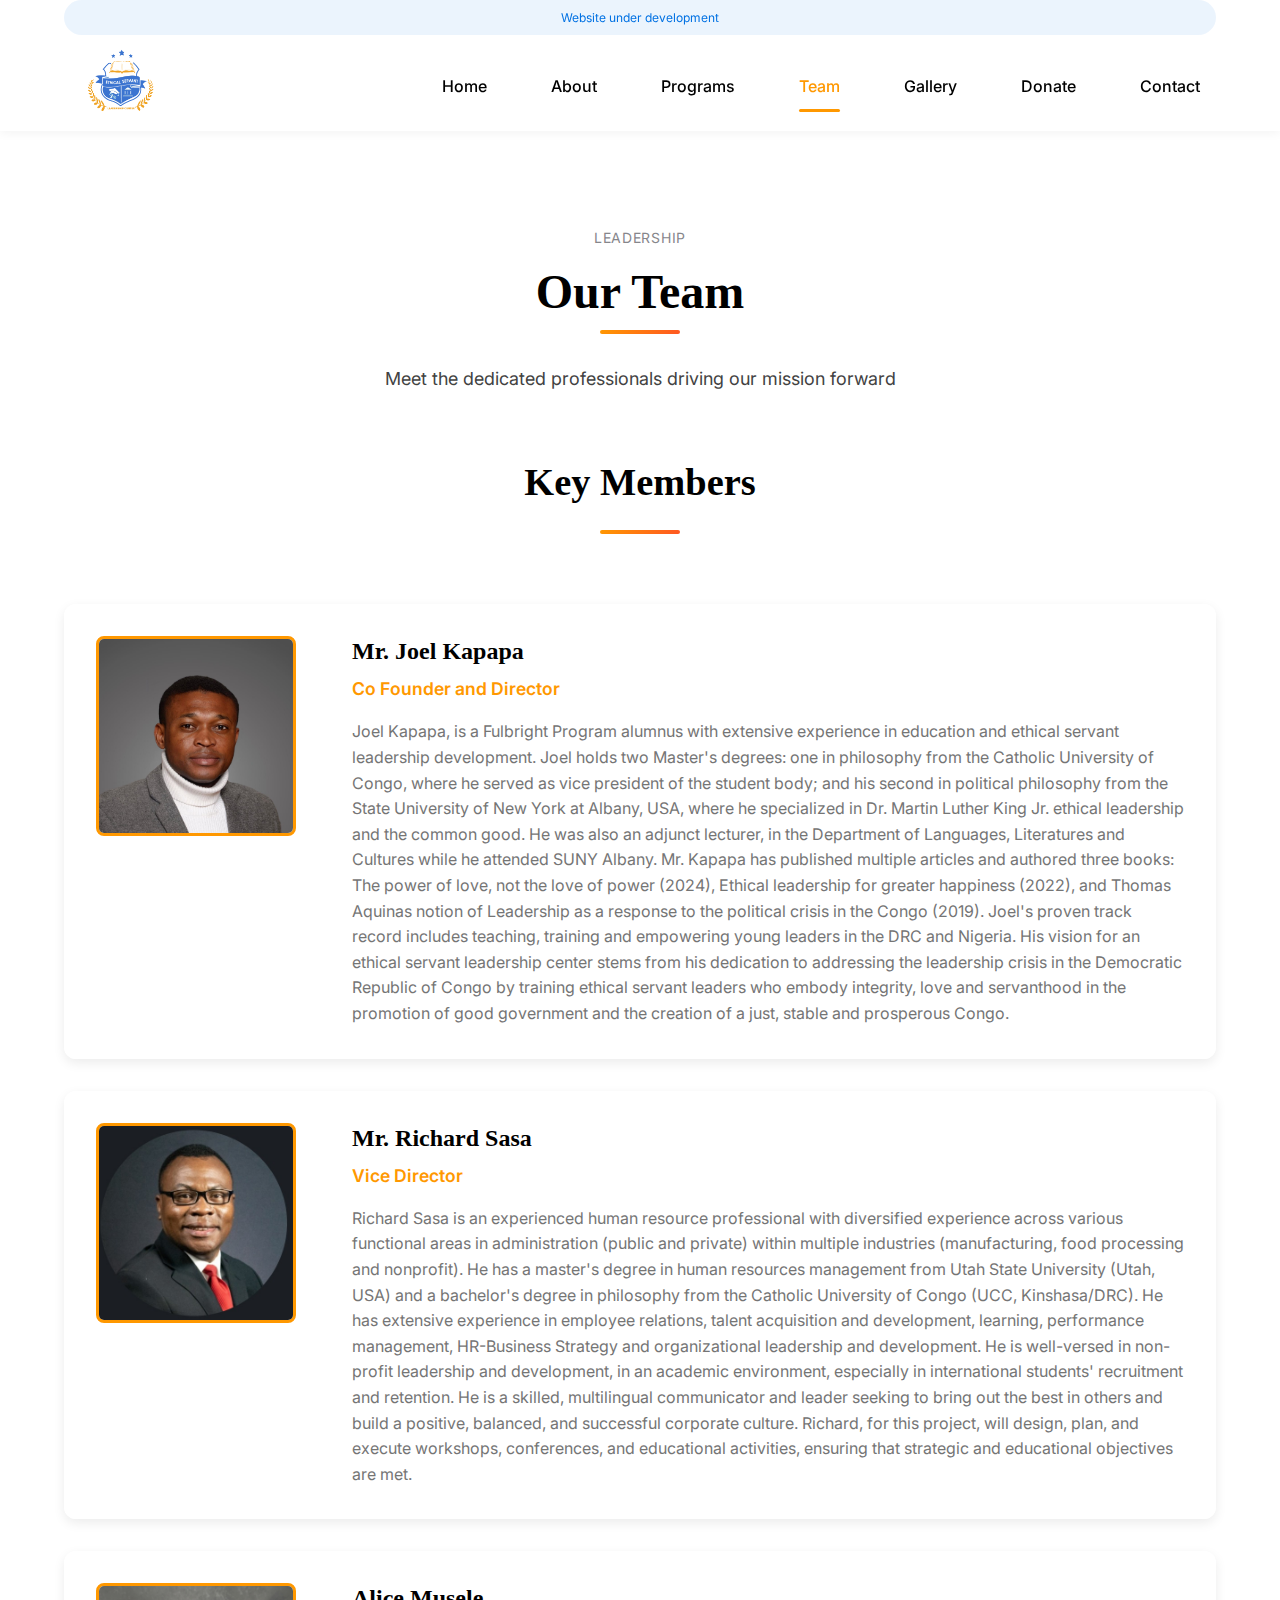
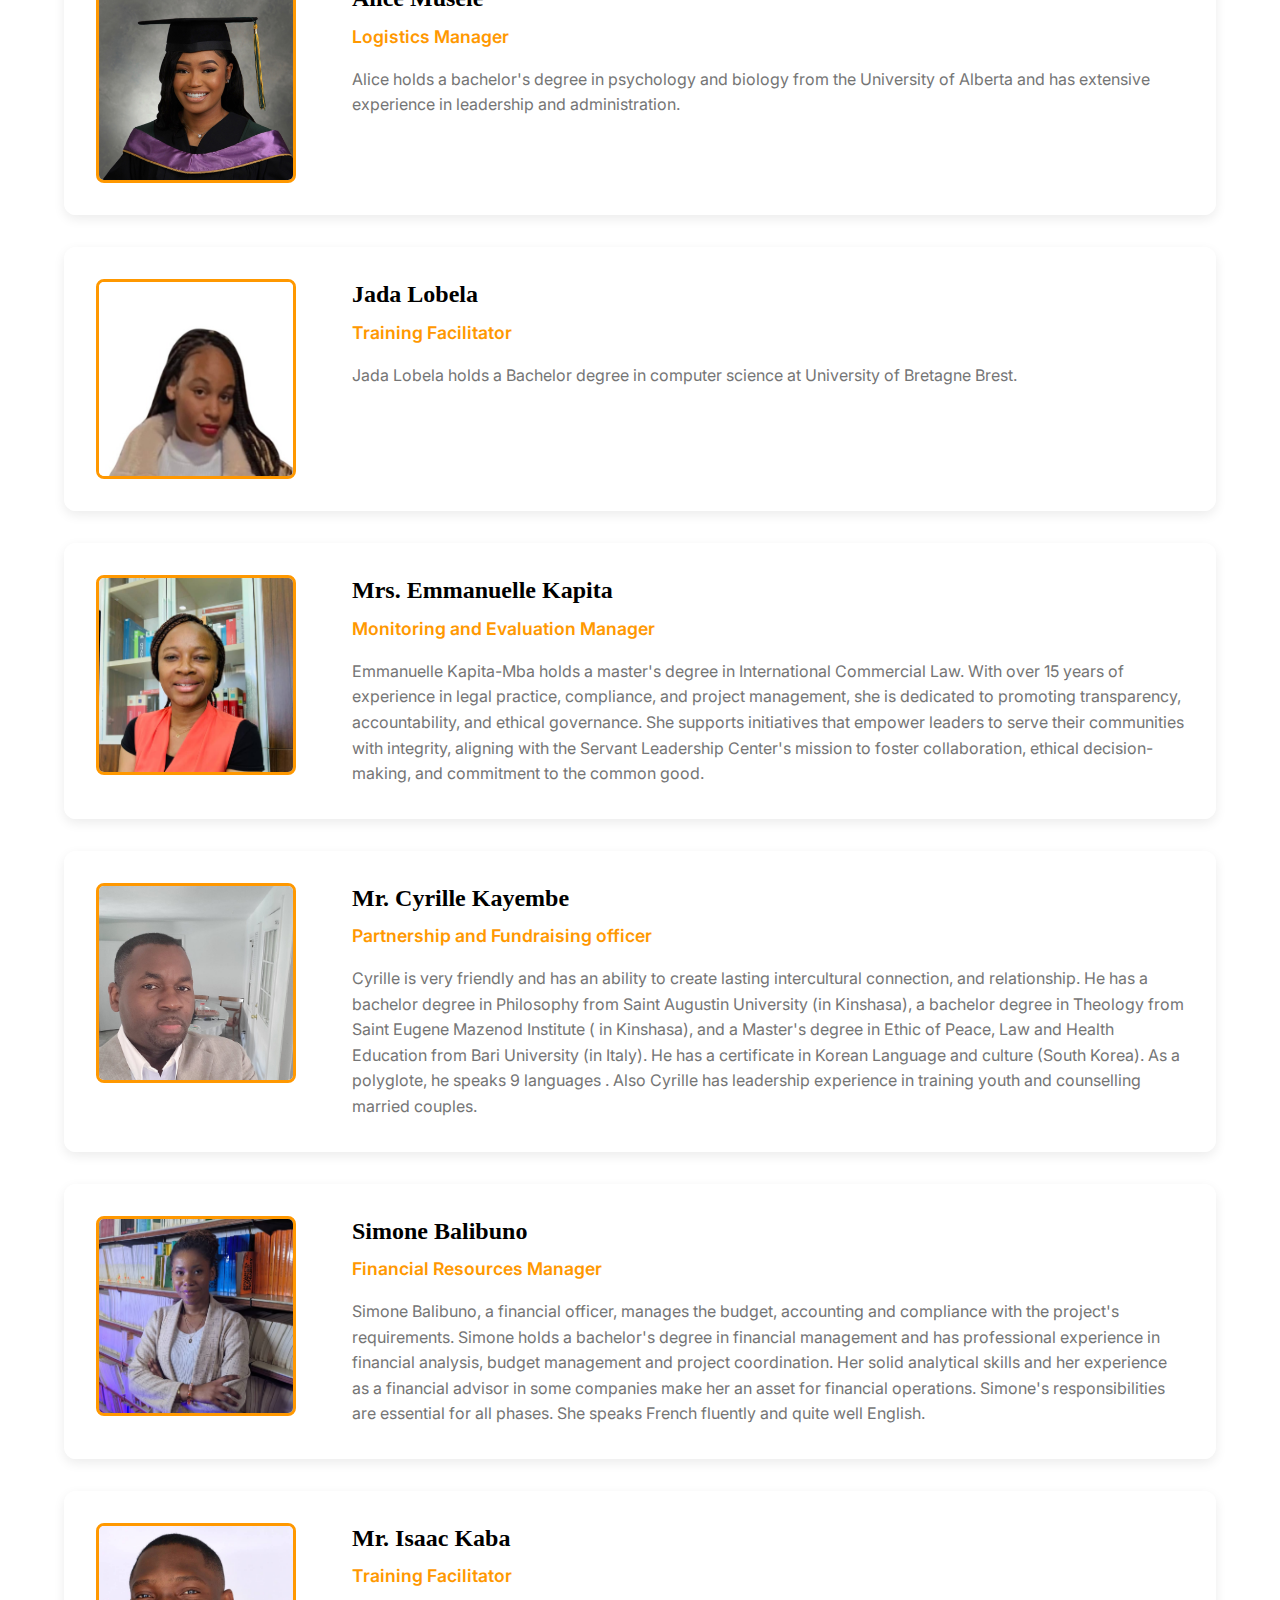
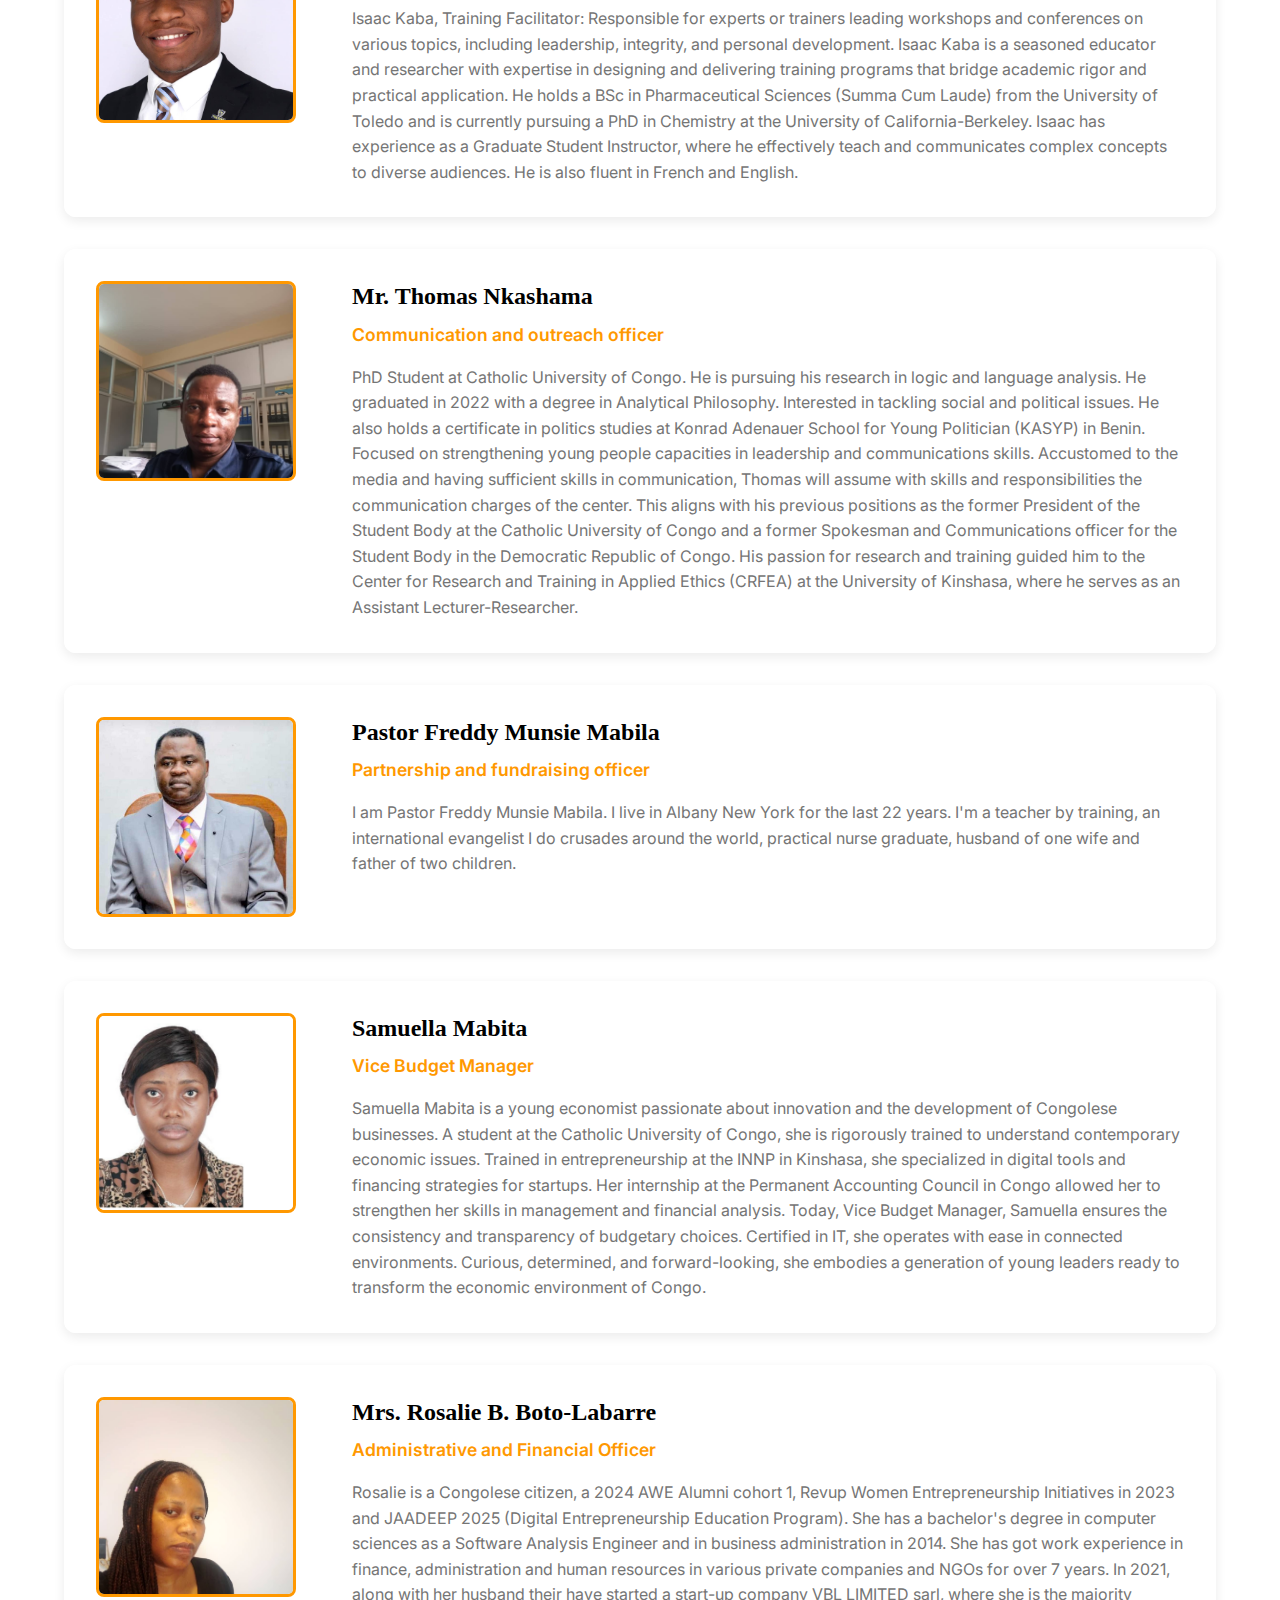
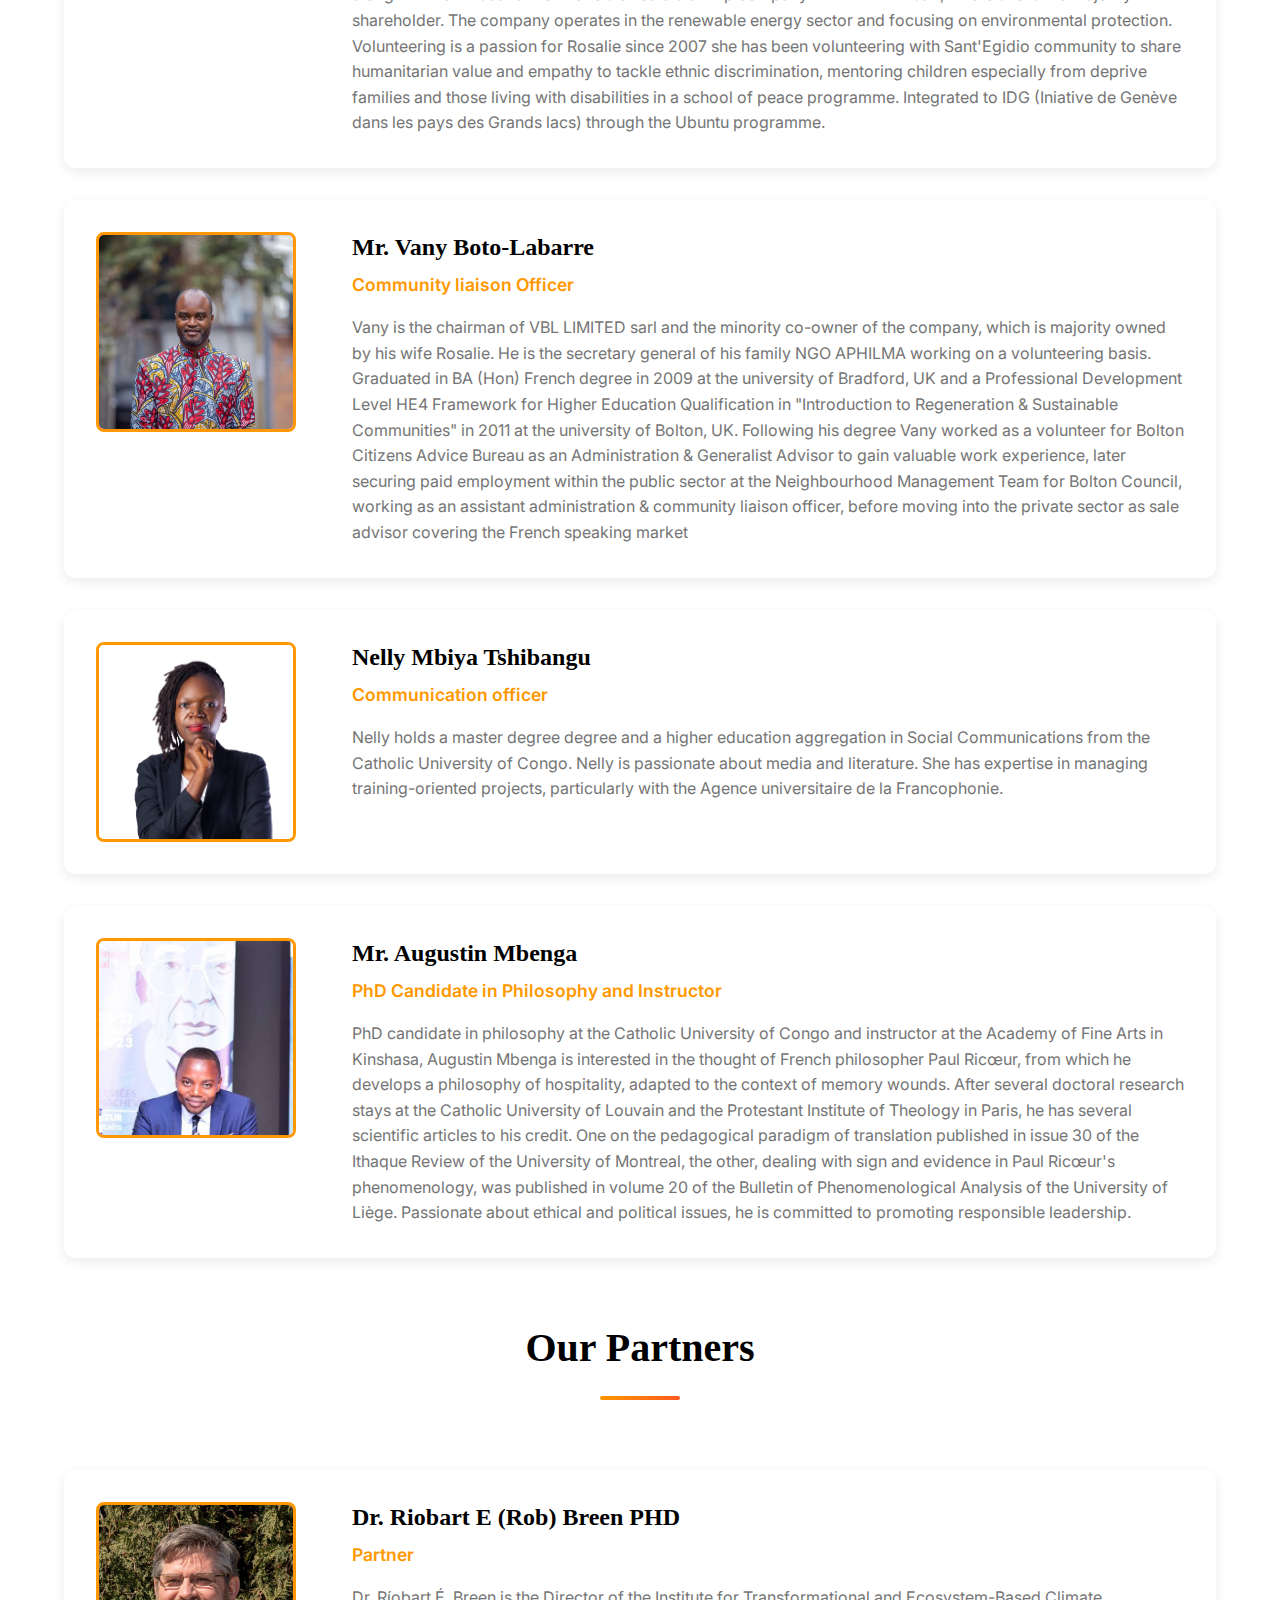
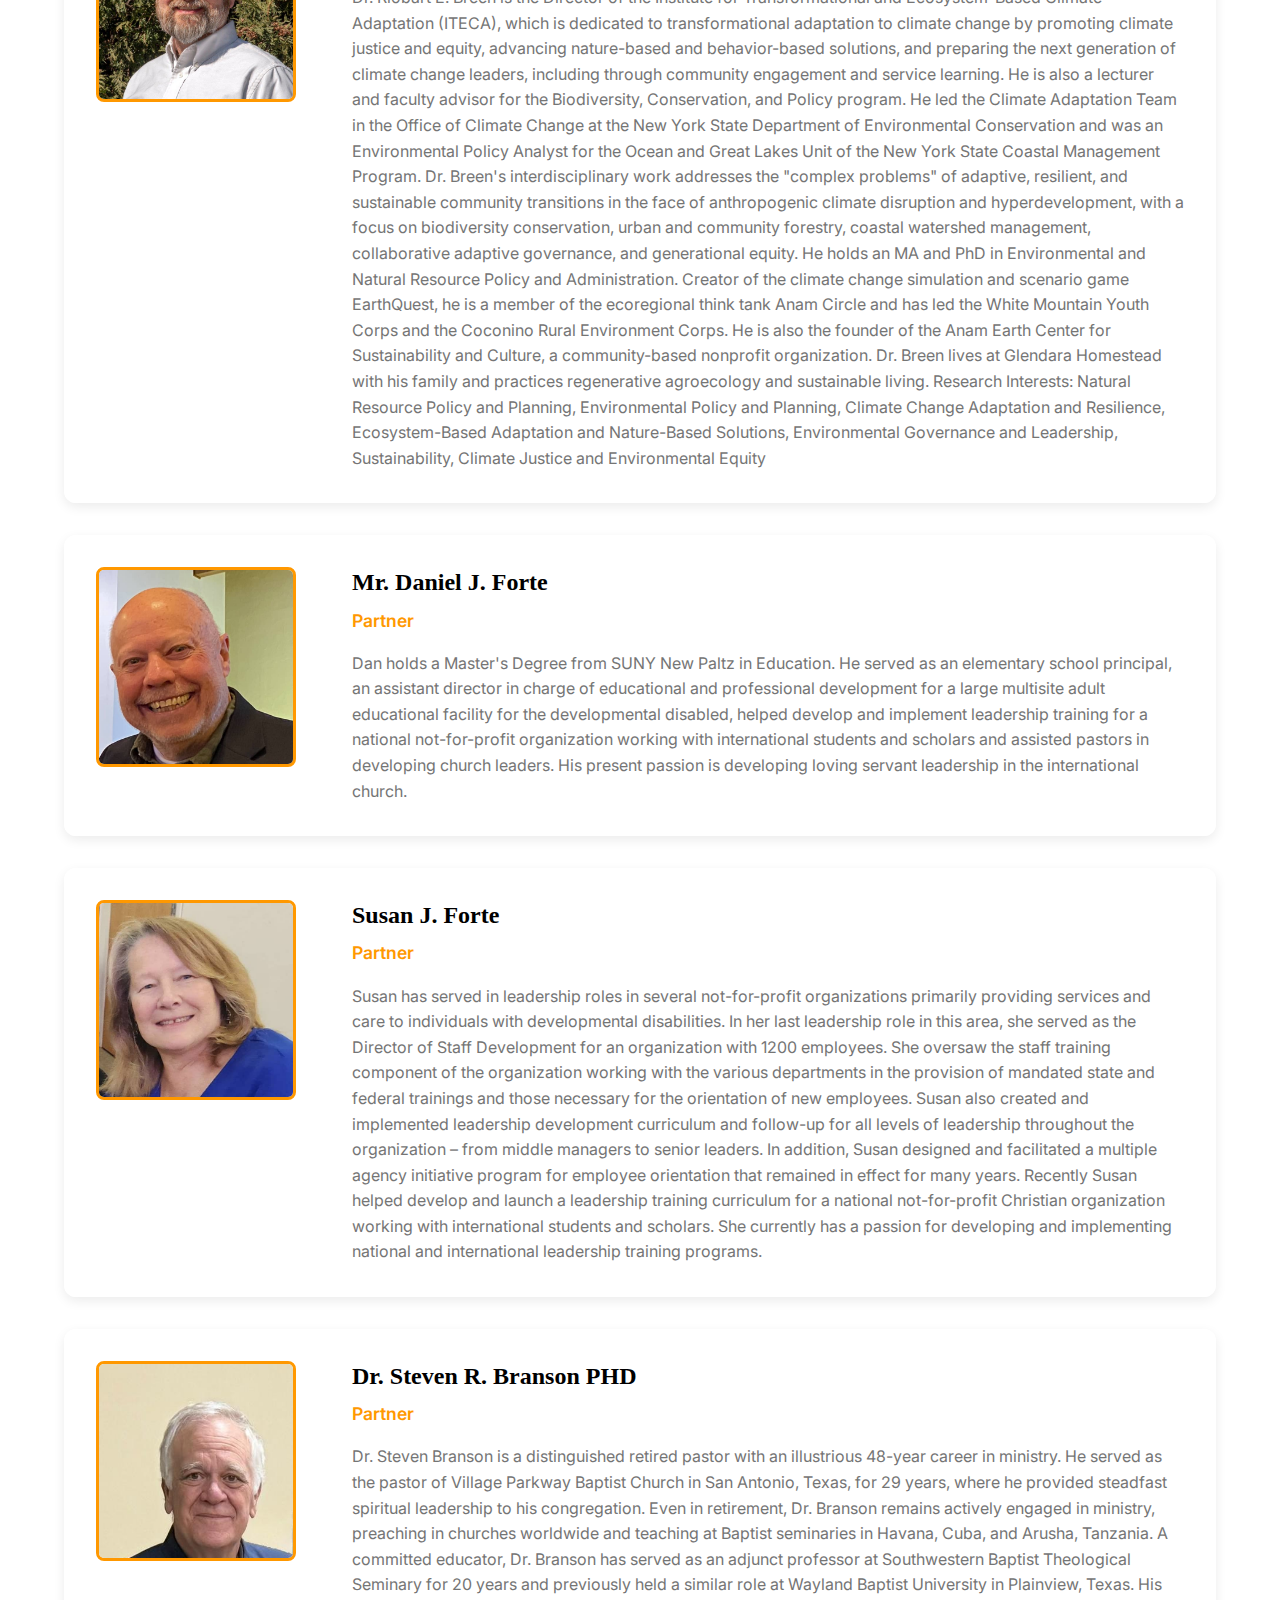
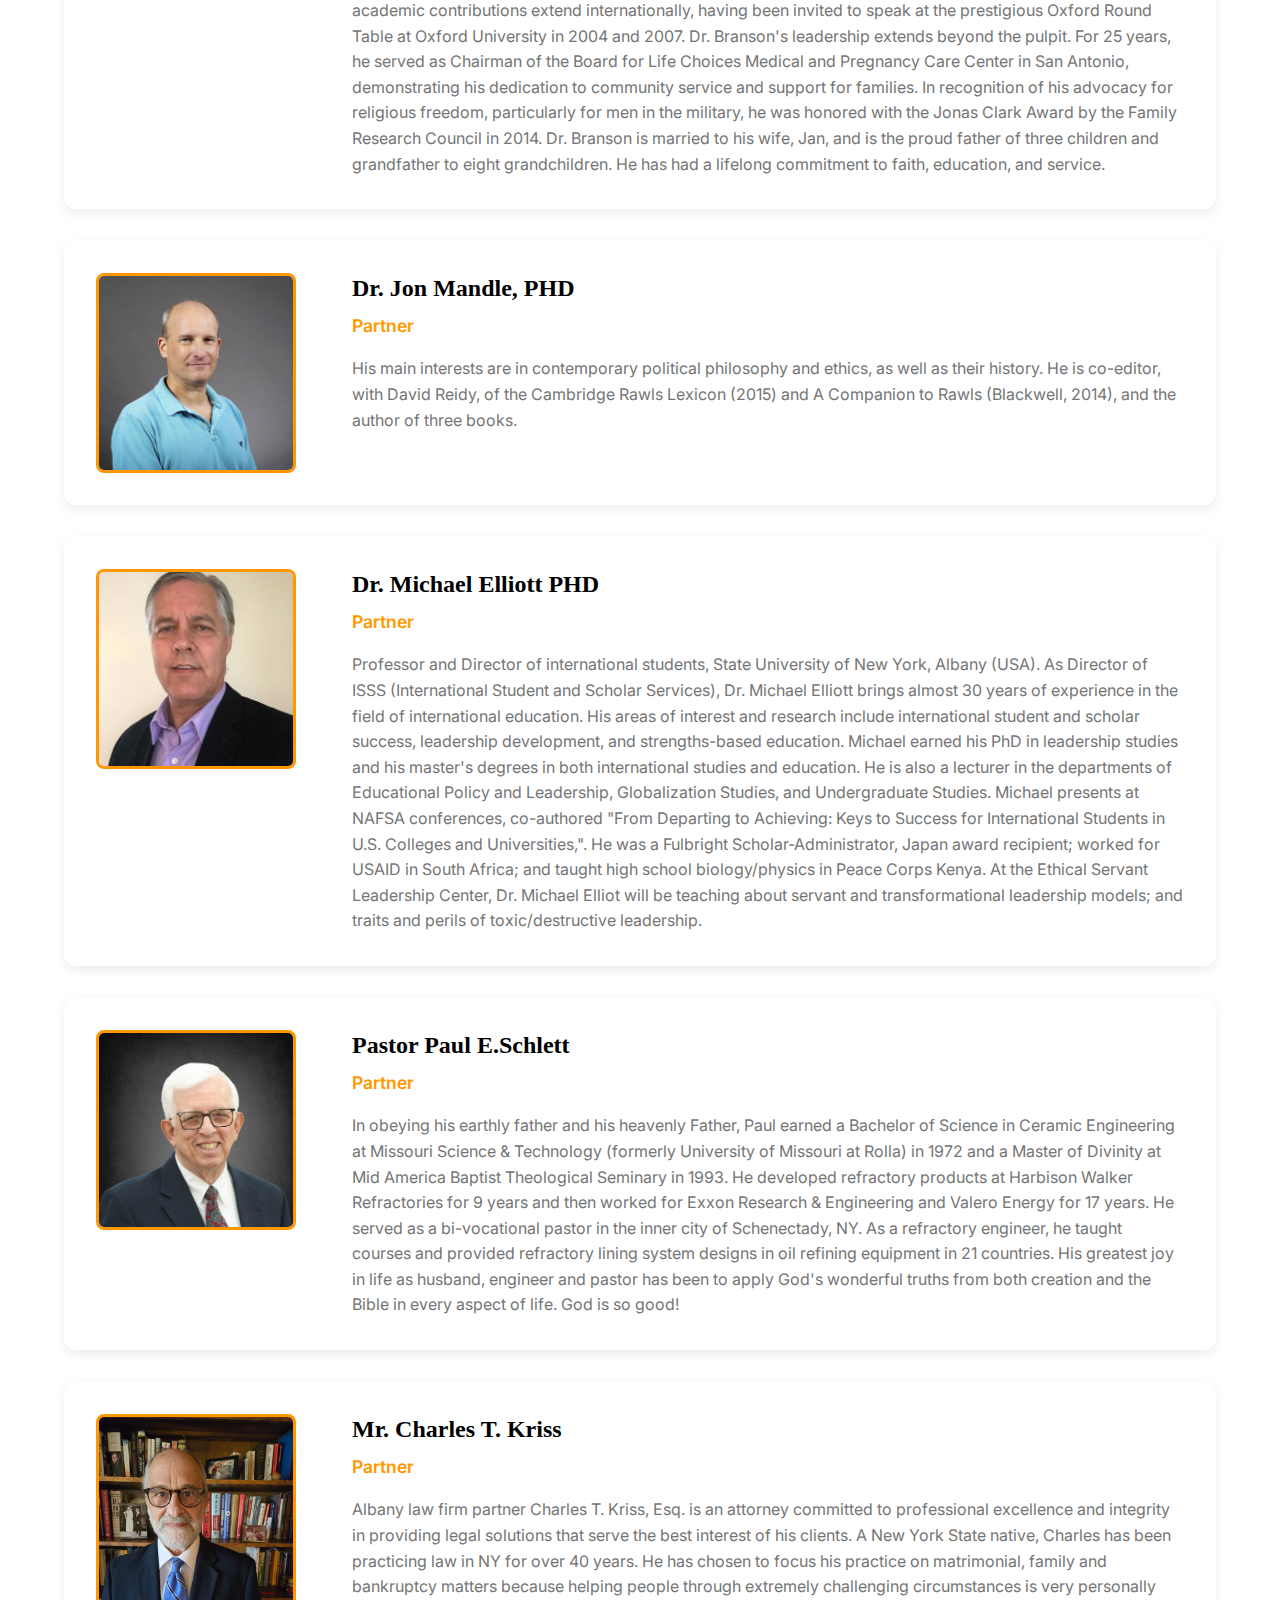
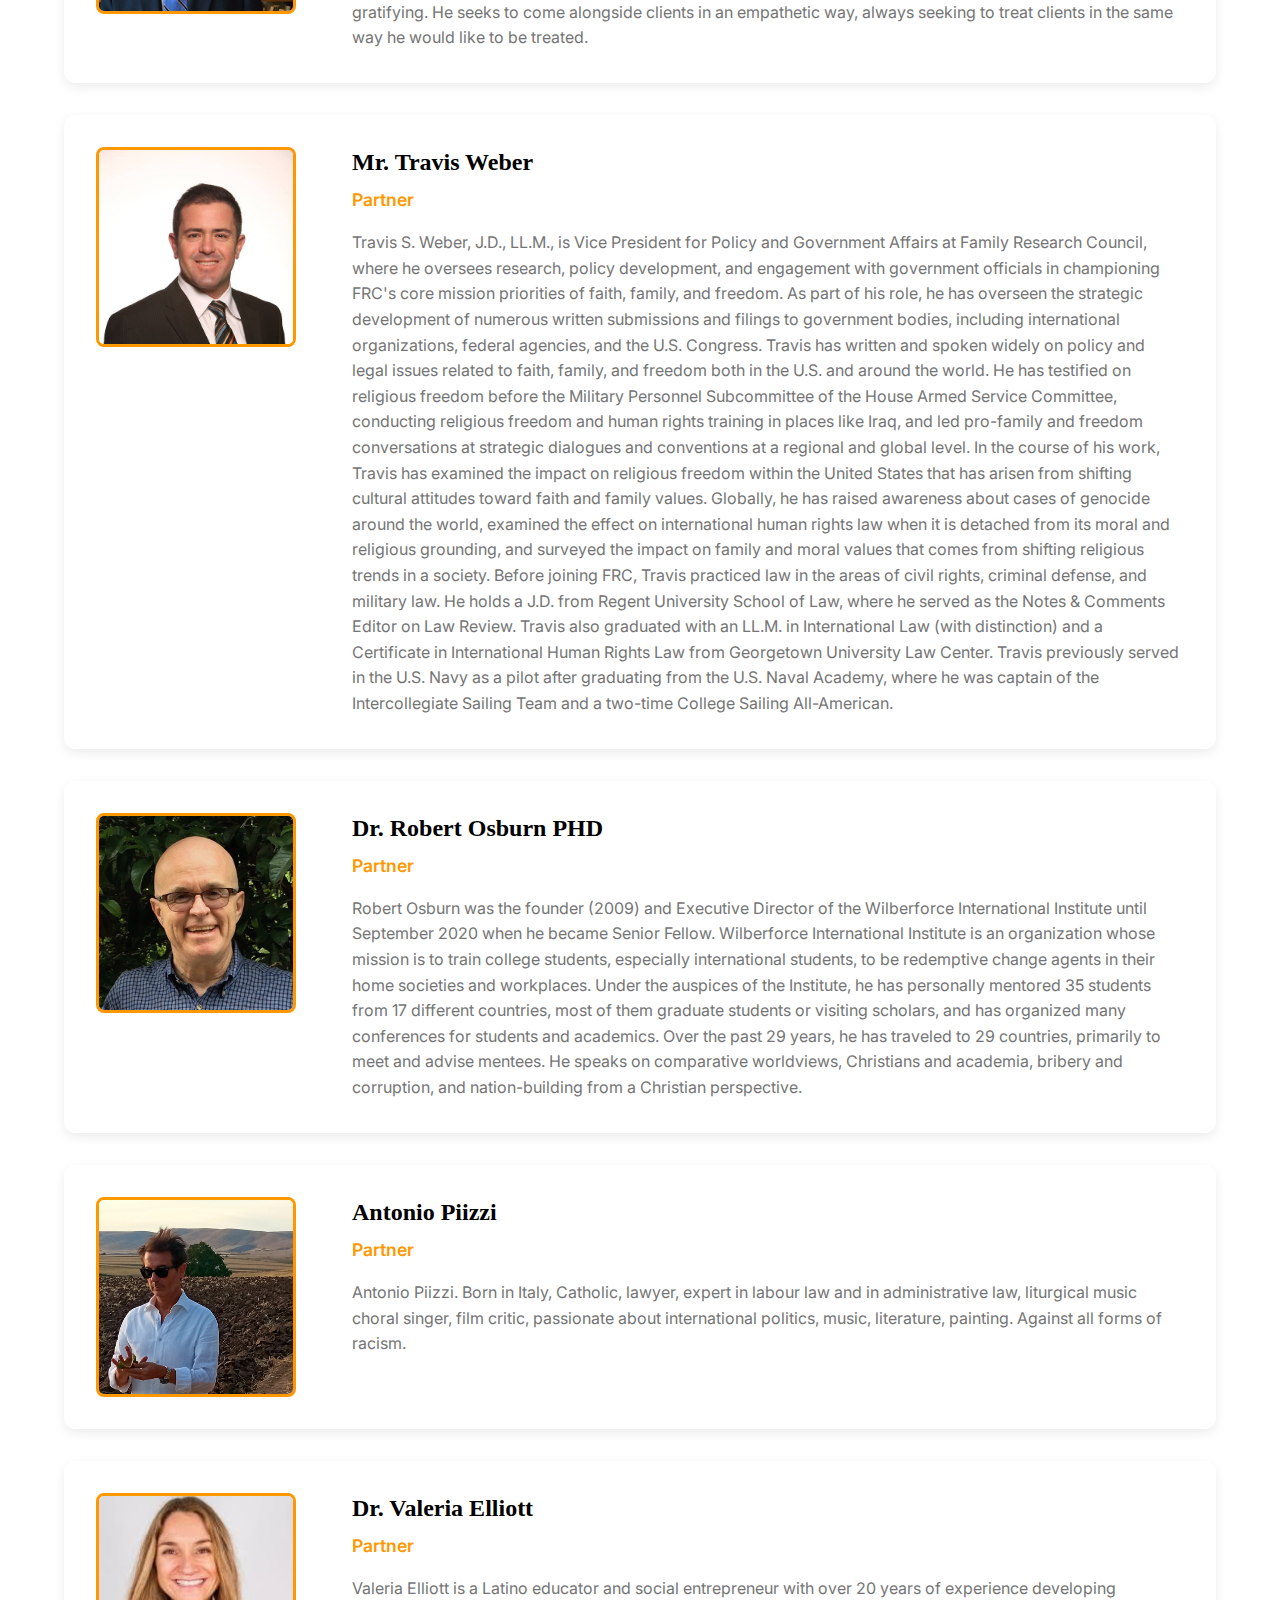
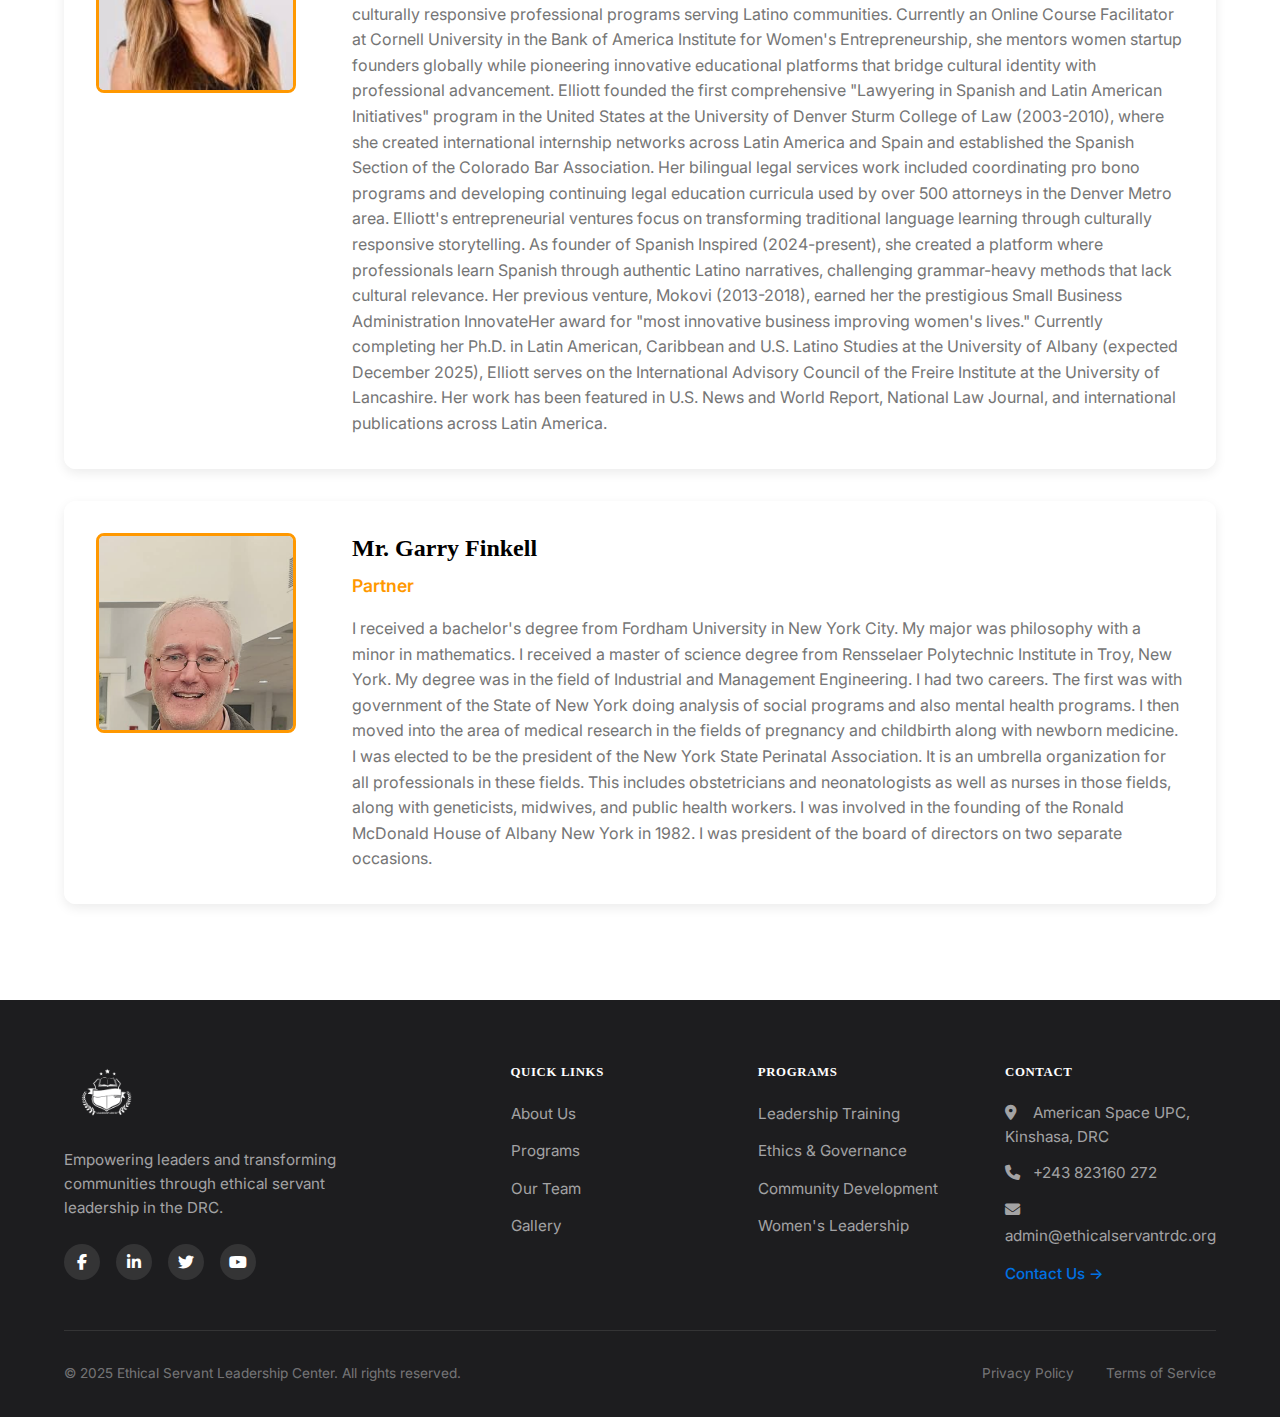
<file: team.html>
<!DOCTYPE html>
<html lang="en">
  <head>
    <meta charset="UTF-8" />
    <meta name="viewport" content="width=device-width, initial-scale=1.0" />
    <title>Our Team - Ethical Servant DRC</title>
    <link rel="stylesheet" href="styles.css" />
    <link rel="preconnect" href="https://fonts.googleapis.com" />
    <link rel="preconnect" href="https://fonts.gstatic.com" crossorigin />
    <link
      href="https://fonts.googleapis.com/css2?family=Inter:wght@300;400;500;600;700&display=swap"
      rel="stylesheet"
    />
    <style>
      .three-col {
        display: flex;
        flex-direction: column;
        gap: 2rem;
      }

      .team-card {
        width: 100%;
      }

      .team-member-card {
        display: flex;
        align-items: flex-start;
        gap: 2rem;
        padding: 2rem;
      }

      .team-member-image {
        width: 200px;
        height: 200px;
        object-fit: cover;
        border-radius: 8px;
        flex-shrink: 0;
      }

      .team-member-info {
        flex: 1;
      }

      @media (max-width: 768px) {
        .team-member-card {
          flex-direction: column;
          text-align: center;
        }

        .team-member-image {
          width: 150px;
          height: 150px;
          align-self: center;
        }
      }
    </style>
      <link rel="stylesheet" href="https://cdnjs.cloudflare.com/ajax/libs/font-awesome/6.4.0/css/all.min.css">
</head>
  <body>
    <!-- Skip to main content for accessibility -->
    <a href="#main-content" class="skip-link">Skip to main content</a>

    <!-- Header with logo and navigation -->
    <header class="site-header">
      <div class="container">
        <div
          style="
            background-color: rgba(0, 113, 227, 0.08);
            padding: 0.5rem;
            text-align: center;
            margin-bottom: 0.5rem;
            border-radius: 980px;
          "
        >
          <p
            style="
              color: #0071e3;
              font-weight: 400;
              margin: 0;
              font-size: 0.75rem;
            "
          >
            Website under development
          </p>
        </div>
        <div class="header-content">
          <div class="logo">
            <img src="images/logo.png" alt="Ethical Servant DRC Logo" />
          </div>
          <nav class="main-nav" role="navigation" aria-label="Main navigation">
            <button
              class="nav-toggle"
              id="navToggle"
              aria-expanded="false"
              aria-controls="navMenu"
            >
              <span class="hamburger-icon"></span>
              <span class="sr-only">Toggle navigation</span>
            </button>
            <ul class="nav-menu" id="navMenu">
              <li><a href="index.html" class="nav-link">Home</a></li>
              <li><a href="about.html" class="nav-link">About</a></li>
              <li><a href="programs.html" class="nav-link">Programs</a></li>
              <li><a href="team.html" class="nav-link active">Team</a></li>
              <li><a href="gallery.html" class="nav-link">Gallery</a></li>
              <li><a href="donation.html" class="nav-link">Donate</a></li>
              <li><a href="contact.html" class="nav-link">Contact</a></li>
              <li class="language-switcher">
                <button class="lang-btn active" data-lang="en">
                  <span class="flag">🇬🇧</span> EN
                </button>
                <span style="color: var(--text-gray)">|</span>
                <button class="lang-btn" data-lang="fr">
                  <span class="flag">🇫🇷</span> FR
                </button>
              </li>
            </ul>
          </nav>
        </div>
      </div>
    </header>

    <!-- Team Section -->
    <section class="section team-section" id="main-content">
      <div class="container">
        <div class="section-header text-center">
          <p style="color: #86868b; font-size: 0.875rem; font-weight: 400; margin-bottom: 0.75rem; text-transform: uppercase; letter-spacing: 0.05em;">Leadership</p>
          <h1 class="section-title" style="font-size: clamp(2rem, 4vw, 3rem);">Our Team</h1>
          <p class="section-description">
            Meet the dedicated professionals driving our mission forward
          </p>
        </div>

        <div class="section-header text-center" style="margin-top: 4rem;">
          <h2 class="section-title" style="font-size: clamp(1.75rem, 3vw, 2.5rem);">Key Members</h2>
        </div>

        <div class="team-grid three-col">
          <div class="card team-card" id="joel-kapapa">
            <div class="card-body team-member-card">
              <img
                src="images/joel.jpeg"
                alt="Mr. Joel Kapapa"
                class="team-member-image"
              />
              <div class="team-member-info">
                <h3 class="team-member-name">Mr. Joel Kapapa</h3>
                <p class="team-member-role">Co Founder and Director</p>
                <p class="team-member-bio">
                  Joel Kapapa, is a Fulbright Program alumnus with extensive
                  experience in education and ethical servant leadership
                  development. Joel holds two Master's degrees: one in
                  philosophy from the Catholic University of Congo, where he
                  served as vice president of the student body; and his second
                  in political philosophy from the State University of New York
                  at Albany, USA, where he specialized in Dr. Martin Luther King
                  Jr. ethical leadership and the common good. He was also an
                  adjunct lecturer, in the Department of Languages, Literatures
                  and Cultures while he attended SUNY Albany. Mr. Kapapa has
                  published multiple articles and authored three books: The
                  power of love, not the love of power (2024), Ethical
                  leadership for greater happiness (2022), and Thomas Aquinas
                  notion of Leadership as a response to the political crisis in
                  the Congo (2019). Joel's proven track record includes
                  teaching, training and empowering young leaders in the DRC and
                  Nigeria. His vision for an ethical servant leadership center
                  stems from his dedication to addressing the leadership crisis
                  in the Democratic Republic of Congo by training ethical
                  servant leaders who embody integrity, love and servanthood in
                  the promotion of good government and the creation of a just,
                  stable and prosperous Congo.
                </p>
              </div>
            </div>
          </div>

          <div class="card team-card" id="richard-sasa">
            <div class="card-body team-member-card">
              <img
                src="images/richardsasa.jpg"
                alt="Richard Sasa"
                class="team-member-image"
              />
              <div class="team-member-info">
                <h3 class="team-member-name">Mr. Richard Sasa</h3>
                <p class="team-member-role">Vice Director</p>
                <p class="team-member-bio">
                  Richard Sasa is an experienced human resource professional
                  with diversified experience across various functional areas in
                  administration (public and private) within multiple industries
                  (manufacturing, food processing and nonprofit). He has a
                  master's degree in human resources management from Utah State
                  University (Utah, USA) and a bachelor's degree in philosophy
                  from the Catholic University of Congo (UCC, Kinshasa/DRC). He
                  has extensive experience in employee relations, talent
                  acquisition and development, learning, performance management,
                  HR-Business Strategy and organizational leadership and
                  development. He is well-versed in non-profit leadership and
                  development, in an academic environment, especially in
                  international students' recruitment and retention. He is a
                  skilled, multilingual communicator and leader seeking to bring
                  out the best in others and build a positive, balanced, and
                  successful corporate culture. Richard, for this project, will
                  design, plan, and execute workshops, conferences, and
                  educational activities, ensuring that strategic and
                  educational objectives are met.
                </p>
              </div>
            </div>
          </div>

          <div class="card team-card" id="alice-musele">
            <div class="card-body team-member-card">
              <img
                src="images/alicemusele.jpg"
                alt="Alice Musele"
                class="team-member-image"
              />
              <div class="team-member-info">
                <h3 class="team-member-name">Alice Musele</h3>
                <p class="team-member-role">Logistics Manager</p>
                <p class="team-member-bio">
                  Alice holds a bachelor's degree in psychology and biology from
                  the University of Alberta and has extensive experience
                  in leadership and administration.
                </p>
              </div>
            </div>
          </div>

          <div class="card team-card">
            <div class="card-body team-member-card">
              <img
                src="images/jada.jpeg"
                alt="Jada Lobela"
                class="team-member-image"
              />
              <div class="team-member-info">
                <h3 class="team-member-name">Jada Lobela</h3>
                <p class="team-member-role">Training Facilitator</p>
                <p class="team-member-bio">
                  Jada Lobela holds a Bachelor degree in computer science at
                  University of Bretagne Brest.
                </p>
              </div>
            </div>
          </div>

          <div class="card team-card">
            <div class="card-body team-member-card">
              <img
                src="images/emmanuella.jpeg"
                alt="Emmanuelle Kapita"
                class="team-member-image"
              />
              <div class="team-member-info">
                <h3 class="team-member-name">Mrs. Emmanuelle Kapita</h3>
                <p class="team-member-role">
                  Monitoring and Evaluation Manager
                </p>
                <p class="team-member-bio">
                  Emmanuelle Kapita-Mba holds a master's degree in International
                  Commercial Law. With over 15 years of experience in legal
                  practice, compliance, and project management, she is dedicated
                  to promoting transparency, accountability, and ethical
                  governance. She supports initiatives that empower leaders to
                  serve their communities with integrity, aligning with the
                  Servant Leadership Center's mission to foster collaboration,
                  ethical decision-making, and commitment to the common good.
                </p>
              </div>
            </div>
          </div>

          <div class="card team-card">
            <div class="card-body team-member-card">
              <img
                src="images/cyril_new.jpeg"
                alt="Cyrille Kayembe"
                class="team-member-image"
              />
              <div class="team-member-info">
                <h3 class="team-member-name">Mr. Cyrille Kayembe</h3>
                <p class="team-member-role">
                  Partnership and Fundraising officer
                </p>
                <p class="team-member-bio">
                  Cyrille is very friendly and has an ability to create lasting
                  intercultural connection, and relationship. He has a bachelor
                  degree in Philosophy from Saint Augustin University (in
                  Kinshasa), a bachelor degree in Theology from Saint Eugene
                  Mazenod Institute ( in Kinshasa), and a Master's degree in
                  Ethic of Peace, Law and Health Education from Bari University
                  (in Italy). He has a certificate in Korean Language and
                  culture (South Korea). As a polyglote, he speaks 9 languages .
                  Also Cyrille has leadership experience in training youth and
                  counselling married couples.
                </p>
              </div>
            </div>
          </div>

          <div class="card team-card">
            <div class="card-body team-member-card">
              <img
                src="images/simone.jpeg"
                alt="Simone Balibuno"
                class="team-member-image"
              />
              <div class="team-member-info">
                <h3 class="team-member-name">Simone Balibuno</h3>
                <p class="team-member-role">Financial Resources Manager</p>
                <p class="team-member-bio">
                  Simone Balibuno, a financial officer, manages the budget,
                  accounting and compliance with the project's requirements.
                  Simone holds a bachelor's degree in financial management and
                  has professional experience in financial analysis, budget
                  management and project coordination. Her solid analytical
                  skills and her experience as a financial advisor in some
                  companies make her an asset for financial operations. Simone's
                  responsibilities are essential for all phases. She speaks
                  French fluently and quite well English.
                </p>
              </div>
            </div>
          </div>

          <div class="card team-card">
            <div class="card-body team-member-card">
              <img
                src="images/isaac.jpeg"
                alt="Isaac Kaba"
                class="team-member-image"
              />
              <div class="team-member-info">
                <h3 class="team-member-name">Mr. Isaac Kaba</h3>
                <p class="team-member-role">Training Facilitator</p>
                <p class="team-member-bio">
                  Isaac Kaba, Training Facilitator: Responsible for experts or
                  trainers leading workshops and conferences on various topics,
                  including leadership, integrity, and personal development.
                  Isaac Kaba is a seasoned educator and researcher with
                  expertise in designing and delivering training programs that
                  bridge academic rigor and practical application. He holds a
                  BSc in Pharmaceutical Sciences (Summa Cum Laude) from the
                  University of Toledo and is currently pursuing a PhD in
                  Chemistry at the University of California-Berkeley. Isaac has
                  experience as a Graduate Student Instructor, where he
                  effectively teach and communicates complex concepts to diverse
                  audiences. He is also fluent in French and English.
                </p>
              </div>
            </div>
          </div>

          <div class="card team-card">
            <div class="card-body team-member-card">
              <img
                src="images/Thoma.jpeg"
                alt="Thomas Nkashama"
                class="team-member-image"
              />
              <div class="team-member-info">
                <h3 class="team-member-name">Mr. Thomas Nkashama</h3>
                <p class="team-member-role">
                  Communication and outreach officer
                </p>
                <p class="team-member-bio">
                  PhD Student at Catholic University of Congo. He is pursuing
                  his research in logic and language analysis. He graduated in
                  2022 with a degree in Analytical Philosophy. Interested in
                  tackling social and political issues. He also holds a
                  certificate in politics studies at Konrad Adenauer School for
                  Young Politician (KASYP) in Benin. Focused on strengthening
                  young people capacities in leadership and communications
                  skills. Accustomed to the media and having sufficient skills
                  in communication, Thomas will assume with skills and
                  responsibilities the communication charges of the center. This
                  aligns with his previous positions as the former President of
                  the Student Body at the Catholic University of Congo and a
                  former Spokesman and Communications officer for the Student
                  Body in the Democratic Republic of Congo. His passion for
                  research and training guided him to the Center for Research
                  and Training in Applied Ethics (CRFEA) at the University of
                  Kinshasa, where he serves as an Assistant Lecturer-Researcher.
                </p>
              </div>
            </div>
          </div>

          <div class="card team-card">
            <div class="card-body team-member-card">
              <img
                src="images/freddy_new.jpeg"
                alt="Pasteur Freddy Munsie Mabila"
                class="team-member-image"
              />
              <div class="team-member-info">
                <h3 class="team-member-name">Pastor Freddy Munsie Mabila</h3>
                <p class="team-member-role">
                  Partnership and fundraising officer
                </p>
                <p class="team-member-bio">
                  I am Pastor Freddy Munsie Mabila. I live in Albany New York
                  for the last 22 years. I'm a teacher by training, an
                  international evangelist I do crusades around the world,
                  practical nurse graduate, husband of one wife and father of
                  two children.
                </p>
              </div>
            </div>
          </div>

          <div class="card team-card">
            <div class="card-body team-member-card">
              <img
                src="images/samuellas.jpeg"
                alt="Samuella Mabita"
                class="team-member-image"
              />
              <div class="team-member-info">
                <h3 class="team-member-name">Samuella Mabita</h3>
                <p class="team-member-role">Vice Budget Manager</p>
                <p class="team-member-bio">
                  Samuella Mabita is a young economist passionate about
                  innovation and the development of Congolese businesses. A
                  student at the Catholic University of Congo, she is rigorously
                  trained to understand contemporary economic issues. Trained in
                  entrepreneurship at the INNP in Kinshasa, she specialized in
                  digital tools and financing strategies for startups. Her
                  internship at the Permanent Accounting Council in Congo
                  allowed her to strengthen her skills in management and
                  financial analysis. Today, Vice Budget Manager, Samuella
                  ensures the consistency and transparency of budgetary choices.
                  Certified in IT, she operates with ease in connected
                  environments. Curious, determined, and forward-looking, she
                  embodies a generation of young leaders ready to transform the
                  economic environment of Congo.
                </p>
              </div>
            </div>
          </div>

          <div class="card team-card">
            <div class="card-body team-member-card">
              <img
                src="images/Rosalie_Obula_Belamie.jpeg"
                alt="Rosalie Obula Belamie"
                class="team-member-image"
              />
              <div class="team-member-info">
                <h3 class="team-member-name">Mrs. Rosalie B. Boto-Labarre</h3>
                <p class="team-member-role">
                  Administrative and Financial Officer
                </p>
                <p class="team-member-bio">
                  Rosalie is a Congolese citizen, a 2024 AWE Alumni cohort 1,
                  Revup Women Entrepreneurship Initiatives in 2023 and JAADEEP
                  2025 (Digital Entrepreneurship Education Program). She has a
                  bachelor's degree in computer sciences as a Software Analysis
                  Engineer and in business administration in 2014. She has got
                  work experience in finance, administration and human resources
                  in various private companies and NGOs for over 7 years. In
                  2021, along with her husband their have started a start-up
                  company VBL LIMITED sarl, where she is the majority
                  shareholder. The company operates in the renewable energy
                  sector and focusing on environmental protection. Volunteering
                  is a passion for Rosalie since 2007 she has been volunteering
                  with Sant'Egidio community to share humanitarian value and
                  empathy to tackle ethnic discrimination, mentoring children
                  especially from deprive families and those living with
                  disabilities in a school of peace programme. Integrated to IDG
                  (Iniative de Genève dans les pays des Grands lacs) through the
                  Ubuntu programme.
                </p>
              </div>
            </div>
          </div>

          <div class="card team-card">
            <div class="card-body team-member-card">
              <img
                src="images/vanny.jpeg"
                alt="Vany Boto-labarre"
                class="team-member-image"
              />
              <div class="team-member-info">
                <h3 class="team-member-name">Mr. Vany Boto-Labarre</h3>
                <p class="team-member-role">Community liaison Officer</p>
                <p class="team-member-bio">
                  Vany is the chairman of VBL LIMITED sarl and the minority
                  co-owner of the company, which is majority owned by his wife
                  Rosalie. He is the secretary general of his family NGO APHILMA
                  working on a volunteering basis. Graduated in BA (Hon) French
                  degree in 2009 at the university of Bradford, UK and a
                  Professional Development Level HE4 Framework for Higher
                  Education Qualification in "Introduction to Regeneration &
                  Sustainable Communities" in 2011 at the university of Bolton,
                  UK. Following his degree Vany worked as a volunteer for Bolton
                  Citizens Advice Bureau as an Administration & Generalist
                  Advisor to gain valuable work experience, later securing paid
                  employment within the public sector at the Neighbourhood
                  Management Team for Bolton Council, working as an assistant
                  administration & community liaison officer, before moving into
                  the private sector as sale advisor covering the French
                  speaking market
                </p>
              </div>
            </div>
          </div>

          <div class="card team-card">
            <div class="card-body team-member-card">
              <img
                src="images/nelly_MBIYA.jpeg"
                alt="Nelly Mbiya"
                class="team-member-image"
              />
              <div class="team-member-info">
                <h3 class="team-member-name">Nelly Mbiya Tshibangu</h3>
                <p class="team-member-role">Communication officer</p>
                <p class="team-member-bio">
                  Nelly holds a master degree degree and a higher education
                  aggregation in Social Communications from the Catholic
                  University of Congo. Nelly is passionate about media and
                  literature. She has expertise in managing training-oriented
                  projects, particularly with the Agence universitaire de la
                  Francophonie.
                </p>
              </div>
            </div>
          </div>

          <div class="card team-card">
            <div class="card-body team-member-card">
              <img
                src="images/augustin.jpeg"
                alt="Mr. Augustin Mbenga"
                class="team-member-image"
              />
              <div class="team-member-info">
                <h3 class="team-member-name">Mr. Augustin Mbenga</h3>
                <p class="team-member-role">
                  PhD Candidate in Philosophy and Instructor
                </p>
                <p class="team-member-bio">
                  PhD candidate in philosophy at the Catholic University of
                  Congo and instructor at the Academy of Fine Arts in Kinshasa,
                  Augustin Mbenga is interested in the thought of French
                  philosopher Paul Ricœur, from which he develops a philosophy
                  of hospitality, adapted to the context of memory wounds. After
                  several doctoral research stays at the Catholic University of
                  Louvain and the Protestant Institute of Theology in Paris, he
                  has several scientific articles to his credit. One on the
                  pedagogical paradigm of translation published in issue 30 of
                  the Ithaque Review of the University of Montreal, the other,
                  dealing with sign and evidence in Paul Ricœur's phenomenology,
                  was published in volume 20 of the Bulletin of Phenomenological
                  Analysis of the University of Liège. Passionate about ethical
                  and political issues, he is committed to promoting responsible
                  leadership.
                </p>
              </div>
            </div>
          </div>
        </div>

        <div class="section-header text-center" style="margin-top: 4rem">
          <h2 class="section-title">Our Partners</h2>
        </div>

        <div class="team-grid three-col">
          <div class="card team-card">
            <div class="card-body team-member-card">
              <img
                src="images/dr. breen.jpg"
                alt="Mr. Riobart E (Rob) Breen"
                class="team-member-image"
              />
              <div class="team-member-info">
                <h3 class="team-member-name">Dr. Riobart E (Rob) Breen PHD</h3>
                <p class="team-member-role">Partner</p>
                <p class="team-member-bio">
                  Dr. Ríobart É. Breen is the Director of the Institute for
                  Transformational and Ecosystem-Based Climate Adaptation
                  (ITECA), which is dedicated to transformational adaptation to
                  climate change by promoting climate justice and equity,
                  advancing nature-based and behavior-based solutions, and
                  preparing the next generation of climate change leaders,
                  including through community engagement and service learning.
                  He is also a lecturer and faculty advisor for the
                  Biodiversity, Conservation, and Policy program. He led the
                  Climate Adaptation Team in the Office of Climate Change at the
                  New York State Department of Environmental Conservation and
                  was an Environmental Policy Analyst for the Ocean and Great
                  Lakes Unit of the New York State Coastal Management Program.
                  Dr. Breen's interdisciplinary work addresses the "complex
                  problems" of adaptive, resilient, and sustainable community
                  transitions in the face of anthropogenic climate disruption
                  and hyperdevelopment, with a focus on biodiversity
                  conservation, urban and community forestry, coastal watershed
                  management, collaborative adaptive governance, and
                  generational equity. He holds an MA and PhD in Environmental
                  and Natural Resource Policy and Administration. Creator of the
                  climate change simulation and scenario game EarthQuest, he is
                  a member of the ecoregional think tank Anam Circle and has led
                  the White Mountain Youth Corps and the Coconino Rural
                  Environment Corps. He is also the founder of the Anam Earth
                  Center for Sustainability and Culture, a community-based
                  nonprofit organization. Dr. Breen lives at Glendara Homestead
                  with his family and practices regenerative agroecology and
                  sustainable living. Research Interests: Natural Resource
                  Policy and Planning, Environmental Policy and Planning,
                  Climate Change Adaptation and Resilience, Ecosystem-Based
                  Adaptation and Nature-Based Solutions, Environmental
                  Governance and Leadership, Sustainability, Climate Justice and
                  Environmental Equity
                </p>
              </div>
            </div>
          </div>

          <div class="card team-card">
            <div class="card-body team-member-card">
              <img
                src="images/daniel j. forte.jpg"
                alt="Mr. Daniel J. Forte"
                class="team-member-image"
                style="object-position: 0 -30px"
              />
              <div class="team-member-info">
                <h3 class="team-member-name">Mr. Daniel J. Forte</h3>
                <p class="team-member-role">Partner</p>
                <p class="team-member-bio">
                  Dan holds a Master's Degree from SUNY New Paltz in Education.
                  He served as an elementary school principal, an assistant
                  director in charge of educational and professional development
                  for a large multisite adult educational facility for the
                  developmental disabled, helped develop and implement
                  leadership training for a national not-for-profit organization
                  working with international students and scholars and assisted
                  pastors in developing church leaders. His present passion is
                  developing loving servant leadership in the international
                  church.
                </p>
              </div>
            </div>
          </div>

          <div class="card team-card">
            <div class="card-body team-member-card">
              <img
                src="images/susan.jpeg"
                alt="Susan J. Forte"
                class="team-member-image"
              />
              <div class="team-member-info">
                <h3 class="team-member-name">Susan J. Forte</h3>
                <p class="team-member-role">Partner</p>
                <p class="team-member-bio">
                  Susan has served in leadership roles in several not-for-profit
                  organizations primarily providing services and care to
                  individuals with developmental disabilities. In her last
                  leadership role in this area, she served as the Director of
                  Staff Development for an organization with 1200 employees. She
                  oversaw the staff training component of the organization
                  working with the various departments in the provision of
                  mandated state and federal trainings and those necessary for
                  the orientation of new employees. Susan also created and
                  implemented leadership development curriculum and follow-up
                  for all levels of leadership throughout the organization –
                  from middle managers to senior leaders. In addition, Susan
                  designed and facilitated a multiple agency initiative program
                  for employee orientation that remained in effect for many
                  years. Recently Susan helped develop and launch a leadership
                  training curriculum for a national not-for-profit Christian
                  organization working with international students and scholars.
                  She currently has a passion for developing and implementing
                  national and international leadership training programs.
                </p>
              </div>
            </div>
          </div>

          <div class="card team-card">
            <div class="card-body team-member-card">
              <img
                src="images/steven_branson.jpeg"
                alt="DR. Steve R Branson"
                class="team-member-image"
              />
              <div class="team-member-info">
                <h3 class="team-member-name">Dr. Steven R. Branson PHD</h3>
                <p class="team-member-role">Partner</p>
                <p class="team-member-bio">
                  Dr. Steven Branson is a distinguished retired pastor with an
                  illustrious 48-year career in ministry. He served as the
                  pastor of Village Parkway Baptist Church in San Antonio,
                  Texas, for 29 years, where he provided steadfast spiritual
                  leadership to his congregation. Even in retirement, Dr.
                  Branson remains actively engaged in ministry, preaching in
                  churches worldwide and teaching at Baptist seminaries in
                  Havana, Cuba, and Arusha, Tanzania. A committed educator, Dr.
                  Branson has served as an adjunct professor at Southwestern
                  Baptist Theological Seminary for 20 years and previously held
                  a similar role at Wayland Baptist University in Plainview,
                  Texas. His academic contributions extend internationally,
                  having been invited to speak at the prestigious Oxford Round
                  Table at Oxford University in 2004 and 2007. Dr. Branson's
                  leadership extends beyond the pulpit. For 25 years, he served
                  as Chairman of the Board for Life Choices Medical and
                  Pregnancy Care Center in San Antonio, demonstrating his
                  dedication to community service and support for families. In
                  recognition of his advocacy for religious freedom,
                  particularly for men in the military, he was honored with the
                  Jonas Clark Award by the Family Research Council in 2014. Dr.
                  Branson is married to his wife, Jan, and is the proud father
                  of three children and grandfather to eight grandchildren. He
                  has had a lifelong commitment to faith, education, and
                  service.
                </p>
              </div>
            </div>
          </div>

          <div class="card team-card">
            <div class="card-body team-member-card">
              <img
                src="images/dr_Jon _mandle.jpeg"
                alt="Dr. Jon Mandle, PHD"
                class="team-member-image"
              />
              <div class="team-member-info">
                <h3 class="team-member-name">Dr. Jon Mandle, PHD</h3>
                <p class="team-member-role">Partner</p>
                <p class="team-member-bio">
                  His main interests are in contemporary political philosophy
                  and ethics, as well as their history. He is co-editor, with
                  David Reidy, of the Cambridge Rawls Lexicon (2015) and A
                  Companion to Rawls (Blackwell, 2014), and the author of three
                  books.
                </p>
              </div>
            </div>
          </div>

          <div class="card team-card">
            <div class="card-body team-member-card">
              <img
                src="images/dr.mikeelliott.jpg"
                alt="Dr. Michael Elliott PHD"
                class="team-member-image"
              />
              <div class="team-member-info">
                <h3 class="team-member-name">Dr. Michael Elliott PHD</h3>
                <p class="team-member-role">Partner</p>
                <p class="team-member-bio">
                  Professor and Director of international students, State
                  University of New York, Albany (USA). As Director of ISSS
                  (International Student and Scholar Services), Dr. Michael
                  Elliott brings almost 30 years of experience in the field of
                  international education. His areas of interest and research
                  include international student and scholar success, leadership
                  development, and strengths-based education. Michael earned his
                  PhD in leadership studies and his master's degrees in both
                  international studies and education. He is also a lecturer in
                  the departments of Educational Policy and Leadership,
                  Globalization Studies, and Undergraduate Studies. Michael
                  presents at NAFSA conferences, co-authored "From Departing to
                  Achieving: Keys to Success for International Students in U.S.
                  Colleges and Universities,". He was a Fulbright
                  Scholar-Administrator, Japan award recipient; worked for USAID
                  in South Africa; and taught high school biology/physics in
                  Peace Corps Kenya. At the Ethical Servant Leadership Center,
                  Dr. Michael Elliot will be teaching about servant and
                  transformational leadership models; and traits and perils of
                  toxic/destructive leadership.
                </p>
              </div>
            </div>
          </div>

          <div class="card team-card">
            <div class="card-body team-member-card">
              <img
                src="images/pastor_paul.jpeg"
                alt="Mr. Paul Schlett"
                class="team-member-image"
              />
              <div class="team-member-info">
                <h3 class="team-member-name">Pastor Paul E.Schlett</h3>
                <p class="team-member-role">Partner</p>
                <p class="team-member-bio">
                  In obeying his earthly father and his heavenly Father, Paul
                  earned a Bachelor of Science in Ceramic Engineering at
                  Missouri Science & Technology (formerly University of Missouri
                  at Rolla) in 1972 and a Master of Divinity at Mid America
                  Baptist Theological Seminary in 1993. He developed refractory
                  products at Harbison Walker Refractories for 9 years and then
                  worked for Exxon Research & Engineering and Valero Energy for
                  17 years. He served as a bi-vocational pastor in the inner
                  city of Schenectady, NY. As a refractory engineer, he taught
                  courses and provided refractory lining system designs in oil
                  refining equipment in 21 countries. His greatest joy in life
                  as husband, engineer and pastor has been to apply God's
                  wonderful truths from both creation and the Bible in every
                  aspect of life. God is so good!
                </p>
              </div>
            </div>
          </div>

          <div class="card team-card">
            <div class="card-body team-member-card">
              <img
                src="images/Charles_kriss.jpeg"
                alt="Mr. Charles T Kriss"
                class="team-member-image"
              />
              <div class="team-member-info">
                <h3 class="team-member-name">Mr. Charles T. Kriss</h3>
                <p class="team-member-role">Partner</p>
                <p class="team-member-bio">
                  Albany law firm partner Charles T. Kriss, Esq. is an attorney
                  committed to professional excellence and integrity in
                  providing legal solutions that serve the best interest of his
                  clients. A New York State native, Charles has been practicing
                  law in NY for over 40 years. He has chosen to focus his
                  practice on matrimonial, family and bankruptcy matters because
                  helping people through extremely challenging circumstances is
                  very personally gratifying. He seeks to come alongside clients
                  in an empathetic way, always seeking to treat clients in the
                  same way he would like to be treated.
                </p>
              </div>
            </div>
          </div>

          <div class="card team-card">
            <div class="card-body team-member-card">
              <img
                src="images/travis.jpeg"
                alt="Mr. Travis Weber"
                class="team-member-image"
              />
              <div class="team-member-info">
                <h3 class="team-member-name">Mr. Travis Weber</h3>
                <p class="team-member-role">Partner</p>
                <p class="team-member-bio">
                  Travis S. Weber, J.D., LL.M., is Vice President for Policy and
                  Government Affairs at Family Research Council, where he
                  oversees research, policy development, and engagement with
                  government officials in championing FRC's core mission
                  priorities of faith, family, and freedom. As part of his role,
                  he has overseen the strategic development of numerous written
                  submissions and filings to government bodies, including
                  international organizations, federal agencies, and the U.S.
                  Congress. Travis has written and spoken widely on policy and
                  legal issues related to faith, family, and freedom both in the
                  U.S. and around the world. He has testified on religious
                  freedom before the Military Personnel Subcommittee of the
                  House Armed Service Committee, conducting religious freedom
                  and human rights training in places like Iraq, and led
                  pro-family and freedom conversations at strategic dialogues
                  and conventions at a regional and global level. In the course
                  of his work, Travis has examined the impact on religious
                  freedom within the United States that has arisen from shifting
                  cultural attitudes toward faith and family values. Globally,
                  he has raised awareness about cases of genocide around the
                  world, examined the effect on international human rights law
                  when it is detached from its moral and religious grounding,
                  and surveyed the impact on family and moral values that comes
                  from shifting religious trends in a society. Before joining
                  FRC, Travis practiced law in the areas of civil rights,
                  criminal defense, and military law. He holds a J.D. from
                  Regent University School of Law, where he served as the Notes
                  & Comments Editor on Law Review. Travis also graduated with an
                  LL.M. in International Law (with distinction) and a
                  Certificate in International Human Rights Law from Georgetown
                  University Law Center. Travis previously served in the U.S.
                  Navy as a pilot after graduating from the U.S. Naval Academy,
                  where he was captain of the Intercollegiate Sailing Team and a
                  two-time College Sailing All-American.
                </p>
              </div>
            </div>
          </div>

          <div class="card team-card">
            <div class="card-body team-member-card">
              <img
                src="images/robert _osburn.jpeg"
                alt="Mr. Robert Osburn"
                class="team-member-image"
              />
              <div class="team-member-info">
                <h3 class="team-member-name">Dr. Robert Osburn PHD</h3>
                <p class="team-member-role">Partner</p>
                <p class="team-member-bio">
                  Robert Osburn was the founder (2009) and Executive Director of
                  the Wilberforce International Institute until September 2020
                  when he became Senior Fellow. Wilberforce International
                  Institute is an organization whose mission is to train college
                  students, especially international students, to be redemptive
                  change agents in their home societies and workplaces. Under
                  the auspices of the Institute, he has personally mentored 35
                  students from 17 different countries, most of them graduate
                  students or visiting scholars, and has organized many
                  conferences for students and academics. Over the past 29
                  years, he has traveled to 29 countries, primarily to meet and
                  advise mentees. He speaks on comparative worldviews,
                  Christians and academia, bribery and corruption, and
                  nation-building from a Christian perspective.
                </p>
              </div>
            </div>
          </div>

          <div class="card team-card">
            <div class="card-body team-member-card">
              <img
                src="images/antonio_piizzi.jpeg"
                alt="Antonio Piizii"
                class="team-member-image"
              />
              <div class="team-member-info">
                <h3 class="team-member-name">Antonio Piizzi</h3>
                <p class="team-member-role">Partner</p>
                <p class="team-member-bio">
                  Antonio Piizzi. Born in Italy, Catholic, lawyer, expert in
                  labour law and in administrative law, liturgical music choral
                  singer, film critic, passionate about international politics,
                  music, literature, painting. Against all forms of racism.
                </p>
              </div>
            </div>
          </div>

          <div class="card team-card">
            <div class="card-body team-member-card">
              <img
                src="images/valeria_elliot.jpeg"
                alt="Valeria Elliott"
                class="team-member-image"
              />
              <div class="team-member-info">
                <h3 class="team-member-name">Dr. Valeria Elliott</h3>
                <p class="team-member-role">Partner</p>
                <p class="team-member-bio">
                  Valeria Elliott is a Latino educator and social entrepreneur
                  with over 20 years of experience developing culturally
                  responsive professional programs serving Latino communities.
                  Currently an Online Course Facilitator at Cornell University
                  in the Bank of America Institute for Women's Entrepreneurship,
                  she mentors women startup founders globally while pioneering
                  innovative educational platforms that bridge cultural identity
                  with professional advancement. Elliott founded the first
                  comprehensive "Lawyering in Spanish and Latin American
                  Initiatives" program in the United States at the University of
                  Denver Sturm College of Law (2003-2010), where she created
                  international internship networks across Latin America and
                  Spain and established the Spanish Section of the Colorado Bar
                  Association. Her bilingual legal services work included
                  coordinating pro bono programs and developing continuing legal
                  education curricula used by over 500 attorneys in the Denver
                  Metro area. Elliott's entrepreneurial ventures focus on
                  transforming traditional language learning through culturally
                  responsive storytelling. As founder of Spanish Inspired
                  (2024-present), she created a platform where professionals
                  learn Spanish through authentic Latino narratives, challenging
                  grammar-heavy methods that lack cultural relevance. Her
                  previous venture, Mokovi (2013-2018), earned her the
                  prestigious Small Business Administration InnovateHer award
                  for "most innovative business improving women's lives."
                  Currently completing her Ph.D. in Latin American, Caribbean
                  and U.S. Latino Studies at the University of Albany (expected
                  December 2025), Elliott serves on the International Advisory
                  Council of the Freire Institute at the University of
                  Lancashire. Her work has been featured in U.S. News and World
                  Report, National Law Journal, and international publications
                  across Latin America.
                </p>
              </div>
            </div>
          </div>

          <div class="card team-card">
            <div class="card-body team-member-card">
              <img
                src="images/garry.png"
                alt="Mr. Garry Finkell"
                class="team-member-image"
              />
              <div class="team-member-info">
                <h3 class="team-member-name">Mr. Garry Finkell</h3>
                <p class="team-member-role">Partner</p>
                <p class="team-member-bio">
                  I received a bachelor's degree from Fordham University in New
                  York City. My major was philosophy with a minor in
                  mathematics. I received a master of science degree from
                  Rensselaer Polytechnic Institute in Troy, New York. My degree
                  was in the field of Industrial and Management Engineering. I
                  had two careers. The first was with government of the State of
                  New York doing analysis of social programs and also mental
                  health programs. I then moved into the area of medical
                  research in the fields of pregnancy and childbirth along with
                  newborn medicine. I was elected to be the president of the New
                  York State Perinatal Association. It is an umbrella
                  organization for all professionals in these fields. This
                  includes obstetricians and neonatologists as well as nurses in
                  those fields, along with geneticists, midwives, and public
                  health workers. I was involved in the founding of the Ronald
                  McDonald House of Albany New York in 1982. I was president of
                  the board of directors on two separate occasions.
                </p>
              </div>
            </div>
          </div>
        </div>
      </div>
    </section>

    <!-- Footer - Apple Style -->
    <footer style="background: #1d1d1f; padding: 4rem 0 2rem;">
        <div class="container">
            <div style="display: grid; grid-template-columns: 2fr repeat(3, 1fr); gap: 3rem; padding-bottom: 2rem; border-bottom: 1px solid rgba(255,255,255,0.1);">
                <div>
                    <img src="images/logo.png" alt="Ethical Servant DRC Logo" style="height: 60px; width: auto; margin-bottom: 1rem; filter: brightness(0) invert(1);">
                    <p style="color: rgba(255,255,255,0.6); font-size: 0.95rem; line-height: 1.6; max-width: 300px;">Empowering leaders and transforming communities through ethical servant leadership in the DRC.</p>
                    <div style="display: flex; gap: 1rem; margin-top: 1.5rem;">
                        <a href="#" style="width: 36px; height: 36px; background: rgba(255,255,255,0.1); border-radius: 50%; display: flex; align-items: center; justify-content: center; color: #ffffff; text-decoration: none;"><i class="fab fa-facebook-f"></i></a>
                        <a href="#" style="width: 36px; height: 36px; background: rgba(255,255,255,0.1); border-radius: 50%; display: flex; align-items: center; justify-content: center; color: #ffffff; text-decoration: none;"><i class="fab fa-linkedin-in"></i></a>
                        <a href="#" style="width: 36px; height: 36px; background: rgba(255,255,255,0.1); border-radius: 50%; display: flex; align-items: center; justify-content: center; color: #ffffff; text-decoration: none;"><i class="fab fa-twitter"></i></a>
                        <a href="#" style="width: 36px; height: 36px; background: rgba(255,255,255,0.1); border-radius: 50%; display: flex; align-items: center; justify-content: center; color: #ffffff; text-decoration: none;"><i class="fab fa-youtube"></i></a>
                    </div>
                </div>
                <div>
                    <h4 style="color: #ffffff; font-size: 0.8rem; font-weight: 600; text-transform: uppercase; letter-spacing: 0.05em; margin-bottom: 1.25rem;">Quick Links</h4>
                    <ul style="list-style: none; padding: 0; margin: 0;">
                        <li style="margin-bottom: 0.75rem;"><a href="about.html" style="color: rgba(255,255,255,0.6); text-decoration: none; font-size: 0.95rem;">About Us</a></li>
                        <li style="margin-bottom: 0.75rem;"><a href="programs.html" style="color: rgba(255,255,255,0.6); text-decoration: none; font-size: 0.95rem;">Programs</a></li>
                        <li style="margin-bottom: 0.75rem;"><a href="team.html" style="color: rgba(255,255,255,0.6); text-decoration: none; font-size: 0.95rem;">Our Team</a></li>
                        <li style="margin-bottom: 0.75rem;"><a href="gallery.html" style="color: rgba(255,255,255,0.6); text-decoration: none; font-size: 0.95rem;">Gallery</a></li>
                    </ul>
                </div>
                <div>
                    <h4 style="color: #ffffff; font-size: 0.8rem; font-weight: 600; text-transform: uppercase; letter-spacing: 0.05em; margin-bottom: 1.25rem;">Programs</h4>
                    <ul style="list-style: none; padding: 0; margin: 0;">
                        <li style="margin-bottom: 0.75rem;"><a href="programs.html" style="color: rgba(255,255,255,0.6); text-decoration: none; font-size: 0.95rem;">Leadership Training</a></li>
                        <li style="margin-bottom: 0.75rem;"><a href="programs.html" style="color: rgba(255,255,255,0.6); text-decoration: none; font-size: 0.95rem;">Ethics & Governance</a></li>
                        <li style="margin-bottom: 0.75rem;"><a href="programs.html" style="color: rgba(255,255,255,0.6); text-decoration: none; font-size: 0.95rem;">Community Development</a></li>
                        <li style="margin-bottom: 0.75rem;"><a href="programs.html" style="color: rgba(255,255,255,0.6); text-decoration: none; font-size: 0.95rem;">Women's Leadership</a></li>
                    </ul>
                </div>
                <div>
                    <h4 style="color: #ffffff; font-size: 0.8rem; font-weight: 600; text-transform: uppercase; letter-spacing: 0.05em; margin-bottom: 1.25rem;">Contact</h4>
                    <ul style="list-style: none; padding: 0; margin: 0;">
                        <li style="margin-bottom: 0.75rem; color: rgba(255,255,255,0.6); font-size: 0.95rem;"><i class="fas fa-map-marker-alt" style="width: 16px; margin-right: 0.5rem;"></i> American Space UPC, Kinshasa, DRC</li>
                        <li style="margin-bottom: 0.75rem; color: rgba(255,255,255,0.6); font-size: 0.95rem;"><i class="fas fa-phone" style="width: 16px; margin-right: 0.5rem;"></i> +243 823160 272</li>
                        <li style="margin-bottom: 0.75rem;"><a href="mailto:admin@ethicalservantrdc.org" style="color: rgba(255,255,255,0.6); text-decoration: none; font-size: 0.95rem;"><i class="fas fa-envelope" style="width: 16px; margin-right: 0.5rem;"></i> admin@ethicalservantrdc.org</a></li>
                        <li style="margin-bottom: 0.75rem;"><a href="contact.html" style="color: #0071e3; text-decoration: none; font-size: 0.95rem; font-weight: 500;">Contact Us →</a></li>
                    </ul>
                </div>
            </div>
            <div style="display: flex; justify-content: space-between; align-items: center; padding-top: 2rem; flex-wrap: wrap; gap: 1rem;">
                <p style="color: rgba(255,255,255,0.4); font-size: 0.85rem; margin: 0;">© 2025 Ethical Servant Leadership Center. All rights reserved.</p>
                <div style="display: flex; gap: 2rem;">
                    <a href="#" style="color: rgba(255,255,255,0.4); text-decoration: none; font-size: 0.85rem;">Privacy Policy</a>
                    <a href="#" style="color: rgba(255,255,255,0.4); text-decoration: none; font-size: 0.85rem;">Terms of Service</a>
                </div>
            </div>
        </div>
    </footer>

    <!-- Responsive Footer Styles -->
    <style>
        @media (max-width: 768px) {
            footer > div > div:first-child {
                grid-template-columns: 1fr !important;
                text-align: center;
            }
            footer > div > div:first-child > div {
                text-align: center;
            }
            footer > div > div:first-child > div > div[style*="display: flex; gap: 1rem"] {
                justify-content: center;
            }
            footer > div > div:last-child {
                flex-direction: column;
                text-align: center;
            }
        }
    </style>

    <script>
      // Mobile navigation toggle
      const navToggle = document.getElementById("navToggle");
      const navMenu = document.getElementById("navMenu");

      navToggle.addEventListener("click", () => {
        const isExpanded = navToggle.getAttribute("aria-expanded") === "true";
        navToggle.setAttribute("aria-expanded", !isExpanded);
        navMenu.classList.toggle("show");
        document.body.classList.toggle("menu-open");
      });

      // Close mobile menu when clicking outside
      document.addEventListener("click", (event) => {
        const isClickInsideNav = document
          .querySelector(".header-content")
          .contains(event.target);
        if (!isClickInsideNav && navMenu.classList.contains("show")) {
          navMenu.classList.remove("show");
          navToggle.setAttribute("aria-expanded", "false");
          document.body.classList.remove("menu-open");
        }
      });

      // Close menu when clicking a nav link
      document.querySelectorAll(".nav-link").forEach((link) => {
        link.addEventListener("click", () => {
          navMenu.classList.remove("show");
          navToggle.setAttribute("aria-expanded", "false");
          document.body.classList.remove("menu-open");
        });
      });

      // Add active class to current navigation item
      const currentLocation =
        location.pathname.split("/").pop() || "index.html";
      const navItems = document.querySelectorAll(".nav-link");
      navItems.forEach((item) => {
        if (item.getAttribute("href") === currentLocation) {
          item.classList.add("active");
        }
      });
    </script>
  </body>
</html>
</file>
<file: styles.css>
/* ===== ETHICAL SERVANT RDC - MODERN NGO WEBSITE STYLES ===== */

/* CSS Reset and Base Styles */
* {
  margin: 0;
  padding: 0;
  box-sizing: border-box;
}

:root {
  --primary-blue: #0d47a1;
  --secondary-blue: #1565c0;
  --accent-blue: #1976d2;
  --dark: #000000;
  --orange: #ff9800;
  --white: #ffffff;
  --light-gray: #f5f5f5;
  --medium-text: #424242;
  --light-text: #757575;
  --border-gray: #e0e0e0;
  --shadow: 0 4px 12px rgba(0, 0, 0, 0.08);
  --shadow-hover: 0 6px 16px rgba(0, 0, 0, 0.12);
  --transition: all 0.3s ease;
  --gradient-primary: linear-gradient(135deg, var(--primary-blue) 0%, var(--secondary-blue) 100%);
  --gradient-accent: linear-gradient(135deg, var(--orange) 0%, #ff5722 100%);
  --card-bg: rgba(255, 255, 255, 0.95);
  --section-padding: 6rem 0;
}

/* Typography */
body {
  font-family: "Inter", -apple-system, BlinkMacSystemFont, "Segoe UI", Roboto,
    Oxygen, Ubuntu, Cantarell, "Open Sans", "Helvetica Neue", sans-serif;
  line-height: 1.6;
  color: var(--medium-text);
  background-color: var(--white);
  overflow-x: hidden;
}

h1,
h2,
h3,
h4,
h5,
h6 {
  font-family: "Merriweather", serif;
  font-weight: 700;
  line-height: 1.3;
  color: var(--dark);
  margin-bottom: 1rem;
}

h1 {
  font-size: clamp(2rem, 5vw, 3.5rem);
  font-weight: 700;
}

h2 {
  font-size: clamp(1.75rem, 4vw, 2.5rem);
  position: relative;
  padding-bottom: 1rem;
  color: var(--dark);
}

h2::after {
  content: "";
  position: absolute;
  bottom: 0;
  left: 50%;
  transform: translateX(-50%);
  width: 60px;
  height: 4px;
  background: var(--orange);
  border-radius: 2px;
}

.text-center h2::after {
  left: 50%;
  transform: translateX(-50%);
}

h3 {
  font-size: clamp(1.25rem, 3vw, 1.5rem);
  margin-bottom: 0.75rem;
}

h4 {
  font-size: 1.125rem;
  margin-bottom: 0.5rem;
}

p {
  margin-bottom: 1rem;
  color: var(--light-text);
}

/* Accessibility */
.skip-link {
  position: absolute;
  top: -40px;
  left: 6px;
  background: var(--primary-blue);
  color: var(--white);
  padding: 8px;
  z-index: 1000;
  text-decoration: none;
  border-radius: 0 0 4px 4px;
}

.skip-link:focus {
  top: 0;
}

.sr-only {
  position: absolute;
  width: 1px;
  height: 1px;
  padding: 0;
  margin: -1px;
  overflow: hidden;
  clip: rect(0, 0, 0, 0);
  white-space: nowrap;
  border: 0;
}

/* Container and Layout */
.container {
  width: 100%;
  max-width: 1200px;
  margin: 0 auto;
  padding: 0 1.5rem;
}

.section {
  padding: 5rem 0;
}

.text-center {
  text-align: center;
}

/* Header */
.site-header {
  background: var(--white);
  box-shadow: 0 2px 10px rgba(0, 0, 0, 0.05);
  position: sticky;
  top: 0;
  z-index: 1000;
  transition: var(--transition);
}

.site-header.scrolled {
  box-shadow: 0 4px 20px rgba(0, 0, 0, 0.1);
  background: rgba(255, 255, 255, 0.98);
  backdrop-filter: blur(10px);
}

.header-content {
  display: flex;
  justify-content: space-between;
  align-items: center;
  min-height: 80px;
}

.logo img {
  height: 80px;
  width: auto;
  transition: var(--transition);
}

.logo img:hover {
  transform: scale(1.05);
}

/* Navigation */
.main-nav {
  display: flex;
  align-items: center;
}

.nav-menu {
  display: flex;
  list-style: none;
  gap: 2rem;
}

.nav-link {
  color: var(--dark);
  text-decoration: none;
  font-weight: 500;
  padding: 0.5rem 1rem;
  border-radius: 4px;
  transition: var(--transition);
  position: relative;
  display: flex;
  align-items: center;
}

.nav-link:hover,
.nav-link.active {
  color: var(--orange);
}

.nav-link.active::after {
  content: "";
  position: absolute;
  bottom: -4px;
  left: 1rem;
  right: 1rem;
  height: 3px;
  background: var(--orange);
  border-radius: 2px;
}

/* Language Switcher */
.language-switcher {
  display: none; /* Disabled */
  align-items: center;
  gap: 0.5rem;
}

.lang-btn {
  background: none;
  border: none;
  color: var(--medium-text);
  font-weight: 500;
  font-size: 0.9rem;
  padding: 0.5rem 0.75rem;
  cursor: pointer;
  transition: var(--transition);
  border-radius: 4px;
  display: flex;
  align-items: center;
  gap: 0.25rem;
}

.lang-btn .flag {
  font-size: 1.2rem;
  line-height: 1;
}

.lang-btn:hover {
  color: var(--orange);
  background: var(--light-gray);
}

.lang-btn.active {
  color: var(--orange);
  font-weight: 600;
}

.nav-toggle {
  display: none;
  background: none;
  border: none;
  cursor: pointer;
  padding: 0.5rem;
  z-index: 1001;
  position: relative;
}

.hamburger-icon {
  display: block;
  width: 24px;
  height: 2px;
  background: var(--dark-text);
  position: relative;
  transition: var(--transition);
}

.hamburger-icon::before,
.hamburger-icon::after {
  content: "";
  position: absolute;
  width: 24px;
  height: 2px;
  background: var(--dark-text);
  transition: var(--transition);
}

.hamburger-icon::before {
  top: -8px;
}

.hamburger-icon::after {
  top: 8px;
}

.nav-toggle[aria-expanded="true"] .hamburger-icon {
  background: transparent;
}

.nav-toggle[aria-expanded="true"] .hamburger-icon::before {
  transform: rotate(45deg);
  top: 0;
}

.nav-toggle[aria-expanded="true"] .hamburger-icon::after {
  transform: rotate(-45deg);
  top: 0;
}

/* Hero Section */
.hero {
  min-height: 100vh;
  display: flex;
  align-items: center;
  color: var(--white);
  position: relative;
  overflow: hidden;
  background: var(--primary-blue);
}

/* Hero Slider */
.hero-slider {
  position: absolute;
  top: 0;
  left: 0;
  width: 100%;
  height: 100%;
  z-index: 0;
}

.slide {
  position: absolute;
  top: 0;
  left: 0;
  width: 100%;
  height: 100%;
  opacity: 0;
  transition: opacity 1s ease-in-out;
}

.slide.active {
  opacity: 1;
}

.slide-content {
  width: 100%;
  height: 100%;
}

.slide-content img {
  width: 100%;
  height: 100%;
  object-fit: cover;
  filter: brightness(0.7);
}

.slider-nav {
  position: absolute;
  top: 50%;
  width: 100%;
  display: flex;
  justify-content: space-between;
  transform: translateY(-50%);
  padding: 0 1rem;
  z-index: 2;
}

.prev-btn,
.next-btn {
  background: rgba(0, 0, 0, 0.5);
  color: var(--white);
  border: 2px solid var(--white);
  font-size: 1.5rem;
  width: 50px;
  height: 50px;
  border-radius: 50%;
  cursor: pointer;
  transition: var(--transition);
  display: flex;
  align-items: center;
  justify-content: center;
  backdrop-filter: blur(10px);
}

.prev-btn:hover,
.next-btn:hover {
  background: var(--orange);
  border-color: var(--orange);
}

.slider-dots {
  position: absolute;
  bottom: 20px;
  left: 50%;
  transform: translateX(-50%);
  display: flex;
  gap: 10px;
  z-index: 2;
}

.dot {
  width: 12px;
  height: 12px;
  background: rgba(255, 255, 255, 0.5);
  border-radius: 50%;
  cursor: pointer;
  transition: var(--transition);
}

.dot.active,
.dot:hover {
  background: var(--white);
  transform: scale(1.2);
}

.hero-content-wrapper {
  position: absolute;
  bottom: 8rem;
  left: 0;
  right: 0;
  z-index: 1;
  padding: 0 1.5rem;
  display: flex;
  align-items: center;
  justify-content: center;
}

.hero-content {
  background: rgba(0, 0, 0, 0.6);
  padding: 3rem;
  border-radius: 15px;
  max-width: 800px;
  text-align: center;
  backdrop-filter: blur(10px);
  box-shadow: 0 10px 30px rgba(0, 0, 0, 0.3);
  border: 1px solid rgba(255, 255, 255, 0.2);
  color: var(--white);
  transform: translateY(0);
  transition: var(--transition);
}

.hero-content:hover {
  transform: translateY(-5px);
}

.hero-title {
  color: var(--white);
  margin-bottom: 1.5rem;
  text-shadow: 0 2px 4px rgba(0, 0, 0, 0.5);
  font-size: clamp(2rem, 4vw, 2.5rem);
}

.hero-subtitle {
  font-size: 1.25rem;
  color: rgba(255, 255, 255, 0.95);
  margin-bottom: 2.5rem;
  max-width: 700px;
  margin-left: auto;
  margin-right: auto;
  line-height: 1.7;
}

.hero-buttons {
  display: flex;
  gap: 1.5rem;
  justify-content: center;
  flex-wrap: wrap;
}

/* Buttons */
.btn {
  display: inline-flex;
  align-items: center;
  justify-content: center;
  padding: 0.875rem 1.75rem;
  border-radius: 50px;
  text-decoration: none;
  font-weight: 600;
  text-align: center;
  border: none;
  cursor: pointer;
  transition: var(--transition);
  font-size: 1rem;
  line-height: 1.2;
  font-family: "Inter", sans-serif;
  gap: 0.5rem;
  box-shadow: 0 4px 6px rgba(0, 0, 0, 0.1);
  position: relative;
  overflow: hidden;
  z-index: 1;
}

.btn::before {
  content: '';
  position: absolute;
  top: 0;
  left: 0;
  width: 100%;
  height: 100%;
  background: var(--gradient-accent);
  z-index: -1;
  opacity: 0;
  transition: opacity 0.3s ease;
}

.btn:hover::before {
  opacity: 1;
}

.btn-primary {
  background: var(--gradient-primary);
  color: var(--white);
  border: none;
  box-shadow: var(--shadow);
}

.btn-primary:hover {
  background: var(--gradient-accent); /* Changed to orange gradient on hover */
  transform: translateY(-3px);
  box-shadow: var(--shadow-hover);
}

.btn-secondary {
  background: transparent;
  color: var(--white);
  border: 2px solid var(--white);
}

.btn-secondary:hover {
  background: var(--white);
  color: var(--primary-blue);
}

.btn-outline {
  background: transparent;
  color: var(--primary-blue);
  border: 2px solid var(--primary-blue);
}

.btn-outline:hover {
  background: var(--primary-blue);
  color: var(--white);
}

/* Cards */
.card {
  background: var(--card-bg);
  border-radius: 12px;
  box-shadow: var(--shadow);
  overflow: hidden;
  transition: var(--transition);
  height: 100%;
  display: flex;
  flex-direction: column;
  border: none;
  position: relative;
  z-index: 1;
}

.card::before {
  content: '';
  position: absolute;
  top: 0;
  left: 0;
  right: 0;
  bottom: 0;
  background: var(--gradient-primary);
  opacity: 0;
  border-radius: 12px;
  z-index: -1;
  transition: var(--transition);
}

.card:hover {
  transform: translateY(-8px);
  box-shadow: 0 20px 25px -5px rgba(0, 0, 0, 0.1), 0 10px 10px -5px rgba(0, 0, 0, 0.04);
}

.card:hover::before {
  opacity: 0.05;
}

.card-body {
  padding: 2rem;
  flex-grow: 1;
  display: flex;
  flex-direction: column;
}

.card-title {
  margin-bottom: 1rem;
  color: var(--dark);
  font-size: 1.3rem;
}

.card-text {
  color: var(--light-text);
  line-height: 1.7;
  flex-grow: 1;
  margin-bottom: 1.5rem;
}

.card-icon {
  width: 70px;
  height: 70px;
  background: var(--gradient-primary);
  border-radius: 50%;
  display: flex;
  align-items: center;
  justify-content: center;
  margin: 0 auto 1.5rem;
  color: var(--white);
  font-size: 1.5rem;
  transition: var(--transition);
}

.card:hover .card-icon {
  transform: scale(1.1);
  box-shadow: 0 10px 20px rgba(13, 71, 161, 0.3);
}

.card-icon svg,
.card-icon i {
  width: 28px;
  height: 28px;
  stroke-width: 1.5;
}

.card-icon i {
  font-size: 1.8rem;
}

/* Team Member Card - New Layout */
.team-member-card {
  display: flex;
  flex-direction: row;
  align-items: flex-start;
  text-align: left;
}

.team-member-image {
  flex: 0 0 auto;
  width: 150px;
  height: 150px;
  border-radius: 50%;
  object-fit: cover;
  object-position: top;
  border: 3px solid var(--orange);
  margin-right: 1.5rem;
}

.team-member-info {
  flex: 1;
}

.team-member-name {
  font-size: 1.5rem;
  margin-bottom: 0.5rem;
  color: var(--dark);
}

.team-member-role {
  font-weight: 600;
  color: var(--orange);
  margin-bottom: 1rem;
  font-size: 1.1rem;
}

.team-member-bio {
  color: var(--light-text);
  line-height: 1.6;
  margin-bottom: 0;
}

@media (max-width: 768px) {
  .team-member-card {
    flex-direction: column;
    text-align: center;
  }
  
  .team-member-image {
    margin-right: 0;
    margin-bottom: 1rem;
    width: 200px;
    height: 200px;
  }
}

/* Section Headers */
.section-header {
  margin-bottom: 4rem;
  position: relative;
}

.section-title {
  margin-bottom: 1rem;
  position: relative;
  display: inline-block;
}

.section-title::after {
  content: '';
  position: absolute;
  bottom: -10px;
  left: 50%;
  transform: translateX(-50%);
  width: 80px;
  height: 4px;
  background: var(--gradient-accent);
  border-radius: 2px;
}

.section-description {
  font-size: 1.125rem;
  color: var(--medium-text);
  max-width: 700px;
  margin: 1.5rem auto 0;
  line-height: 1.7;
}

.text-center .section-description {
  margin-left: auto;
  margin-right: auto;
}

/* Mission Section */
.mission-section {
  padding: var(--section-padding);
  background: var(--light-gray);
  position: relative;
}

.mission-section::before {
  content: '';
  position: absolute;
  top: 0;
  left: 0;
  width: 100%;
  height: 8px;
  background: var(--gradient-primary);
}

.mission-cards {
  display: grid;
  grid-template-columns: repeat(auto-fit, minmax(300px, 1fr));
  gap: 2.5rem;
  margin-top: 2rem;
}

.mission-card {
  text-align: center;
  padding: 2rem;
  transition: var(--transition);
}

.mission-card .card-body {
  padding: 1.5rem;
}

/* Stats Section */
.stats-section {
  background: var(--gradient-primary);
  color: var(--white);
  text-align: center;
  position: relative;
  overflow: hidden;
  padding: 5rem 0;
}

.stats-section::before {
  content: '';
  position: absolute;
  top: 0;
  left: 0;
  width: 100%;
  height: 100%;
  background-image: radial-gradient(circle at 25% 25%, rgba(255, 255, 255, 0.1) 0%, transparent 50%),
                    radial-gradient(circle at 75% 75%, rgba(255, 255, 255, 0.1) 0%, transparent 50%);
}

.stats-grid {
  display: grid;
  grid-template-columns: repeat(auto-fit, minmax(200px, 1fr));
  gap: 2.5rem;
  max-width: 1000px;
  margin: 0 auto;
  position: relative;
  z-index: 1;
}

.stat-item {
  padding: 1.5rem;
  position: relative;
}

.stat-number {
  font-size: 3rem;
  font-weight: 700;
  margin-bottom: 0.5rem;
  color: var(--white);
  font-family: 'Inter', sans-serif;
  text-shadow: 0 2px 4px rgba(0, 0, 0, 0.1);
}

.stat-label {
  font-size: 1.2rem;
  color: rgba(255, 255, 255, 0.95);
  font-weight: 500;
  text-transform: uppercase;
  letter-spacing: 1px;
}

/* Programs Section */
.programs-section {
  padding: var(--section-padding);
  position: relative;
}

.programs-section::before {
  content: '';
  position: absolute;
  top: 0;
  left: 0;
  width: 100%;
  height: 8px;
  background: var(--gradient-accent);
}

.programs-grid {
  display: grid;
  grid-template-columns: repeat(auto-fit, minmax(300px, 1fr));
  gap: 2.5rem;
  margin-top: 2rem;
}

.program-card {
  border: none;
  overflow: hidden;
  transition: var(--transition);
  display: flex;
  flex-direction: column;
}

.program-card .card-body {
  display: flex;
  flex-direction: column;
  height: 100%;
}

.instructor-profile {
  text-align: center;
  margin-bottom: 1.5rem;
}

.instructor-image {
  width: 180px;
  height: 180px;
  border-radius: 50%;
  object-fit: cover;
  object-position: top;
  border: 4px solid var(--orange);
  margin: 0 auto;
  transition: var(--transition);
  box-shadow: 0 10px 20px rgba(0, 0, 0, 0.1);
}

.program-card:hover .instructor-image {
  transform: scale(1.05);
  box-shadow: 0 15px 30px rgba(255, 152, 0, 0.3);
}

.program-title {
  color: var(--dark);
  margin-bottom: 0.75rem;
  font-size: 1.3rem;
}

.program-instructor {
  font-weight: 600;
  color: var(--orange);
  margin-bottom: 1.2rem;
  font-size: 1.1rem;
}

.section-cta {
  margin-top: 4rem;
  text-align: center;
}

/* Why Choose Section */
.why-choose-section {
  background: var(--light-gray);
  padding: var(--section-padding);
  position: relative;
}

.why-choose-section::before {
  content: '';
  position: absolute;
  top: 0;
  left: 0;
  width: 100%;
  height: 8px;
  background: var(--gradient-primary);
}

.features-grid {
  display: grid;
  grid-template-columns: repeat(auto-fit, minmax(250px, 1fr));
  gap: 3rem;
  margin-top: 2rem;
}

.feature-item {
  text-align: center;
  position: relative;
  padding: 2rem 1rem;
  transition: var(--transition);
}

.feature-item:hover {
  transform: translateY(-10px);
}

.feature-number {
  width: 70px;
  height: 70px;
  background: var(--gradient-primary);
  border-radius: 50%;
  display: flex;
  align-items: center;
  justify-content: center;
  color: var(--white);
  font-weight: 700;
  font-size: 1.5rem;
  margin: 0 auto 1.5rem;
  box-shadow: 0 10px 20px rgba(13, 71, 161, 0.2);
}

.feature-icon {
  width: 70px;
  height: 70px;
  background: var(--gradient-primary);
  border-radius: 50%;
  display: flex;
  align-items: center;
  justify-content: center;
  color: var(--white);
  font-size: 1.8rem;
  margin: 0 auto 1.5rem;
  box-shadow: 0 10px 20px rgba(13, 71, 161, 0.2);
}

.feature-title {
  margin-bottom: 1rem;
  font-size: 1.4rem;
  color: var(--dark);
}

.feature-description {
  color: var(--medium-text);
  line-height: 1.7;
}

/* Key Members Section */
.key-members-section {
  background: var(--light-gray);
  padding: var(--section-padding);
  position: relative;
}

.key-members-section::before {
  content: '';
  position: absolute;
  top: 0;
  left: 0;
  width: 100%;
  height: 8px;
  background: var(--gradient-accent);
}

.members-grid {
  display: grid;
  grid-template-columns: repeat(auto-fit, minmax(300px, 1fr));
  gap: 2.5rem;
  margin-top: 2rem;
}

.member-card {
  text-align: center;
  transition: var(--transition);
}

.member-card .card-body {
  padding: 2rem 1.5rem;
}

.member-name {
  font-size: 1.4rem;
  margin-bottom: 0.5rem;
  color: var(--dark);
  font-weight: 600;
}

.member-role {
  font-weight: 600;
  color: var(--orange);
  margin-bottom: 1rem;
  font-size: 1.1rem;
}

/* Partners Section */
.partners-section {
  background: var(--white);
  padding: var(--section-padding);
  position: relative;
}

.partners-section::before {
  content: '';
  position: absolute;
  top: 0;
  left: 0;
  width: 100%;
  height: 8px;
  background: var(--gradient-primary);
}

.partners-grid {
  display: grid;
  grid-template-columns: repeat(auto-fit, minmax(300px, 1fr));
  gap: 2.5rem;
  margin-top: 2rem;
}

.partner-card {
  text-align: center;
  transition: var(--transition);
}

.partner-card .card-body {
  padding: 2rem 1.5rem;
}

.partner-name {
  font-size: 1.4rem;
  margin-bottom: 0.5rem;
  color: var(--dark);
  font-weight: 600;
}

.partner-role {
  font-weight: 600;
  color: var(--orange);
  margin-bottom: 1rem;
  font-size: 1.1rem;
}

/* Get Involved Section */
.get-involved-section {
  padding: var(--section-padding);
  background: var(--light-gray);
  position: relative;
}

.get-involved-section::before {
  content: '';
  position: absolute;
  top: 0;
  left: 0;
  width: 100%;
  height: 8px;
  background: var(--gradient-accent);
}

.involved-grid {
  display: grid;
  grid-template-columns: repeat(auto-fit, minmax(280px, 1fr));
  gap: 2.5rem;
  margin-top: 2rem;
}

.involved-card {
  height: 100%;
  display: flex;
  flex-direction: column;
  transition: var(--transition);
}

.involved-card .card-body {
  padding: 2.5rem 1.8rem;
  display: flex;
  flex-direction: column;
  flex-grow: 1;
  align-items: center;
  text-align: center;
}

.card-icon-large {
  width: 80px;
  height: 80px;
  background: var(--gradient-primary);
  border-radius: 50%;
  display: flex;
  align-items: center;
  justify-content: center;
  color: var(--white);
  font-size: 2rem;
  margin-bottom: 1.5rem;
  box-shadow: 0 10px 20px rgba(13, 71, 161, 0.2);
}

.involved-card .card-body {
  padding: 2rem 1.5rem;
}

/* Footer */
.site-footer {
  background: var(--dark);
  color: var(--white);
  padding: 5rem 0 2rem;
  position: relative;
  overflow: hidden;
}

.site-footer::before {
  content: '';
  position: absolute;
  top: 0;
  left: 0;
  width: 100%;
  height: 100%;
  background-image: radial-gradient(circle at 10% 20%, rgba(255, 152, 0, 0.1) 0%, transparent 20%),
                    radial-gradient(circle at 90% 80%, rgba(255, 152, 0, 0.1) 0%, transparent 20%);
}

.footer-content {
  display: grid;
  grid-template-columns: repeat(auto-fit, minmax(280px, 1fr));
  gap: 3rem;
  margin-bottom: 3rem;
  position: relative;
  z-index: 1;
}

.footer-title {
  color: var(--white);
  margin-bottom: 1rem;
  font-size: 1.8rem;
  font-weight: 700;
  position: relative;
  display: inline-block;
}

.footer-title::after {
  content: '';
  position: absolute;
  bottom: -8px;
  left: 0;
  width: 50px;
  height: 3px;
  background: var(--orange);
}

.footer-subtitle {
  color: var(--orange);
  margin-bottom: 1.5rem;
  font-size: 1.3rem;
  font-weight: 600;
  position: relative;
  display: inline-block;
}

.footer-subtitle::after {
  content: '';
  position: absolute;
  bottom: -5px;
  left: 0;
  width: 40px;
  height: 2px;
  background: var(--orange);
}

.footer-description {
  color: rgba(255, 255, 255, 0.9);
  line-height: 1.7;
  margin-bottom: 1.5rem;
  font-size: 1.05rem;
}

.footer-links {
  list-style: none;
}

.footer-links li {
  margin-bottom: 0.8rem;
}

.footer-links a,
.footer-contact a {
  color: rgba(255, 255, 255, 0.8);
  text-decoration: none;
  transition: var(--transition);
  display: flex;
  align-items: center;
  gap: 0.5rem;
}

.footer-links a:hover,
.footer-contact a:hover {
  color: var(--orange);
  padding-left: 5px;
}

.footer-contact p {
  color: rgba(255, 255, 255, 0.8);
  margin-bottom: 0.8rem;
  display: flex;
  align-items: center;
  gap: 0.8rem;
}

.social-links {
  display: flex;
  gap: 1.2rem;
  margin-top: 1.5rem;
}

.social-links a {
  display: flex;
  align-items: center;
  justify-content: center;
  width: 45px;
  height: 45px;
  background: rgba(255, 255, 255, 0.1);
  border-radius: 50%;
  color: var(--white);
  text-decoration: none;
  transition: var(--transition);
  font-size: 1.2rem;
}

.social-links a:hover {
  background: var(--gradient-accent);
  transform: translateY(-5px) rotate(5deg);
  box-shadow: 0 10px 20px rgba(255, 152, 0, 0.3);
}

.footer-bottom {
  border-top: 1px solid rgba(255, 255, 255, 0.1);
  padding-top: 2rem;
  text-align: center;
  color: rgba(255, 255, 255, 0.6);
  position: relative;
  z-index: 1;
}

/* Responsive Design */
@media (max-width: 992px) {
  .hero-subtitle {
    font-size: 1.125rem;
  }

  .stats-grid {
    gap: 1.5rem;
  }

  .features-grid {
    gap: 2rem;
  }
  
  .section {
    padding: 4rem 0;
  }
}

@media (max-width: 768px) {
  .nav-menu {
    position: fixed;
    top: 0;
    right: -100%;
    height: 100vh;
    width: 80%;
    max-width: 300px;
    background: var(--white);
    flex-direction: column;
    align-items: center;
    justify-content: center;
    padding: 2rem;
    transition: var(--transition);
    box-shadow: -5px 0 15px rgba(0, 0, 0, 0.1);
    z-index: 1000;
  }

  .nav-menu.show {
    right: 0;
  }

  .nav-menu::before {
    content: "";
    position: fixed;
    top: 0;
    left: 0;
    width: 100%;
    height: 100%;
    background: rgba(0, 0, 0, 0.5);
    opacity: 0;
    visibility: hidden;
    transition: var(--transition);
    z-index: -1;
  }

  .nav-menu.show::before {
    opacity: 1;
    visibility: visible;
  }

  .nav-link {
    padding: 1rem;
    font-size: 1.125rem;
  }

  .nav-toggle {
    display: block;
  }

  .hero-buttons {
    flex-direction: column;
    gap: 1rem;
    align-items: center;
  }

  .hero-buttons .btn {
    width: 100%;
    max-width: 300px;
  }

  .mission-cards,
  .programs-grid,
  .features-grid,
  .involved-grid {
    grid-template-columns: 1fr;
    gap: 1.5rem;
  }

  .stats-grid {
    grid-template-columns: repeat(2, 1fr);
    gap: 1.5rem;
  }

  .stat-number {
    font-size: 2rem;
  }

  .section {
    padding: 4rem 0;
  }

  .section-header {
    margin-bottom: 2rem;
  }
  
  .hero-content {
    padding: 2rem;
  }
  
  .section-title {
    font-size: 1.8rem;
  }
  
  .features-grid {
    gap: 2rem;
  }
  
  .instructor-image {
    width: 150px;
    height: 150px;
  }
}

@media (max-width: 480px) {
  .container {
    padding: 0 1rem;
  }

  .hero-content {
    padding: 1.5rem;
  }

  .hero-title {
    font-size: 1.8rem;
  }

  .hero-subtitle {
    font-size: 1rem;
  }

  .card-body {
    padding: 1.5rem;
  }

  .stats-grid {
    grid-template-columns: 1fr;
  }

  .stat-number {
    font-size: 1.8rem;
  }

  .footer-content {
    grid-template-columns: 1fr;
    text-align: center;
  }

  .social-links {
    justify-content: center;
  }

  .footer-links {
    padding: 0;
  }
  
  .section {
    padding: 3rem 0;
  }
  
  .section-header {
    margin-bottom: 1.5rem;
  }
  
  .stat-item {
    padding: 1rem;
  }
  
  .mission-cards {
    gap: 2rem;
  }
}

/* Print Styles */
@media print {
  .nav-toggle,
  .hero-buttons,
  .footer-social,
  .get-involved-section {
    display: none;
  }

  .site-header {
    box-shadow: none;
    position: static;
  }

  .hero {
    background: none;
    color: var(--dark-text);
    min-height: auto;
    padding: 2rem 0;
  }

  .hero-title {
    color: var(--dark-text);
  }

  .hero-subtitle {
    color: var(--medium-text);
  }

  .stats-section {
    background: none;
    color: var(--dark-text);
  }

  .stat-number {
    color: var(--dark-text);
  }

  .stat-label {
    color: var(--medium-text);
  }

  .site-footer {
    background: none;
    color: var(--dark-text);
  }

  .footer-links a,
  .footer-contact a,
  .footer-contact p {
    color: var(--medium-text);
  }
}

/* Gallery Section */
.gallery-section {
  background: var(--light-gray);
}

.gallery-grid {
  display: grid;
  grid-template-columns: repeat(auto-fit, minmax(300px, 1fr));
  gap: 2rem;
  margin-top: 2rem;
}

.gallery-item {
  position: relative;
  overflow: hidden;
  border-radius: 8px;
  box-shadow: var(--shadow);
  transition: var(--transition);
  height: 300px;
}

.gallery-item:hover {
  transform: translateY(-5px);
  box-shadow: var(--shadow-hover);
}

.gallery-item img {
  width: 100%;
  height: 100%;
  object-fit: cover;
  display: block;
  transition: var(--transition);
}

.gallery-item:hover img {
  transform: scale(1.05);
}

.gallery-overlay {
  position: absolute;
  bottom: 0;
  left: 0;
  right: 0;
  background: rgba(13, 71, 161, 0.85);
  color: var(--white);
  padding: 1.5rem;
  transform: translateY(100%);
  transition: var(--transition);
}

.gallery-item:hover .gallery-overlay {
  transform: translateY(0);
}

.gallery-overlay h3 {
  color: var(--white);
  margin-bottom: 0.5rem;
  font-size: 1.25rem;
}

.gallery-overlay p {
  color: rgba(255, 255, 255, 0.9);
  margin: 0;
  font-size: 0.9rem;
}

/* Contact Section */
.contact-section {
  background: var(--light-gray);
}

.contact-grid {
  display: grid;
  grid-template-columns: repeat(auto-fit, minmax(300px, 1fr));
  gap: 2rem;
  margin-top: 2rem;
}

.contact-info {
  background: var(--white);
  border-radius: 8px;
  box-shadow: var(--shadow);
  padding: 2rem;
}

.contact-info h3 {
  color: var(--primary-blue);
  margin-bottom: 1.5rem;
  padding-bottom: 0.5rem;
  border-bottom: 2px solid var(--orange);
}

.contact-detail {
  display: flex;
  margin-bottom: 1.5rem;
}

.contact-icon {
  width: 40px;
  height: 40px;
  background: rgba(13, 71, 161, 0.1);
  border-radius: 50%;
  display: flex;
  align-items: center;
  justify-content: center;
  margin-right: 1rem;
  color: var(--primary-blue);
  flex-shrink: 0;
}

.contact-text h4 {
  margin-bottom: 0.25rem;
  color: var(--dark);
}

.contact-text p,
.contact-text a {
  color: var(--light-text);
  text-decoration: none;
  transition: var(--transition);
}

.contact-text a:hover {
  color: var(--primary-blue);
}

.social-links-contact {
  display: flex;
  gap: 1rem;
  margin-top: 1rem;
}

.social-links-contact a {
  display: flex;
  align-items: center;
  justify-content: center;
  width: 40px;
  height: 40px;
  background: var(--primary-blue);
  border-radius: 50%;
  color: var(--white);
  text-decoration: none;
  transition: var(--transition);
  font-weight: 600;
}

.social-links-contact a:hover {
  background: var(--orange);
  transform: translateY(-3px);
}

.contact-form {
  background: var(--white);
  border-radius: 8px;
  box-shadow: var(--shadow);
  padding: 2rem;
}

.form-group {
  margin-bottom: 1.5rem;
}

.form-group label {
  display: block;
  margin-bottom: 0.5rem;
  font-weight: 500;
  color: var(--dark);
}

.form-control {
  width: 100%;
  padding: 0.75rem;
  border: 1px solid var(--border-gray);
  border-radius: 4px;
  font-family: "Inter", sans-serif;
  font-size: 1rem;
  transition: var(--transition);
}

.form-control:focus {
  outline: none;
  border-color: var(--primary-blue);
  box-shadow: 0 0 0 3px rgba(13, 71, 161, 0.1);
}

textarea.form-control {
  min-height: 150px;
  resize: vertical;
}

/* Additional enhancements */
.section {
  padding: var(--section-padding);
  position: relative;
}

/* Enhanced team member cards */
.team-member-card {
  display: flex;
  flex-direction: row;
  align-items: flex-start;
  text-align: left;
  transition: var(--transition);
}

.team-member-card:hover {
  transform: translateY(-5px);
}

.team-member-image {
  flex: 0 0 auto;
  width: 150px;
  height: 150px;
  border-radius: 50%;
  object-fit: cover;
  object-position: top;
  border: 3px solid var(--orange);
  margin-right: 1.5rem;
  transition: var(--transition);
}

.team-member-card:hover .team-member-image {
  transform: scale(1.05);
}

.team-member-info {
  flex: 1;
}

.team-member-name {
  font-size: 1.5rem;
  margin-bottom: 0.5rem;
  color: var(--dark);
}

.team-member-role {
  font-weight: 600;
  color: var(--orange);
  margin-bottom: 1rem;
  font-size: 1.1rem;
}

.team-member-bio {
  color: var(--light-text);
  line-height: 1.6;
  margin-bottom: 0;
}

@media (max-width: 768px) {
  .team-member-card {
    flex-direction: column;
    text-align: center;
  }
  
  .team-member-image {
    margin-right: 0;
    margin-bottom: 1rem;
    width: 200px;
    height: 200px;
  }
}

/* Enhancements for accessibility */
a:focus,
button:focus {
  outline: 2px solid var(--orange);
  outline-offset: 2px;
}

/* Smooth scrolling */
html {
  scroll-behavior: smooth;
}

/* Add animations for elements when they come into view */
@keyframes fadeInUp {
  from {
    opacity: 0;
    transform: translateY(30px);
  }
  to {
    opacity: 1;
    transform: translateY(0);
  }
}

.fade-in {
  animation: fadeInUp 0.6s ease-out forwards;
}

/* Header scroll effect */
.header-scrolled {
  background-color: rgba(255, 255, 255, 0.98);
  box-shadow: 0 4px 20px rgba(0, 0, 0, 0.1);
  backdrop-filter: blur(10px);
}

/* Additional button styles */
.btn-transparent {
  background: transparent;
  color: var(--primary-blue);
  border: 2px solid var(--primary-blue);
}

.btn-transparent:hover {
  background: var(--primary-blue);
  color: var(--white);
}

/* Card hover effects */
.card {
  transition: transform 0.3s ease, box-shadow 0.3s ease;
}

/* Enhanced stats section styling */
.stats-item {
  background: rgba(255, 255, 255, 0.1);
  border-radius: 10px;
  backdrop-filter: blur(10px);
  padding: 1.5rem;
  transition: var(--transition);
}

.stats-item:hover {
  transform: translateY(-5px);
  background: rgba(255, 255, 255, 0.15);
}

/* Custom scrollbar */
::-webkit-scrollbar {
  width: 8px;
}

::-webkit-scrollbar-track {
  background: #f1f1f1;
}

::-webkit-scrollbar-thumb {
  background: var(--primary-blue);
  border-radius: 4px;
}

::-webkit-scrollbar-thumb:hover {
  background: var(--secondary-blue);
}
</file>
